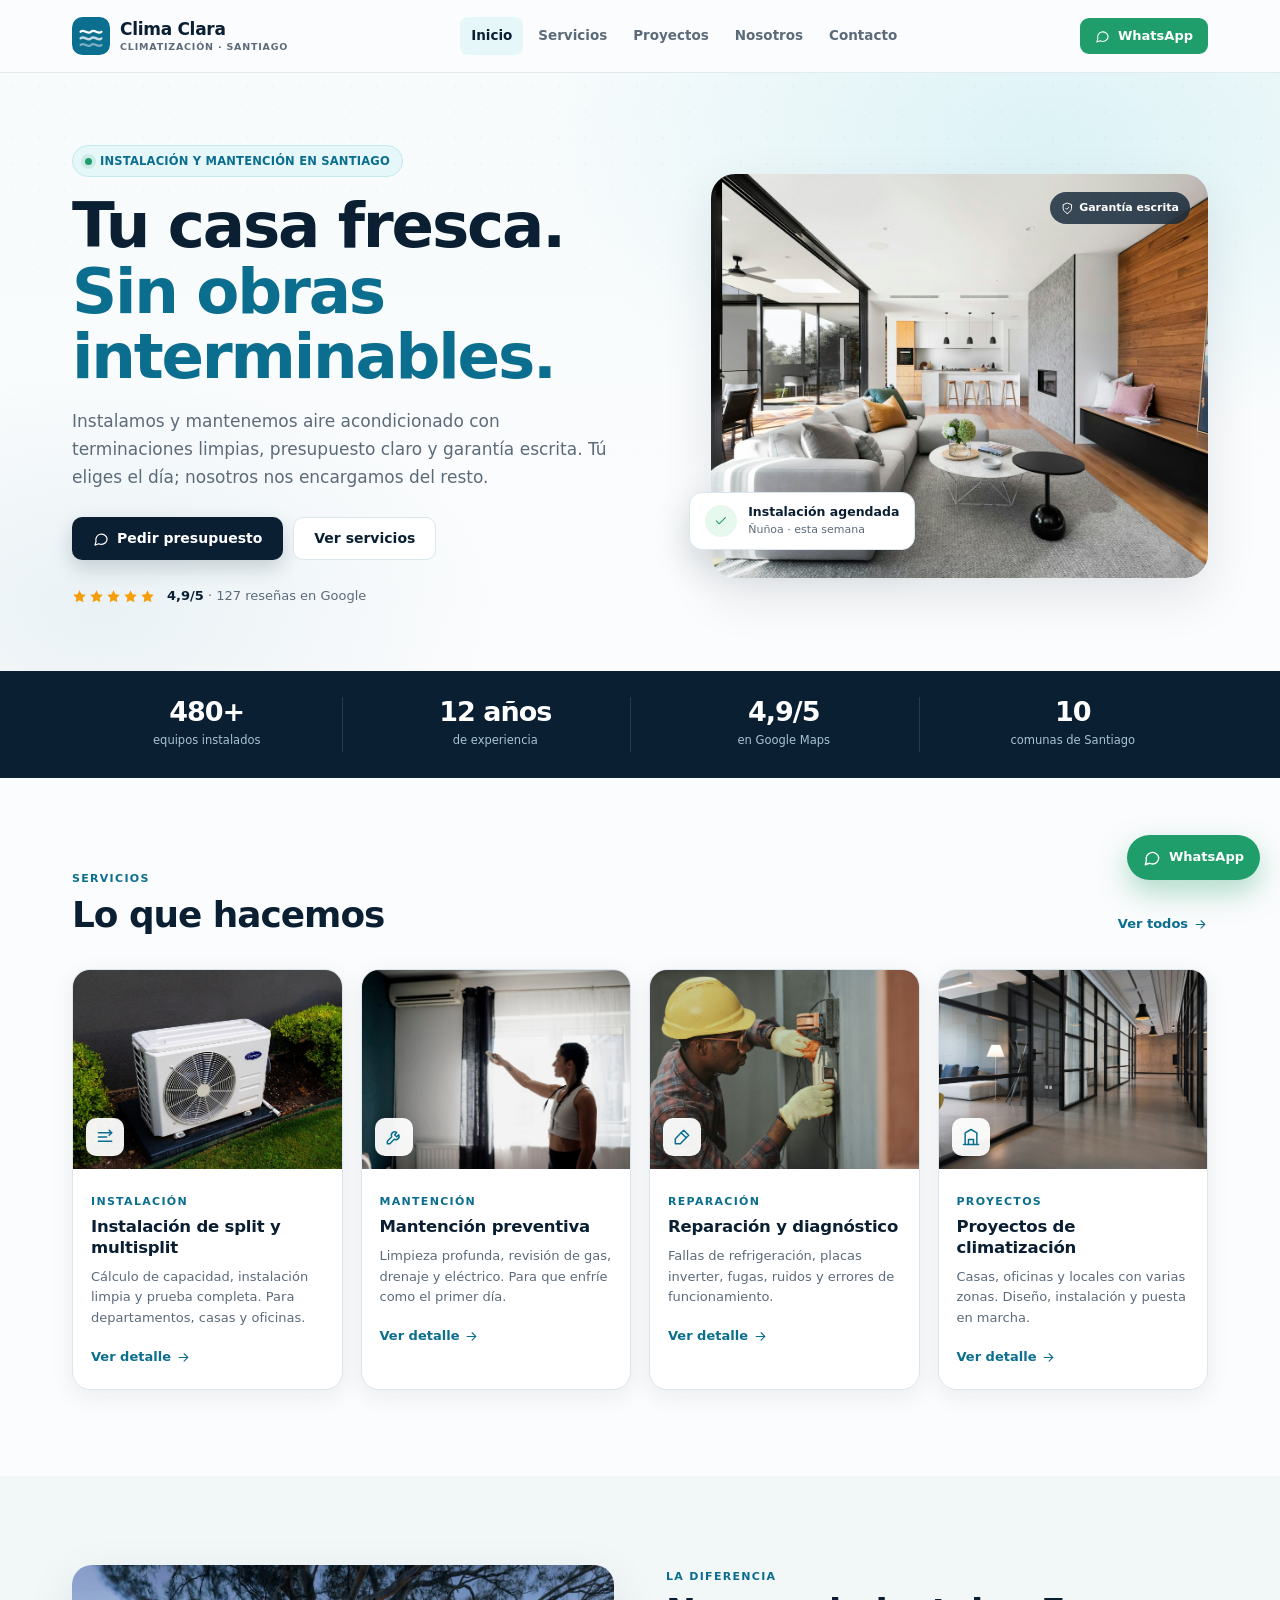
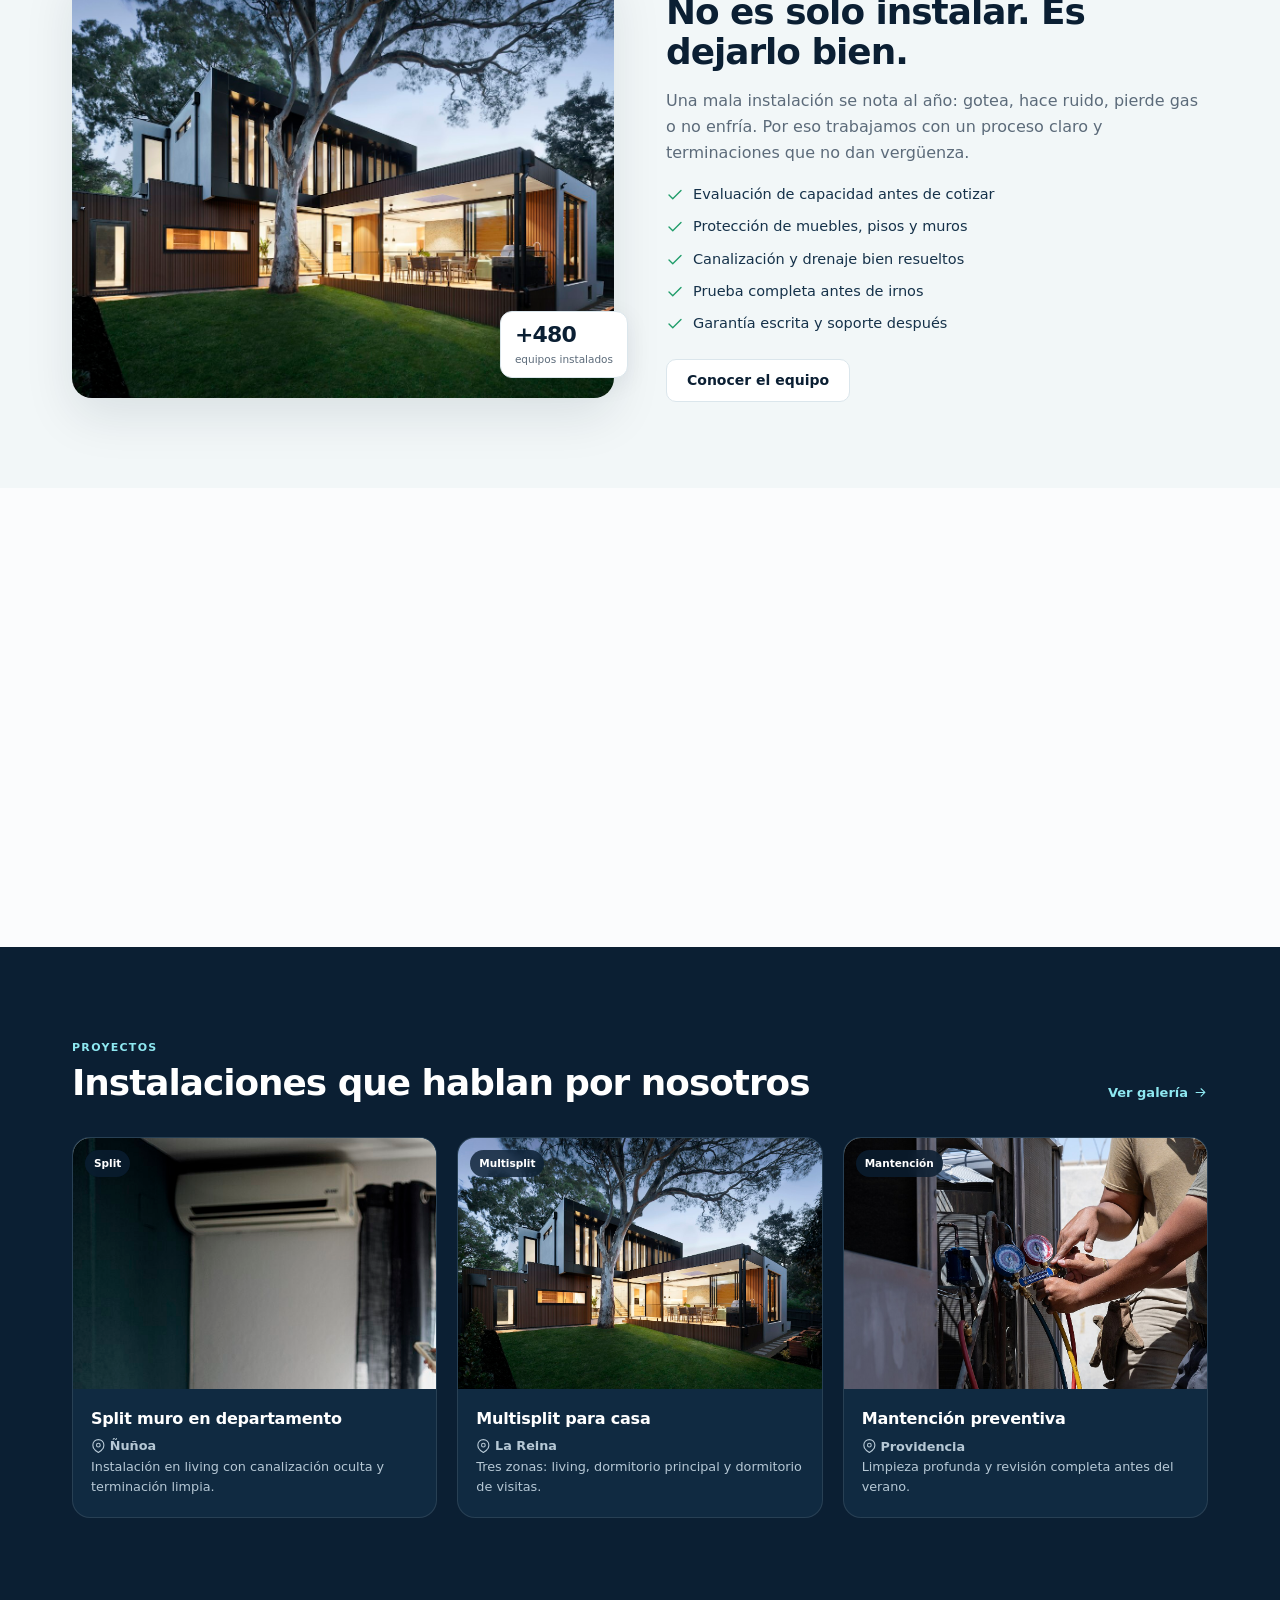
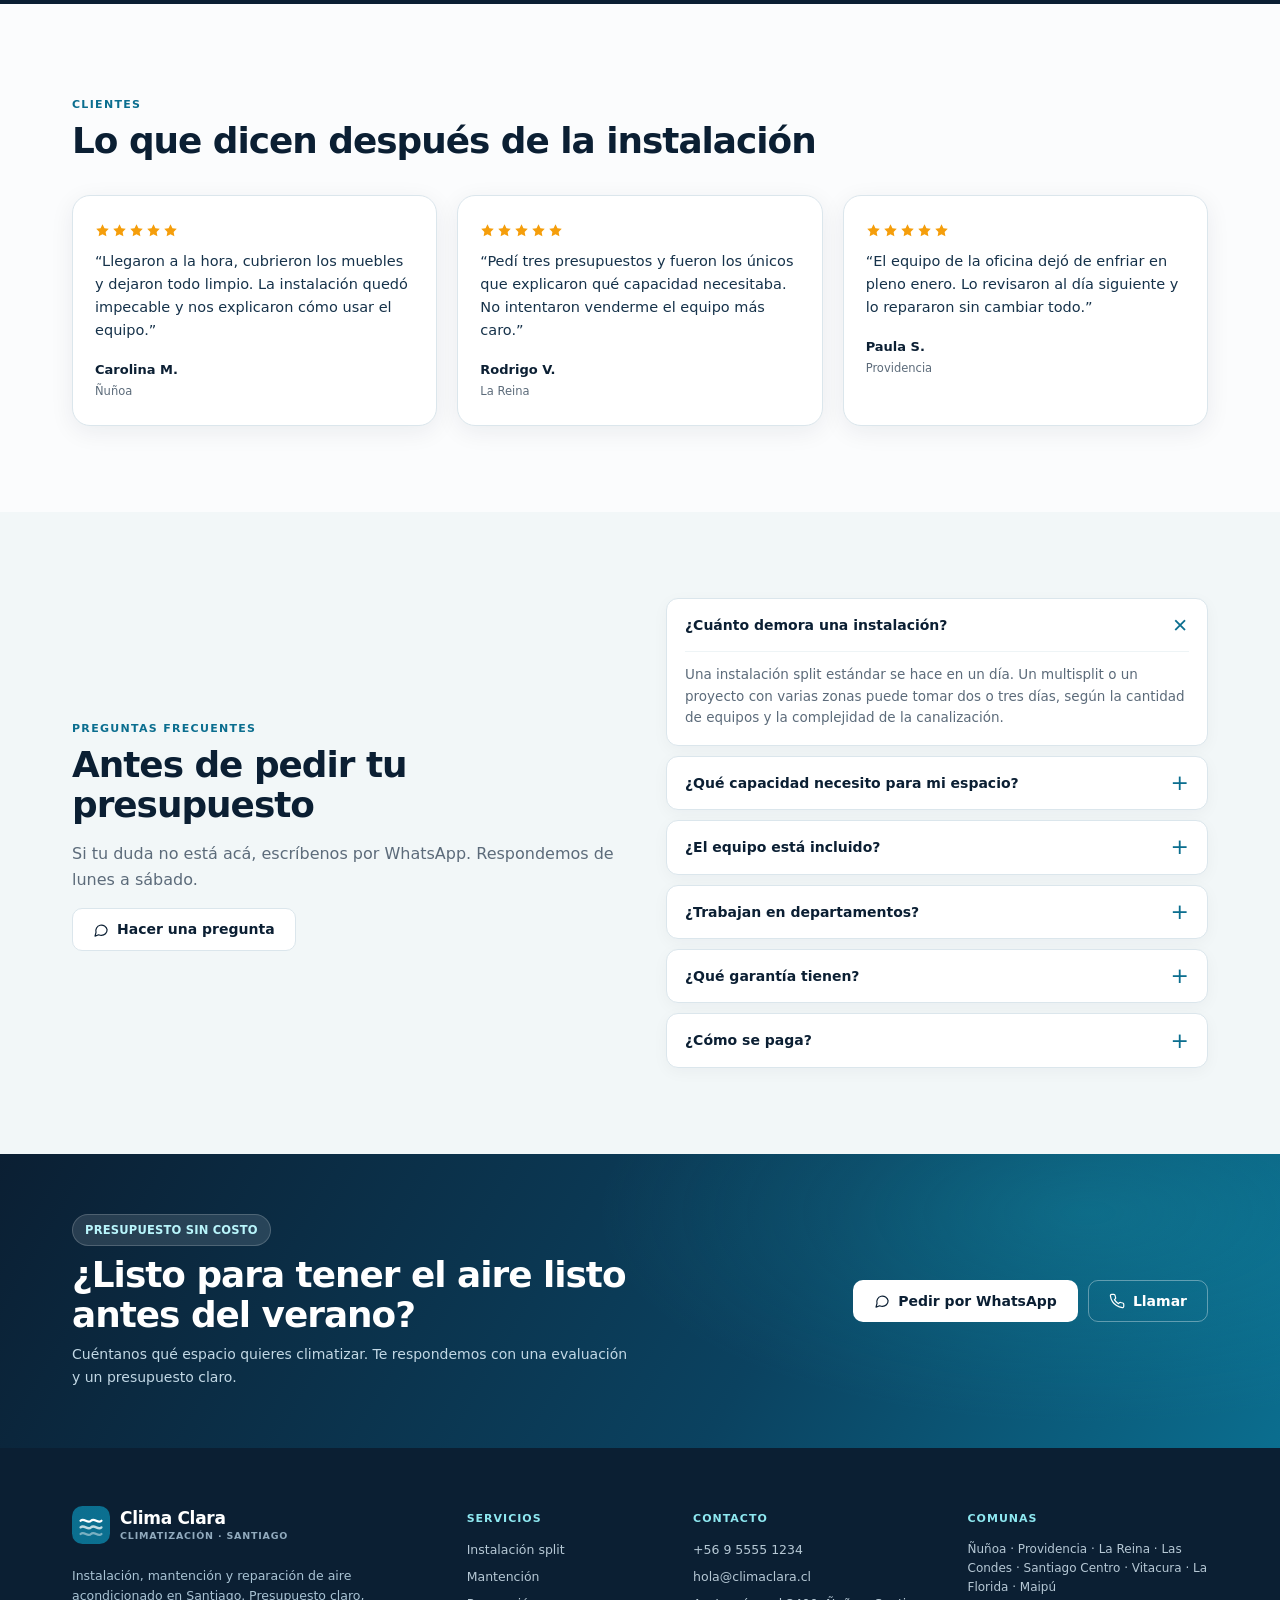
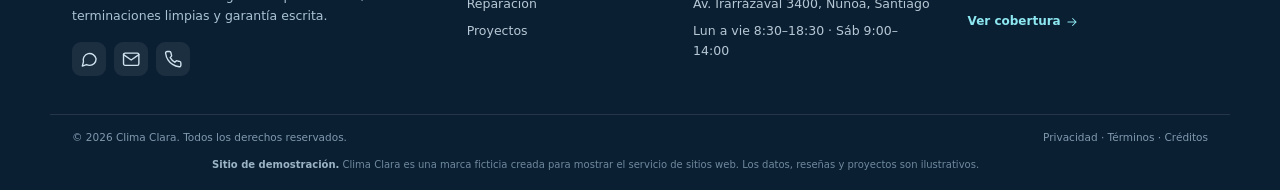
<file: index.html>
<!DOCTYPE html>
<html lang="es-CL">
<head>
<meta charset="utf-8">
<meta name="viewport" content="width=device-width, initial-scale=1">
<title>Clima Clara — Instalación y mantención de aire acondicionado en Santiago</title>
<meta name="description" content="Instalación, mantención y reparación de aire acondicionado en Ñuñoa, Providencia, La Reina y comunas de Santiago. Presupuesto claro y garantía escrita.">
<meta name="robots" content="noindex, nofollow">
<link rel="canonical" href="https://bandterritory-arch.github.io/clima-clara-demo/">
<meta name="theme-color" content="#0B1F33">
<meta property="og:type" content="website">
<meta property="og:locale" content="es_CL">
<meta property="og:site_name" content="Clima Clara">
<meta property="og:title" content="Clima Clara — Instalación y mantención de aire acondicionado en Santiago">
<meta property="og:description" content="Instalación, mantención y reparación de aire acondicionado en Ñuñoa, Providencia, La Reina y comunas de Santiago. Presupuesto claro y garantía escrita.">
<meta property="og:url" content="https://bandterritory-arch.github.io/clima-clara-demo/">
<meta property="og:image" content="https://bandterritory-arch.github.io/clima-clara-demo/img/sala.jpg">
<meta name="twitter:card" content="summary_large_image">
<link rel="icon" href="./favicon.svg" type="image/svg+xml">
<link rel="stylesheet" href="./css/estilos.css">
<script type="application/ld+json">{"@context":"https://schema.org","@type":"HVACBusiness","name":"Clima Clara","description":"Instalación, mantención y reparación de aire acondicionado en Santiago.","url":"https://bandterritory-arch.github.io/clima-clara-demo","telephone":"+56955551234","email":"hola@climaclara.cl","image":"https://bandterritory-arch.github.io/clima-clara-demo/img/sala.jpg","priceRange":"$$","address":{"@type":"PostalAddress","streetAddress":"Av. Irarrázaval 3400","addressLocality":"Ñuñoa","addressRegion":"Región Metropolitana","addressCountry":"CL"},"areaServed":[{"@type":"City","name":"Ñuñoa"},{"@type":"City","name":"Providencia"},{"@type":"City","name":"La Reina"},{"@type":"City","name":"Las Condes"},{"@type":"City","name":"Santiago Centro"},{"@type":"City","name":"Vitacura"},{"@type":"City","name":"La Florida"},{"@type":"City","name":"Maipú"},{"@type":"City","name":"San Miguel"},{"@type":"City","name":"Puente Alto"}],"openingHoursSpecification":[{"@type":"OpeningHoursSpecification","dayOfWeek":["Monday","Tuesday","Wednesday","Thursday","Friday"],"opens":"08:30","closes":"18:30"},{"@type":"OpeningHoursSpecification","dayOfWeek":"Saturday","opens":"09:00","closes":"14:00"}],"aggregateRating":{"@type":"AggregateRating","ratingValue":"4.9","reviewCount":"127"}}</script><script type="application/ld+json">{"@context":"https://schema.org","@type":"FAQPage","mainEntity":[{"@type":"Question","name":"¿Cuánto demora una instalación?","acceptedAnswer":{"@type":"Answer","text":"Una instalación split estándar se hace en un día. Un multisplit o un proyecto con varias zonas puede tomar dos o tres días, según la cantidad de equipos y la complejidad de la canalización."}},{"@type":"Question","name":"¿Qué capacidad necesito para mi espacio?","acceptedAnswer":{"@type":"Answer","text":"Depende de los metros cuadrados, la altura, la orientación, el aislamiento y la cantidad de personas. No se elige solo por metros: hacemos una evaluación rápida para recomendar la capacidad correcta."}},{"@type":"Question","name":"¿El equipo está incluido?","acceptedAnswer":{"@type":"Answer","text":"Podemos instalar el equipo que ya tienes o cotizarlo juntos. Si lo compras por tu cuenta, revisamos que la capacidad y el tipo sean adecuados antes de instalarlo."}},{"@type":"Question","name":"¿Trabajan en departamentos?","acceptedAnswer":{"@type":"Answer","text":"Sí. Coordinamos con la administración cuando se requiere permiso, horario especial o uso de espacios comunes. También cuidamos la fijación y el drenaje para no dañar muros ni generar molestias."}},{"@type":"Question","name":"¿Qué garantía tienen?","acceptedAnswer":{"@type":"Answer","text":"La instalación tiene garantía escrita de 12 meses en mano de obra. El equipo mantiene la garantía del fabricante. La mantención y reparación también quedan documentadas."}},{"@type":"Question","name":"¿Cómo se paga?","acceptedAnswer":{"@type":"Answer","text":"Aceptamos transferencia y tarjeta. Para proyectos, se paga un anticipo al agendar y el saldo al terminar la instalación y probar el equipo."}}]}</script>
</head>
<body class="">
<a class="saltar" href="#contenido">Saltar al contenido</a>
<header class="cabecera" id="cabecera">
  <div class="wrap cabecera-inner">
    <a class="logo" href="./index.html" aria-label="Clima Clara — inicio"><span class="logo-marca" aria-hidden="true">
    <svg viewBox="0 0 40 40" fill="none">
      <rect width="40" height="40" rx="11" fill="url(#g)"/>
      <path d="M9 15.5c3.7-3.7 7.3 3.7 11 0s7.3 3.7 11 0" stroke="#fff" stroke-width="2.4" stroke-linecap="round"/>
      <path d="M9 22.5c3.7-3.7 7.3 3.7 11 0s7.3 3.7 11 0" stroke="#fff" stroke-width="2.4" stroke-linecap="round" opacity=".75"/>
      <path d="M9 29.5c3.7-3.7 7.3 3.7 11 0s7.3 3.7 11 0" stroke="#fff" stroke-width="2.4" stroke-linecap="round" opacity=".45"/>
      <defs><linearGradient id="g" x1="0" y1="0" x2="40" y2="40"><stop stop-color="#0B6E8F"/><stop offset="1" stop-color="#18B6C9"/></linearGradient></defs>
    </svg>
  </span>
  <span class="logo-texto">Clima Clara<small>Climatización · Santiago</small></span></a>
    <nav class="nav" id="nav" aria-label="Navegación principal"><a href="./index.html" class="activo" aria-current="page">Inicio</a><a href="./servicios.html">Servicios</a><a href="./proyectos.html">Proyectos</a><a href="./nosotros.html">Nosotros</a><a href="./contacto.html">Contacto</a></nav>
    <div class="cabecera-acciones">
      <a class="btn btn-wa btn-chico" href="https://wa.me/56955551234?text=Hola%2C%20quiero%20pedir%20un%20presupuesto." target="_blank" rel="noopener"><svg class="icono " viewBox="0 0 24 24" fill="none" stroke="currentColor" stroke-width="1.8" stroke-linecap="round" stroke-linejoin="round" aria-hidden="true"><path d="M21 11.5a8.4 8.4 0 0 1-8.5 8.5 9 9 0 0 1-4-1L3 21l1.5-5.5a8.5 8.5 0 1 1 16.5-4z"/></svg> WhatsApp</a>
      <button class="menu-btn" id="menu-btn" aria-label="Abrir menú" aria-expanded="false" aria-controls="nav">
        <span></span><span></span><span></span>
      </button>
    </div>
  </div>
</header>
<main id="contenido">

<section class="hero">
  <div class="wrap hero-grid">
    <div class="hero-copy reveal">
      <span class="pill"><span class="punto"></span> Instalación y mantención en Santiago</span>
      <h1>Tu casa fresca. <span>Sin obras interminables.</span></h1>
      <p class="lead">Instalamos y mantenemos aire acondicionado con terminaciones limpias, presupuesto claro y garantía escrita. Tú eliges el día; nosotros nos encargamos del resto.</p>
      <div class="hero-acciones">
        <a class="btn btn-primario" href="https://wa.me/56955551234?text=Hola%2C%20quiero%20pedir%20un%20presupuesto%20de%20aire%20acondicionado." target="_blank" rel="noopener"><svg class="icono " viewBox="0 0 24 24" fill="none" stroke="currentColor" stroke-width="1.8" stroke-linecap="round" stroke-linejoin="round" aria-hidden="true"><path d="M21 11.5a8.4 8.4 0 0 1-8.5 8.5 9 9 0 0 1-4-1L3 21l1.5-5.5a8.5 8.5 0 1 1 16.5-4z"/></svg> Pedir presupuesto</a>
        <a class="btn btn-secundario" href="./servicios.html">Ver servicios</a>
      </div>
      <div class="hero-prueba">
        <div class="estrellas" aria-label="5 estrellas"><svg class="icono " viewBox="0 0 24 24" fill="none" stroke="currentColor" stroke-width="1.8" stroke-linecap="round" stroke-linejoin="round" aria-hidden="true"><path d="M12 2l3.1 6.3 6.9 1-5 4.9 1.2 6.8L12 17.8 5.8 21l1.2-6.8-5-4.9 6.9-1L12 2z"/></svg><svg class="icono " viewBox="0 0 24 24" fill="none" stroke="currentColor" stroke-width="1.8" stroke-linecap="round" stroke-linejoin="round" aria-hidden="true"><path d="M12 2l3.1 6.3 6.9 1-5 4.9 1.2 6.8L12 17.8 5.8 21l1.2-6.8-5-4.9 6.9-1L12 2z"/></svg><svg class="icono " viewBox="0 0 24 24" fill="none" stroke="currentColor" stroke-width="1.8" stroke-linecap="round" stroke-linejoin="round" aria-hidden="true"><path d="M12 2l3.1 6.3 6.9 1-5 4.9 1.2 6.8L12 17.8 5.8 21l1.2-6.8-5-4.9 6.9-1L12 2z"/></svg><svg class="icono " viewBox="0 0 24 24" fill="none" stroke="currentColor" stroke-width="1.8" stroke-linecap="round" stroke-linejoin="round" aria-hidden="true"><path d="M12 2l3.1 6.3 6.9 1-5 4.9 1.2 6.8L12 17.8 5.8 21l1.2-6.8-5-4.9 6.9-1L12 2z"/></svg><svg class="icono " viewBox="0 0 24 24" fill="none" stroke="currentColor" stroke-width="1.8" stroke-linecap="round" stroke-linejoin="round" aria-hidden="true"><path d="M12 2l3.1 6.3 6.9 1-5 4.9 1.2 6.8L12 17.8 5.8 21l1.2-6.8-5-4.9 6.9-1L12 2z"/></svg></div>
        <span><strong>4,9/5</strong> · 127 reseñas en Google</span>
      </div>
    </div>
    <div class="hero-media reveal">
      <img src="./img/sala.jpg" alt="Living climatizado con aire acondicionado" width="1400" height="950" fetchpriority="high">
      <div class="tarjeta-flotante">
        <span class="tarjeta-flotante-icono"><svg class="icono " viewBox="0 0 24 24" fill="none" stroke="currentColor" stroke-width="1.8" stroke-linecap="round" stroke-linejoin="round" aria-hidden="true"><path d="M20 6L9 17l-5-5"/></svg></span>
        <div><strong>Instalación agendada</strong><small>Ñuñoa · esta semana</small></div>
      </div>
      <div class="hero-sello"><svg class="icono " viewBox="0 0 24 24" fill="none" stroke="currentColor" stroke-width="1.8" stroke-linecap="round" stroke-linejoin="round" aria-hidden="true"><path d="M12 22s8-4 8-10V5l-8-3-8 3v7c0 6 8 10 8 10z"/><path d="M9 12l2 2 4-4"/></svg> Garantía escrita</div>
    </div>
  </div>
</section>

<section class="franja-datos">
  <div class="wrap franja-grid">
    <div><strong>480+</strong><span>equipos instalados</span></div>
    <div><strong>12 años</strong><span>de experiencia</span></div>
    <div><strong>4,9/5</strong><span>en Google Maps</span></div>
    <div><strong>10</strong><span>comunas de Santiago</span></div>
  </div>
</section>

<section class="seccion">
  <div class="wrap">
    <div class="seccion-cabecera reveal">
      <div><span class="etiqueta-mini">Servicios</span><h2>Lo que hacemos</h2></div>
      <a class="enlace-flecha" href="./servicios.html">Ver todos <svg class="icono " viewBox="0 0 24 24" fill="none" stroke="currentColor" stroke-width="1.8" stroke-linecap="round" stroke-linejoin="round" aria-hidden="true"><path d="M5 12h14M13 6l6 6-6 6"/></svg></a>
    </div>
    <div class="grid-servicios"><article class="servicio-card reveal">
  <div class="servicio-img"><img src="./img/unidad-exterior.jpg" alt="Instalación de split y multisplit" loading="lazy" width="800" height="520"><span class="servicio-icono"><svg class="icono " viewBox="0 0 24 24" fill="none" stroke="currentColor" stroke-width="1.8" stroke-linecap="round" stroke-linejoin="round" aria-hidden="true"><path d="M4 7h16M4 12h10M4 17h16"/><path d="M17 4l3 3-3 3"/></svg></span></div>
  <div class="servicio-cuerpo">
    <span class="etiqueta-mini">Instalación</span>
    <h3>Instalación de split y multisplit</h3>
    <p>Cálculo de capacidad, instalación limpia y prueba completa. Para departamentos, casas y oficinas.</p>
    <a class="enlace-flecha" href="./servicios.html#instalacion">Ver detalle <svg class="icono " viewBox="0 0 24 24" fill="none" stroke="currentColor" stroke-width="1.8" stroke-linecap="round" stroke-linejoin="round" aria-hidden="true"><path d="M5 12h14M13 6l6 6-6 6"/></svg></a>
  </div>
</article><article class="servicio-card reveal">
  <div class="servicio-img"><img src="./img/split-muro.jpg" alt="Mantención preventiva" loading="lazy" width="800" height="520"><span class="servicio-icono"><svg class="icono " viewBox="0 0 24 24" fill="none" stroke="currentColor" stroke-width="1.8" stroke-linecap="round" stroke-linejoin="round" aria-hidden="true"><path d="M14.7 6.3a4 4 0 0 0-5.4 5.4L4 17v3h3l5.3-5.3a4 4 0 0 0 5.4-5.4l-2.5 2.5-2.5-2.5 2.5-2.5z"/></svg></span></div>
  <div class="servicio-cuerpo">
    <span class="etiqueta-mini">Mantención</span>
    <h3>Mantención preventiva</h3>
    <p>Limpieza profunda, revisión de gas, drenaje y eléctrico. Para que enfríe como el primer día.</p>
    <a class="enlace-flecha" href="./servicios.html#mantencion">Ver detalle <svg class="icono " viewBox="0 0 24 24" fill="none" stroke="currentColor" stroke-width="1.8" stroke-linecap="round" stroke-linejoin="round" aria-hidden="true"><path d="M5 12h14M13 6l6 6-6 6"/></svg></a>
  </div>
</article><article class="servicio-card reveal">
  <div class="servicio-img"><img src="./img/hero.jpg" alt="Reparación y diagnóstico" loading="lazy" width="800" height="520"><span class="servicio-icono"><svg class="icono " viewBox="0 0 24 24" fill="none" stroke="currentColor" stroke-width="1.8" stroke-linecap="round" stroke-linejoin="round" aria-hidden="true"><path d="M14 4l6 6-3 3-6-6 3-3z"/><path d="M11 7L4 14v6h6l7-7"/></svg></span></div>
  <div class="servicio-cuerpo">
    <span class="etiqueta-mini">Reparación</span>
    <h3>Reparación y diagnóstico</h3>
    <p>Fallas de refrigeración, placas inverter, fugas, ruidos y errores de funcionamiento.</p>
    <a class="enlace-flecha" href="./servicios.html#reparacion">Ver detalle <svg class="icono " viewBox="0 0 24 24" fill="none" stroke="currentColor" stroke-width="1.8" stroke-linecap="round" stroke-linejoin="round" aria-hidden="true"><path d="M5 12h14M13 6l6 6-6 6"/></svg></a>
  </div>
</article><article class="servicio-card reveal">
  <div class="servicio-img"><img src="./img/oficina.jpg" alt="Proyectos de climatización" loading="lazy" width="800" height="520"><span class="servicio-icono"><svg class="icono " viewBox="0 0 24 24" fill="none" stroke="currentColor" stroke-width="1.8" stroke-linecap="round" stroke-linejoin="round" aria-hidden="true"><path d="M3 21h18M5 21V7l7-4 7 4v14"/><path d="M9 21v-6h6v6"/></svg></span></div>
  <div class="servicio-cuerpo">
    <span class="etiqueta-mini">Proyectos</span>
    <h3>Proyectos de climatización</h3>
    <p>Casas, oficinas y locales con varias zonas. Diseño, instalación y puesta en marcha.</p>
    <a class="enlace-flecha" href="./servicios.html#proyectos">Ver detalle <svg class="icono " viewBox="0 0 24 24" fill="none" stroke="currentColor" stroke-width="1.8" stroke-linecap="round" stroke-linejoin="round" aria-hidden="true"><path d="M5 12h14M13 6l6 6-6 6"/></svg></a>
  </div>
</article></div>
  </div>
</section>

<section class="seccion seccion-suave">
  <div class="wrap grid-2">
    <div class="imagen-marco reveal">
      <img src="./img/casa.jpg" alt="Casa climatizada en Santiago" loading="lazy" width="1200" height="800">
      <div class="marco-dato"><strong>+480</strong><span>equipos instalados</span></div>
    </div>
    <div class="reveal">
      <span class="etiqueta-mini">La diferencia</span>
      <h2>No es solo instalar. Es dejarlo bien.</h2>
      <p class="texto-gris">Una mala instalación se nota al año: gotea, hace ruido, pierde gas o no enfría. Por eso trabajamos con un proceso claro y terminaciones que no dan vergüenza.</p>
      <ul class="lista-check">
        <li><svg class="icono " viewBox="0 0 24 24" fill="none" stroke="currentColor" stroke-width="1.8" stroke-linecap="round" stroke-linejoin="round" aria-hidden="true"><path d="M20 6L9 17l-5-5"/></svg> Evaluación de capacidad antes de cotizar</li>
        <li><svg class="icono " viewBox="0 0 24 24" fill="none" stroke="currentColor" stroke-width="1.8" stroke-linecap="round" stroke-linejoin="round" aria-hidden="true"><path d="M20 6L9 17l-5-5"/></svg> Protección de muebles, pisos y muros</li>
        <li><svg class="icono " viewBox="0 0 24 24" fill="none" stroke="currentColor" stroke-width="1.8" stroke-linecap="round" stroke-linejoin="round" aria-hidden="true"><path d="M20 6L9 17l-5-5"/></svg> Canalización y drenaje bien resueltos</li>
        <li><svg class="icono " viewBox="0 0 24 24" fill="none" stroke="currentColor" stroke-width="1.8" stroke-linecap="round" stroke-linejoin="round" aria-hidden="true"><path d="M20 6L9 17l-5-5"/></svg> Prueba completa antes de irnos</li>
        <li><svg class="icono " viewBox="0 0 24 24" fill="none" stroke="currentColor" stroke-width="1.8" stroke-linecap="round" stroke-linejoin="round" aria-hidden="true"><path d="M20 6L9 17l-5-5"/></svg> Garantía escrita y soporte después</li>
      </ul>
      <a class="btn btn-secundario" href="./nosotros.html">Conocer el equipo</a>
    </div>
  </div>
</section>

<section class="seccion">
  <div class="wrap">
    <div class="seccion-cabecera reveal">
      <div><span class="etiqueta-mini">Cómo funciona</span><h2>De un mensaje a tu equipo funcionando</h2></div>
    </div>
    <div class="pasos-grid">
      <div class="paso-card reveal"><span class="paso-num">01</span><h3>Cuéntanos</h3><p>Escríbenos por WhatsApp con una foto del espacio y la comuna. Te damos una primera orientación.</p></div>
      <div class="paso-card reveal"><span class="paso-num">02</span><h3>Evaluamos</h3><p>Revisamos metros, orientación y necesidades para recomendar la capacidad correcta.</p></div>
      <div class="paso-card reveal"><span class="paso-num">03</span><h3>Presupuesto claro</h3><p>Equipo, instalación, materiales y plazo por escrito. Sin sorpresas al final.</p></div>
      <div class="paso-card reveal"><span class="paso-num">04</span><h3>Instalamos</h3><p>Llegamos a la hora, cuidamos la casa, probamos todo y te explicamos cómo usarlo.</p></div>
    </div>
  </div>
</section>

<section class="seccion seccion-oscura">
  <div class="wrap">
    <div class="seccion-cabecera seccion-cabecera-clara reveal">
      <div><span class="etiqueta-mini etiqueta-clara">Proyectos</span><h2>Instalaciones que hablan por nosotros</h2></div>
      <a class="enlace-flecha enlace-claro" href="./proyectos.html">Ver galería <svg class="icono " viewBox="0 0 24 24" fill="none" stroke="currentColor" stroke-width="1.8" stroke-linecap="round" stroke-linejoin="round" aria-hidden="true"><path d="M5 12h14M13 6l6 6-6 6"/></svg></a>
    </div>
    <div class="grid-proyectos"><article class="proyecto-card reveal" data-categoria="Split">
  <div class="proyecto-img"><img src="./img/split-muro-detalle.jpg" alt="Split muro en departamento en Ñuñoa" loading="lazy" width="900" height="600"><span class="proyecto-tag">Split</span></div>
  <div class="proyecto-cuerpo">
    <h3>Split muro en departamento</h3>
    <p class="proyecto-comuna"><svg class="icono " viewBox="0 0 24 24" fill="none" stroke="currentColor" stroke-width="1.8" stroke-linecap="round" stroke-linejoin="round" aria-hidden="true"><path d="M21 10c0 7-9 12-9 12s-9-5-9-12a9 9 0 0 1 18 0z"/><circle cx="12" cy="10" r="3"/></svg> Ñuñoa</p>
    <p>Instalación en living con canalización oculta y terminación limpia.</p>
  </div>
</article><article class="proyecto-card reveal" data-categoria="Multisplit">
  <div class="proyecto-img"><img src="./img/casa.jpg" alt="Multisplit para casa en La Reina" loading="lazy" width="900" height="600"><span class="proyecto-tag">Multisplit</span></div>
  <div class="proyecto-cuerpo">
    <h3>Multisplit para casa</h3>
    <p class="proyecto-comuna"><svg class="icono " viewBox="0 0 24 24" fill="none" stroke="currentColor" stroke-width="1.8" stroke-linecap="round" stroke-linejoin="round" aria-hidden="true"><path d="M21 10c0 7-9 12-9 12s-9-5-9-12a9 9 0 0 1 18 0z"/><circle cx="12" cy="10" r="3"/></svg> La Reina</p>
    <p>Tres zonas: living, dormitorio principal y dormitorio de visitas.</p>
  </div>
</article><article class="proyecto-card reveal" data-categoria="Mantención">
  <div class="proyecto-img"><img src="./img/manometros.jpg" alt="Mantención preventiva en Providencia" loading="lazy" width="900" height="600"><span class="proyecto-tag">Mantención</span></div>
  <div class="proyecto-cuerpo">
    <h3>Mantención preventiva</h3>
    <p class="proyecto-comuna"><svg class="icono " viewBox="0 0 24 24" fill="none" stroke="currentColor" stroke-width="1.8" stroke-linecap="round" stroke-linejoin="round" aria-hidden="true"><path d="M21 10c0 7-9 12-9 12s-9-5-9-12a9 9 0 0 1 18 0z"/><circle cx="12" cy="10" r="3"/></svg> Providencia</p>
    <p>Limpieza profunda y revisión completa antes del verano.</p>
  </div>
</article></div>
  </div>
</section>

<section class="seccion">
  <div class="wrap">
    <div class="seccion-cabecera reveal">
      <div><span class="etiqueta-mini">Clientes</span><h2>Lo que dicen después de la instalación</h2></div>
    </div>
    <div class="grid-testimonios">
      <blockquote class="testimonio reveal"><div class="estrellas"><svg class="icono " viewBox="0 0 24 24" fill="none" stroke="currentColor" stroke-width="1.8" stroke-linecap="round" stroke-linejoin="round" aria-hidden="true"><path d="M12 2l3.1 6.3 6.9 1-5 4.9 1.2 6.8L12 17.8 5.8 21l1.2-6.8-5-4.9 6.9-1L12 2z"/></svg><svg class="icono " viewBox="0 0 24 24" fill="none" stroke="currentColor" stroke-width="1.8" stroke-linecap="round" stroke-linejoin="round" aria-hidden="true"><path d="M12 2l3.1 6.3 6.9 1-5 4.9 1.2 6.8L12 17.8 5.8 21l1.2-6.8-5-4.9 6.9-1L12 2z"/></svg><svg class="icono " viewBox="0 0 24 24" fill="none" stroke="currentColor" stroke-width="1.8" stroke-linecap="round" stroke-linejoin="round" aria-hidden="true"><path d="M12 2l3.1 6.3 6.9 1-5 4.9 1.2 6.8L12 17.8 5.8 21l1.2-6.8-5-4.9 6.9-1L12 2z"/></svg><svg class="icono " viewBox="0 0 24 24" fill="none" stroke="currentColor" stroke-width="1.8" stroke-linecap="round" stroke-linejoin="round" aria-hidden="true"><path d="M12 2l3.1 6.3 6.9 1-5 4.9 1.2 6.8L12 17.8 5.8 21l1.2-6.8-5-4.9 6.9-1L12 2z"/></svg><svg class="icono " viewBox="0 0 24 24" fill="none" stroke="currentColor" stroke-width="1.8" stroke-linecap="round" stroke-linejoin="round" aria-hidden="true"><path d="M12 2l3.1 6.3 6.9 1-5 4.9 1.2 6.8L12 17.8 5.8 21l1.2-6.8-5-4.9 6.9-1L12 2z"/></svg></div><p>“Llegaron a la hora, cubrieron los muebles y dejaron todo limpio. La instalación quedó impecable y nos explicaron cómo usar el equipo.”</p><footer><strong>Carolina M.</strong><span>Ñuñoa</span></footer></blockquote><blockquote class="testimonio reveal"><div class="estrellas"><svg class="icono " viewBox="0 0 24 24" fill="none" stroke="currentColor" stroke-width="1.8" stroke-linecap="round" stroke-linejoin="round" aria-hidden="true"><path d="M12 2l3.1 6.3 6.9 1-5 4.9 1.2 6.8L12 17.8 5.8 21l1.2-6.8-5-4.9 6.9-1L12 2z"/></svg><svg class="icono " viewBox="0 0 24 24" fill="none" stroke="currentColor" stroke-width="1.8" stroke-linecap="round" stroke-linejoin="round" aria-hidden="true"><path d="M12 2l3.1 6.3 6.9 1-5 4.9 1.2 6.8L12 17.8 5.8 21l1.2-6.8-5-4.9 6.9-1L12 2z"/></svg><svg class="icono " viewBox="0 0 24 24" fill="none" stroke="currentColor" stroke-width="1.8" stroke-linecap="round" stroke-linejoin="round" aria-hidden="true"><path d="M12 2l3.1 6.3 6.9 1-5 4.9 1.2 6.8L12 17.8 5.8 21l1.2-6.8-5-4.9 6.9-1L12 2z"/></svg><svg class="icono " viewBox="0 0 24 24" fill="none" stroke="currentColor" stroke-width="1.8" stroke-linecap="round" stroke-linejoin="round" aria-hidden="true"><path d="M12 2l3.1 6.3 6.9 1-5 4.9 1.2 6.8L12 17.8 5.8 21l1.2-6.8-5-4.9 6.9-1L12 2z"/></svg><svg class="icono " viewBox="0 0 24 24" fill="none" stroke="currentColor" stroke-width="1.8" stroke-linecap="round" stroke-linejoin="round" aria-hidden="true"><path d="M12 2l3.1 6.3 6.9 1-5 4.9 1.2 6.8L12 17.8 5.8 21l1.2-6.8-5-4.9 6.9-1L12 2z"/></svg></div><p>“Pedí tres presupuestos y fueron los únicos que explicaron qué capacidad necesitaba. No intentaron venderme el equipo más caro.”</p><footer><strong>Rodrigo V.</strong><span>La Reina</span></footer></blockquote><blockquote class="testimonio reveal"><div class="estrellas"><svg class="icono " viewBox="0 0 24 24" fill="none" stroke="currentColor" stroke-width="1.8" stroke-linecap="round" stroke-linejoin="round" aria-hidden="true"><path d="M12 2l3.1 6.3 6.9 1-5 4.9 1.2 6.8L12 17.8 5.8 21l1.2-6.8-5-4.9 6.9-1L12 2z"/></svg><svg class="icono " viewBox="0 0 24 24" fill="none" stroke="currentColor" stroke-width="1.8" stroke-linecap="round" stroke-linejoin="round" aria-hidden="true"><path d="M12 2l3.1 6.3 6.9 1-5 4.9 1.2 6.8L12 17.8 5.8 21l1.2-6.8-5-4.9 6.9-1L12 2z"/></svg><svg class="icono " viewBox="0 0 24 24" fill="none" stroke="currentColor" stroke-width="1.8" stroke-linecap="round" stroke-linejoin="round" aria-hidden="true"><path d="M12 2l3.1 6.3 6.9 1-5 4.9 1.2 6.8L12 17.8 5.8 21l1.2-6.8-5-4.9 6.9-1L12 2z"/></svg><svg class="icono " viewBox="0 0 24 24" fill="none" stroke="currentColor" stroke-width="1.8" stroke-linecap="round" stroke-linejoin="round" aria-hidden="true"><path d="M12 2l3.1 6.3 6.9 1-5 4.9 1.2 6.8L12 17.8 5.8 21l1.2-6.8-5-4.9 6.9-1L12 2z"/></svg><svg class="icono " viewBox="0 0 24 24" fill="none" stroke="currentColor" stroke-width="1.8" stroke-linecap="round" stroke-linejoin="round" aria-hidden="true"><path d="M12 2l3.1 6.3 6.9 1-5 4.9 1.2 6.8L12 17.8 5.8 21l1.2-6.8-5-4.9 6.9-1L12 2z"/></svg></div><p>“El equipo de la oficina dejó de enfriar en pleno enero. Lo revisaron al día siguiente y lo repararon sin cambiar todo.”</p><footer><strong>Paula S.</strong><span>Providencia</span></footer></blockquote>
    </div>
  </div>
</section>

<section class="seccion seccion-suave">
  <div class="wrap grid-2">
    <div class="reveal">
      <span class="etiqueta-mini">Preguntas frecuentes</span>
      <h2>Antes de pedir tu presupuesto</h2>
      <p class="texto-gris">Si tu duda no está acá, escríbenos por WhatsApp. Respondemos de lunes a sábado.</p>
      <a class="btn btn-secundario" href="https://wa.me/56955551234?text=Hola%2C%20tengo%20una%20duda%20sobre%20la%20instalaci%C3%B3n%20de%20aire%20acondicionado." target="_blank" rel="noopener"><svg class="icono " viewBox="0 0 24 24" fill="none" stroke="currentColor" stroke-width="1.8" stroke-linecap="round" stroke-linejoin="round" aria-hidden="true"><path d="M21 11.5a8.4 8.4 0 0 1-8.5 8.5 9 9 0 0 1-4-1L3 21l1.5-5.5a8.5 8.5 0 1 1 16.5-4z"/></svg> Hacer una pregunta</a>
    </div>
    <div class="faq-lista reveal"><details class="faq" open>
    <summary>¿Cuánto demora una instalación?<span class="faq-mas">+</span></summary>
    <div class="faq-respuesta"><p>Una instalación split estándar se hace en un día. Un multisplit o un proyecto con varias zonas puede tomar dos o tres días, según la cantidad de equipos y la complejidad de la canalización.</p></div>
  </details><details class="faq">
    <summary>¿Qué capacidad necesito para mi espacio?<span class="faq-mas">+</span></summary>
    <div class="faq-respuesta"><p>Depende de los metros cuadrados, la altura, la orientación, el aislamiento y la cantidad de personas. No se elige solo por metros: hacemos una evaluación rápida para recomendar la capacidad correcta.</p></div>
  </details><details class="faq">
    <summary>¿El equipo está incluido?<span class="faq-mas">+</span></summary>
    <div class="faq-respuesta"><p>Podemos instalar el equipo que ya tienes o cotizarlo juntos. Si lo compras por tu cuenta, revisamos que la capacidad y el tipo sean adecuados antes de instalarlo.</p></div>
  </details><details class="faq">
    <summary>¿Trabajan en departamentos?<span class="faq-mas">+</span></summary>
    <div class="faq-respuesta"><p>Sí. Coordinamos con la administración cuando se requiere permiso, horario especial o uso de espacios comunes. También cuidamos la fijación y el drenaje para no dañar muros ni generar molestias.</p></div>
  </details><details class="faq">
    <summary>¿Qué garantía tienen?<span class="faq-mas">+</span></summary>
    <div class="faq-respuesta"><p>La instalación tiene garantía escrita de 12 meses en mano de obra. El equipo mantiene la garantía del fabricante. La mantención y reparación también quedan documentadas.</p></div>
  </details><details class="faq">
    <summary>¿Cómo se paga?<span class="faq-mas">+</span></summary>
    <div class="faq-respuesta"><p>Aceptamos transferencia y tarjeta. Para proyectos, se paga un anticipo al agendar y el saldo al terminar la instalación y probar el equipo.</p></div>
  </details></div>
  </div>
</section>

<section class="cta-banda">
  <div class="wrap cta-banda-inner">
    <div>
      <span class="pill pill-claro">Presupuesto sin costo</span>
      <h2>¿Listo para tener el aire listo antes del verano?</h2>
      <p>Cuéntanos qué espacio quieres climatizar. Te respondemos con una evaluación y un presupuesto claro.</p>
    </div>
    <div class="cta-banda-acciones">
      <a class="btn btn-blanco" href="https://wa.me/56955551234?text=Hola%2C%20quiero%20pedir%20un%20presupuesto%20de%20aire%20acondicionado." target="_blank" rel="noopener"><svg class="icono " viewBox="0 0 24 24" fill="none" stroke="currentColor" stroke-width="1.8" stroke-linecap="round" stroke-linejoin="round" aria-hidden="true"><path d="M21 11.5a8.4 8.4 0 0 1-8.5 8.5 9 9 0 0 1-4-1L3 21l1.5-5.5a8.5 8.5 0 1 1 16.5-4z"/></svg> Pedir por WhatsApp</a>
      <a class="btn btn-borde-blanco" href="tel:+56955551234"><svg class="icono " viewBox="0 0 24 24" fill="none" stroke="currentColor" stroke-width="1.8" stroke-linecap="round" stroke-linejoin="round" aria-hidden="true"><path d="M22 16.9v3a2 2 0 0 1-2.2 2 19.8 19.8 0 0 1-8.6-3.1 19.5 19.5 0 0 1-6-6A19.8 19.8 0 0 1 2.1 4.2 2 2 0 0 1 4.1 2h3a2 2 0 0 1 2 1.7c.1 1 .4 1.9.7 2.8a2 2 0 0 1-.4 2.1L8.1 9.9a16 16 0 0 0 6 6l1.3-1.3a2 2 0 0 1 2.1-.4c.9.3 1.8.6 2.8.7a2 2 0 0 1 1.7 2z"/></svg> Llamar</a>
    </div>
  </div>
</section>

</main>
<footer class="pie-sitio">
  <div class="wrap pie-grid">
    <div>
      <a class="logo logo-pie" href="./index.html"><span class="logo-marca" aria-hidden="true">
    <svg viewBox="0 0 40 40" fill="none">
      <rect width="40" height="40" rx="11" fill="url(#g)"/>
      <path d="M9 15.5c3.7-3.7 7.3 3.7 11 0s7.3 3.7 11 0" stroke="#fff" stroke-width="2.4" stroke-linecap="round"/>
      <path d="M9 22.5c3.7-3.7 7.3 3.7 11 0s7.3 3.7 11 0" stroke="#fff" stroke-width="2.4" stroke-linecap="round" opacity=".75"/>
      <path d="M9 29.5c3.7-3.7 7.3 3.7 11 0s7.3 3.7 11 0" stroke="#fff" stroke-width="2.4" stroke-linecap="round" opacity=".45"/>
      <defs><linearGradient id="g" x1="0" y1="0" x2="40" y2="40"><stop stop-color="#0B6E8F"/><stop offset="1" stop-color="#18B6C9"/></linearGradient></defs>
    </svg>
  </span>
  <span class="logo-texto">Clima Clara<small>Climatización · Santiago</small></span></a>
      <p class="pie-texto">Instalación, mantención y reparación de aire acondicionado en Santiago. Presupuesto claro, terminaciones limpias y garantía escrita.</p>
      <div class="pie-redes">
        <a href="https://wa.me/56955551234?text=Hola%2C%20quiero%20pedir%20un%20presupuesto." target="_blank" rel="noopener" aria-label="WhatsApp"><svg class="icono " viewBox="0 0 24 24" fill="none" stroke="currentColor" stroke-width="1.8" stroke-linecap="round" stroke-linejoin="round" aria-hidden="true"><path d="M21 11.5a8.4 8.4 0 0 1-8.5 8.5 9 9 0 0 1-4-1L3 21l1.5-5.5a8.5 8.5 0 1 1 16.5-4z"/></svg></a>
        <a href="mailto:hola@climaclara.cl" aria-label="Correo"><svg class="icono " viewBox="0 0 24 24" fill="none" stroke="currentColor" stroke-width="1.8" stroke-linecap="round" stroke-linejoin="round" aria-hidden="true"><rect x="2" y="4" width="20" height="16" rx="2"/><path d="M22 6l-10 7L2 6"/></svg></a>
        <a href="tel:+56955551234" aria-label="Teléfono"><svg class="icono " viewBox="0 0 24 24" fill="none" stroke="currentColor" stroke-width="1.8" stroke-linecap="round" stroke-linejoin="round" aria-hidden="true"><path d="M22 16.9v3a2 2 0 0 1-2.2 2 19.8 19.8 0 0 1-8.6-3.1 19.5 19.5 0 0 1-6-6A19.8 19.8 0 0 1 2.1 4.2 2 2 0 0 1 4.1 2h3a2 2 0 0 1 2 1.7c.1 1 .4 1.9.7 2.8a2 2 0 0 1-.4 2.1L8.1 9.9a16 16 0 0 0 6 6l1.3-1.3a2 2 0 0 1 2.1-.4c.9.3 1.8.6 2.8.7a2 2 0 0 1 1.7 2z"/></svg></a>
      </div>
    </div>
    <div>
      <h3>Servicios</h3>
      <ul>
        <li><a href="./servicios.html#instalacion">Instalación split</a></li>
        <li><a href="./servicios.html#mantencion">Mantención</a></li>
        <li><a href="./servicios.html#reparacion">Reparación</a></li>
        <li><a href="./servicios.html#proyectos">Proyectos</a></li>
      </ul>
    </div>
    <div>
      <h3>Contacto</h3>
      <ul>
        <li><a href="tel:+56955551234">+56 9 5555 1234</a></li>
        <li><a href="mailto:hola@climaclara.cl">hola@climaclara.cl</a></li>
        <li>Av. Irarrázaval 3400, Ñuñoa, Santiago</li>
        <li>Lun a vie 8:30–18:30 · Sáb 9:00–14:00</li>
      </ul>
    </div>
    <div>
      <h3>Comunas</h3>
      <p class="pie-comunas">Ñuñoa · Providencia · La Reina · Las Condes · Santiago Centro · Vitacura · La Florida · Maipú</p>
      <a class="pie-link" href="./contacto.html">Ver cobertura <svg class="icono " viewBox="0 0 24 24" fill="none" stroke="currentColor" stroke-width="1.8" stroke-linecap="round" stroke-linejoin="round" aria-hidden="true"><path d="M5 12h14M13 6l6 6-6 6"/></svg></a>
    </div>
  </div>
  <div class="wrap pie-base">
    <span>© 2026 Clima Clara. Todos los derechos reservados.</span>
    <span><a href="./privacidad.html">Privacidad</a> · <a href="./terminos.html">Términos</a> · <a href="./creditos.html">Créditos</a></span>
  </div>
  <div class="wrap demo-aviso">
    <strong>Sitio de demostración.</strong> Clima Clara es una marca ficticia creada para mostrar el servicio de sitios web.
    Los datos, reseñas y proyectos son ilustrativos.
  </div>
</footer>
<a class="wa-flotante" href="https://wa.me/56955551234?text=Hola%2C%20quiero%20pedir%20un%20presupuesto%20de%20aire%20acondicionado." target="_blank" rel="noopener" aria-label="Escribir por WhatsApp">
  <svg class="icono " viewBox="0 0 24 24" fill="none" stroke="currentColor" stroke-width="1.8" stroke-linecap="round" stroke-linejoin="round" aria-hidden="true"><path d="M21 11.5a8.4 8.4 0 0 1-8.5 8.5 9 9 0 0 1-4-1L3 21l1.5-5.5a8.5 8.5 0 1 1 16.5-4z"/></svg><span>WhatsApp</span>
</a>
<script src="./js/sitio.js"></script>
</body>
</html>
</file>
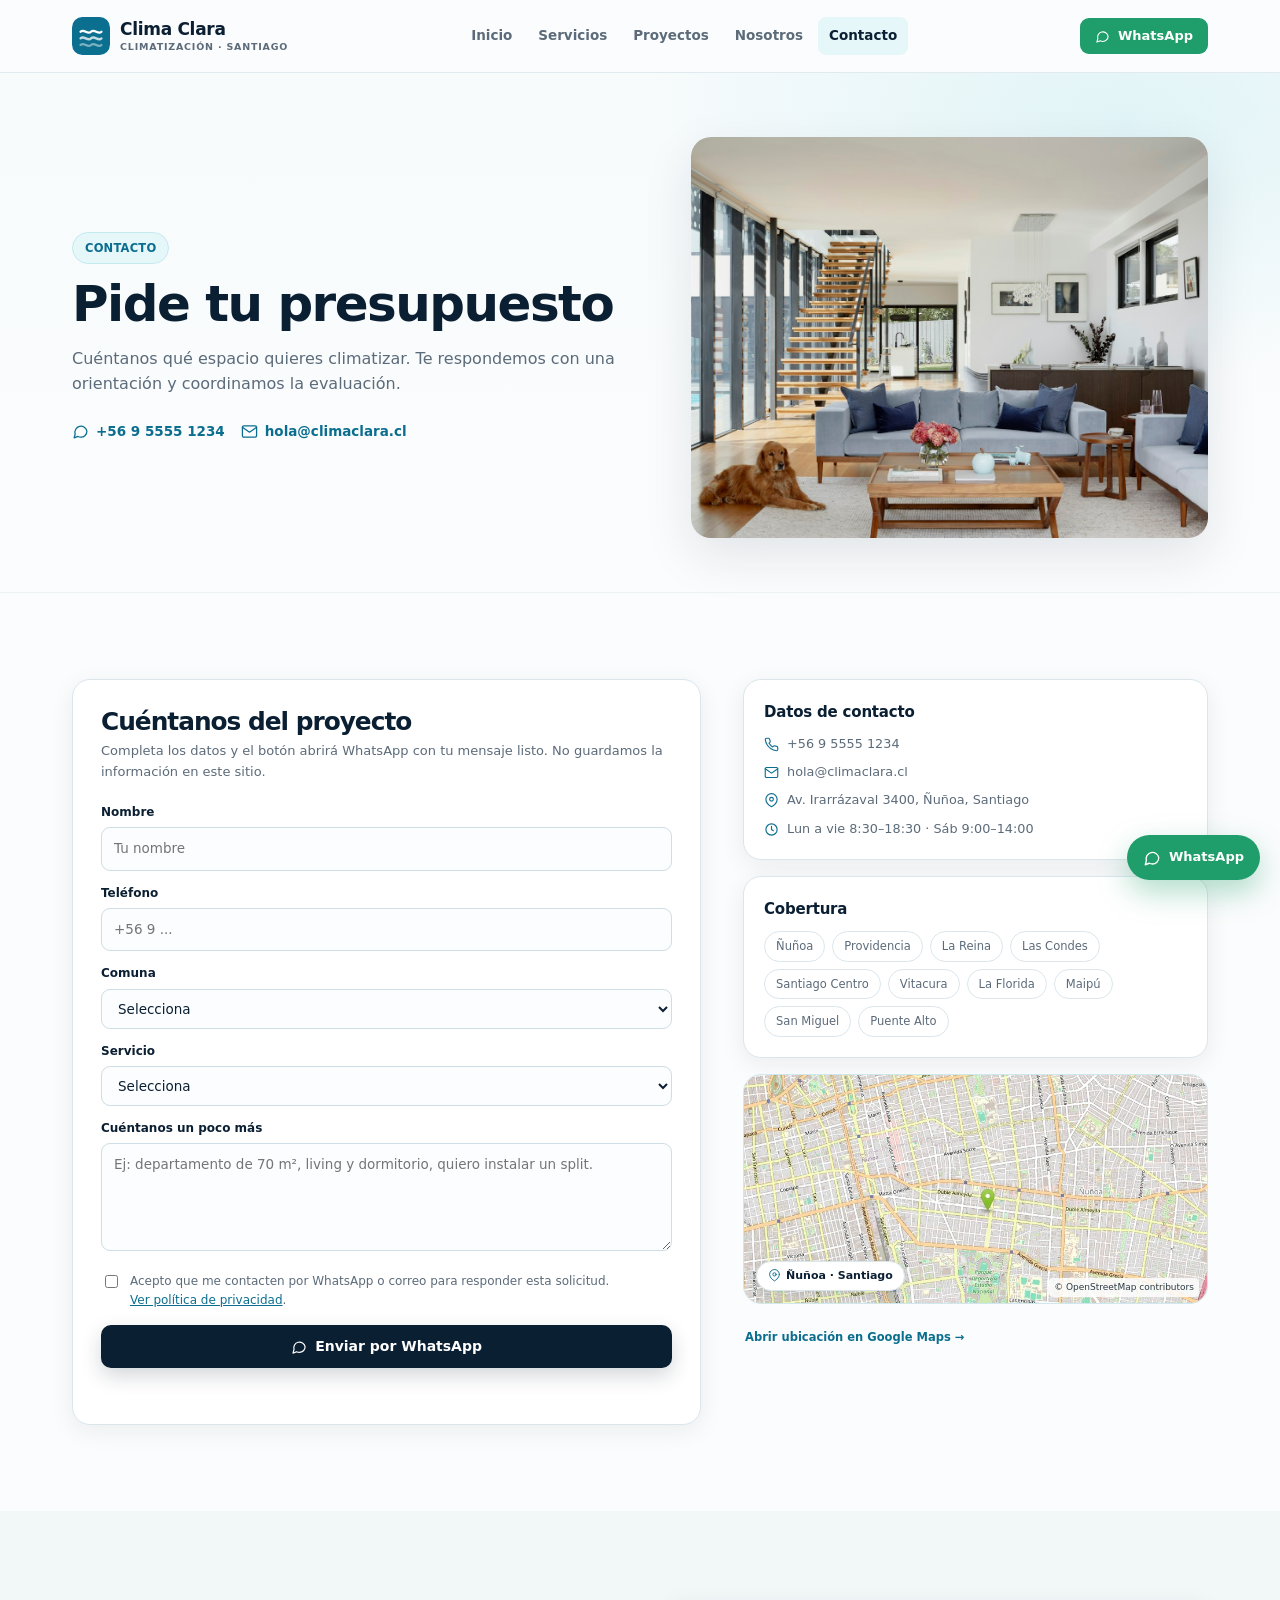
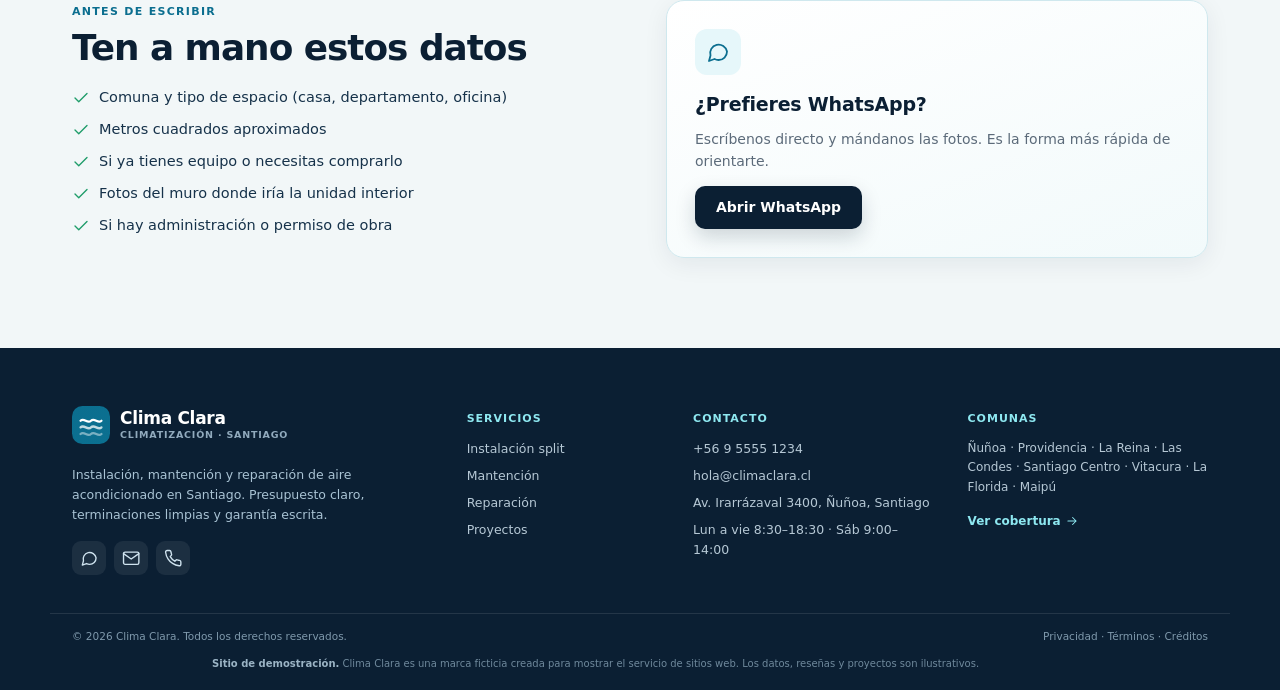
<file: contacto.html>
<!DOCTYPE html>
<html lang="es-CL">
<head>
<meta charset="utf-8">
<meta name="viewport" content="width=device-width, initial-scale=1">
<title>Contacto y presupuestos | Clima Clara</title>
<meta name="description" content="Pide presupuesto de instalación, mantención o reparación de aire acondicionado en Santiago. WhatsApp, correo y formulario.">
<meta name="robots" content="noindex, nofollow">
<link rel="canonical" href="https://bandterritory-arch.github.io/clima-clara-demo/contacto.html">
<meta name="theme-color" content="#0B1F33">
<meta property="og:type" content="website">
<meta property="og:locale" content="es_CL">
<meta property="og:site_name" content="Clima Clara">
<meta property="og:title" content="Contacto y presupuestos | Clima Clara">
<meta property="og:description" content="Pide presupuesto de instalación, mantención o reparación de aire acondicionado en Santiago. WhatsApp, correo y formulario.">
<meta property="og:url" content="https://bandterritory-arch.github.io/clima-clara-demo/contacto.html">
<meta property="og:image" content="https://bandterritory-arch.github.io/clima-clara-demo/img/sala.jpg">
<meta name="twitter:card" content="summary_large_image">
<link rel="icon" href="./favicon.svg" type="image/svg+xml">
<link rel="stylesheet" href="./css/estilos.css">
<script type="application/ld+json">{"@context":"https://schema.org","@type":"ContactPage","name":"Contacto Clima Clara","url":"https://bandterritory-arch.github.io/clima-clara-demo/contacto.html"}</script>
</head>
<body class="">
<a class="saltar" href="#contenido">Saltar al contenido</a>
<header class="cabecera" id="cabecera">
  <div class="wrap cabecera-inner">
    <a class="logo" href="./index.html" aria-label="Clima Clara — inicio"><span class="logo-marca" aria-hidden="true">
    <svg viewBox="0 0 40 40" fill="none">
      <rect width="40" height="40" rx="11" fill="url(#g)"/>
      <path d="M9 15.5c3.7-3.7 7.3 3.7 11 0s7.3 3.7 11 0" stroke="#fff" stroke-width="2.4" stroke-linecap="round"/>
      <path d="M9 22.5c3.7-3.7 7.3 3.7 11 0s7.3 3.7 11 0" stroke="#fff" stroke-width="2.4" stroke-linecap="round" opacity=".75"/>
      <path d="M9 29.5c3.7-3.7 7.3 3.7 11 0s7.3 3.7 11 0" stroke="#fff" stroke-width="2.4" stroke-linecap="round" opacity=".45"/>
      <defs><linearGradient id="g" x1="0" y1="0" x2="40" y2="40"><stop stop-color="#0B6E8F"/><stop offset="1" stop-color="#18B6C9"/></linearGradient></defs>
    </svg>
  </span>
  <span class="logo-texto">Clima Clara<small>Climatización · Santiago</small></span></a>
    <nav class="nav" id="nav" aria-label="Navegación principal"><a href="./index.html">Inicio</a><a href="./servicios.html">Servicios</a><a href="./proyectos.html">Proyectos</a><a href="./nosotros.html">Nosotros</a><a href="./contacto.html" class="activo" aria-current="page">Contacto</a></nav>
    <div class="cabecera-acciones">
      <a class="btn btn-wa btn-chico" href="https://wa.me/56955551234?text=Hola%2C%20quiero%20pedir%20un%20presupuesto." target="_blank" rel="noopener"><svg class="icono " viewBox="0 0 24 24" fill="none" stroke="currentColor" stroke-width="1.8" stroke-linecap="round" stroke-linejoin="round" aria-hidden="true"><path d="M21 11.5a8.4 8.4 0 0 1-8.5 8.5 9 9 0 0 1-4-1L3 21l1.5-5.5a8.5 8.5 0 1 1 16.5-4z"/></svg> WhatsApp</a>
      <button class="menu-btn" id="menu-btn" aria-label="Abrir menú" aria-expanded="false" aria-controls="nav">
        <span></span><span></span><span></span>
      </button>
    </div>
  </div>
</header>
<main id="contenido">

<section class="hero-interno hero-contacto">
  <div class="wrap hero-interno-grid">
    <div>
      <span class="pill">Contacto</span>
      <h1>Pide tu presupuesto</h1>
      <p>Cuéntanos qué espacio quieres climatizar. Te respondemos con una orientación y coordinamos la evaluación.</p>
      <div class="contacto-directo">
        <a href="https://wa.me/56955551234?text=Hola%2C%20quiero%20pedir%20un%20presupuesto." target="_blank" rel="noopener"><svg class="icono " viewBox="0 0 24 24" fill="none" stroke="currentColor" stroke-width="1.8" stroke-linecap="round" stroke-linejoin="round" aria-hidden="true"><path d="M21 11.5a8.4 8.4 0 0 1-8.5 8.5 9 9 0 0 1-4-1L3 21l1.5-5.5a8.5 8.5 0 1 1 16.5-4z"/></svg> +56 9 5555 1234</a>
        <a href="mailto:hola@climaclara.cl"><svg class="icono " viewBox="0 0 24 24" fill="none" stroke="currentColor" stroke-width="1.8" stroke-linecap="round" stroke-linejoin="round" aria-hidden="true"><rect x="2" y="4" width="20" height="16" rx="2"/><path d="M22 6l-10 7L2 6"/></svg> hola@climaclara.cl</a>
      </div>
    </div>
    <div class="hero-interno-media"><img src="./img/cocina.jpg" alt="Cocina y living climatizados" width="1200" height="800"></div>
  </div>
</section>
<section class="seccion">
  <div class="wrap grid-contacto">
    <form class="formulario" id="form-presupuesto" novalidate>
      <h2>Cuéntanos del proyecto</h2>
      <p class="texto-gris">Completa los datos y el botón abrirá WhatsApp con tu mensaje listo. No guardamos la información en este sitio.</p>
      <div class="campo"><label for="nombre">Nombre</label><input id="nombre" name="nombre" type="text" autocomplete="name" required placeholder="Tu nombre"></div>
      <div class="campo"><label for="telefono">Teléfono</label><input id="telefono" name="telefono" type="tel" autocomplete="tel" required placeholder="+56 9 ..."></div>
      <div class="campo"><label for="comuna">Comuna</label><select id="comuna" name="comuna" required><option value="">Selecciona</option><option>Ñuñoa</option><option>Providencia</option><option>La Reina</option><option>Las Condes</option><option>Santiago Centro</option><option>Vitacura</option><option>La Florida</option><option>Maipú</option><option>San Miguel</option><option>Puente Alto</option></select></div>
      <div class="campo"><label for="servicio">Servicio</label><select id="servicio" name="servicio" required><option value="">Selecciona</option><option>Instalación de split y multisplit</option><option>Mantención preventiva</option><option>Reparación y diagnóstico</option><option>Proyectos de climatización</option><option>No estoy seguro</option></select></div>
      <div class="campo"><label for="mensaje">Cuéntanos un poco más</label><textarea id="mensaje" name="mensaje" rows="4" placeholder="Ej: departamento de 70 m², living y dormitorio, quiero instalar un split."></textarea></div>
      <label class="consentimiento"><input type="checkbox" id="consentimiento" required> <span>Acepto que me contacten por WhatsApp o correo para responder esta solicitud. <a href="./privacidad.html">Ver política de privacidad</a>.</span></label>
      <button class="btn btn-primario btn-ancho" type="submit"><svg class="icono " viewBox="0 0 24 24" fill="none" stroke="currentColor" stroke-width="1.8" stroke-linecap="round" stroke-linejoin="round" aria-hidden="true"><path d="M21 11.5a8.4 8.4 0 0 1-8.5 8.5 9 9 0 0 1-4-1L3 21l1.5-5.5a8.5 8.5 0 1 1 16.5-4z"/></svg> Enviar por WhatsApp</button>
      <p class="form-estado" id="form-estado" role="status"></p>
    </form>
    <aside class="contacto-aside">
      <div class="contacto-bloque">
        <h3>Datos de contacto</h3>
        <p><svg class="icono " viewBox="0 0 24 24" fill="none" stroke="currentColor" stroke-width="1.8" stroke-linecap="round" stroke-linejoin="round" aria-hidden="true"><path d="M22 16.9v3a2 2 0 0 1-2.2 2 19.8 19.8 0 0 1-8.6-3.1 19.5 19.5 0 0 1-6-6A19.8 19.8 0 0 1 2.1 4.2 2 2 0 0 1 4.1 2h3a2 2 0 0 1 2 1.7c.1 1 .4 1.9.7 2.8a2 2 0 0 1-.4 2.1L8.1 9.9a16 16 0 0 0 6 6l1.3-1.3a2 2 0 0 1 2.1-.4c.9.3 1.8.6 2.8.7a2 2 0 0 1 1.7 2z"/></svg> <a href="tel:+56955551234">+56 9 5555 1234</a></p>
        <p><svg class="icono " viewBox="0 0 24 24" fill="none" stroke="currentColor" stroke-width="1.8" stroke-linecap="round" stroke-linejoin="round" aria-hidden="true"><rect x="2" y="4" width="20" height="16" rx="2"/><path d="M22 6l-10 7L2 6"/></svg> <a href="mailto:hola@climaclara.cl">hola@climaclara.cl</a></p>
        <p><svg class="icono " viewBox="0 0 24 24" fill="none" stroke="currentColor" stroke-width="1.8" stroke-linecap="round" stroke-linejoin="round" aria-hidden="true"><path d="M21 10c0 7-9 12-9 12s-9-5-9-12a9 9 0 0 1 18 0z"/><circle cx="12" cy="10" r="3"/></svg> Av. Irarrázaval 3400, Ñuñoa, Santiago</p>
        <p><svg class="icono " viewBox="0 0 24 24" fill="none" stroke="currentColor" stroke-width="1.8" stroke-linecap="round" stroke-linejoin="round" aria-hidden="true"><circle cx="12" cy="12" r="9"/><path d="M12 7v5l3 2"/></svg> Lun a vie 8:30–18:30 · Sáb 9:00–14:00</p>
      </div>
      <div class="contacto-bloque">
        <h3>Cobertura</h3>
        <div class="chips"><span class="chip">Ñuñoa</span><span class="chip">Providencia</span><span class="chip">La Reina</span><span class="chip">Las Condes</span><span class="chip">Santiago Centro</span><span class="chip">Vitacura</span><span class="chip">La Florida</span><span class="chip">Maipú</span><span class="chip">San Miguel</span><span class="chip">Puente Alto</span></div>
      </div>
      <div class="mapa-demo" aria-label="Mapa de Ñuñoa, Santiago">
        <img src="./img/mapa-nunoa.jpg" alt="Mapa de Ñuñoa, Santiago" loading="lazy" width="800" height="498">
        <span class="mapa-label"><svg class="icono " viewBox="0 0 24 24" fill="none" stroke="currentColor" stroke-width="1.8" stroke-linecap="round" stroke-linejoin="round" aria-hidden="true"><path d="M21 10c0 7-9 12-9 12s-9-5-9-12a9 9 0 0 1 18 0z"/><circle cx="12" cy="10" r="3"/></svg> Ñuñoa · Santiago</span>
        <span class="mapa-credito">© OpenStreetMap contributors</span>
      </div>
      <p class="mapa-nota"><a href="https://www.google.com/maps/search/?api=1&amp;query=Av.+Irarr%C3%A1zaval+3400%2C+%C3%91u%C3%B1oa%2C+Santiago" target="_blank" rel="noopener">Abrir ubicación en Google Maps →</a></p>
    </aside>
  </div>
</section>
<section class="seccion seccion-suave">
  <div class="wrap grid-2">
    <div class="reveal">
      <span class="etiqueta-mini">Antes de escribir</span>
      <h2>Ten a mano estos datos</h2>
      <ul class="lista-check">
        <li><svg class="icono " viewBox="0 0 24 24" fill="none" stroke="currentColor" stroke-width="1.8" stroke-linecap="round" stroke-linejoin="round" aria-hidden="true"><path d="M20 6L9 17l-5-5"/></svg> Comuna y tipo de espacio (casa, departamento, oficina)</li>
        <li><svg class="icono " viewBox="0 0 24 24" fill="none" stroke="currentColor" stroke-width="1.8" stroke-linecap="round" stroke-linejoin="round" aria-hidden="true"><path d="M20 6L9 17l-5-5"/></svg> Metros cuadrados aproximados</li>
        <li><svg class="icono " viewBox="0 0 24 24" fill="none" stroke="currentColor" stroke-width="1.8" stroke-linecap="round" stroke-linejoin="round" aria-hidden="true"><path d="M20 6L9 17l-5-5"/></svg> Si ya tienes equipo o necesitas comprarlo</li>
        <li><svg class="icono " viewBox="0 0 24 24" fill="none" stroke="currentColor" stroke-width="1.8" stroke-linecap="round" stroke-linejoin="round" aria-hidden="true"><path d="M20 6L9 17l-5-5"/></svg> Fotos del muro donde iría la unidad interior</li>
        <li><svg class="icono " viewBox="0 0 24 24" fill="none" stroke="currentColor" stroke-width="1.8" stroke-linecap="round" stroke-linejoin="round" aria-hidden="true"><path d="M20 6L9 17l-5-5"/></svg> Si hay administración o permiso de obra</li>
      </ul>
    </div>
    <div class="caja-aviso reveal">
      <span class="caja-aviso-icono"><svg class="icono " viewBox="0 0 24 24" fill="none" stroke="currentColor" stroke-width="1.8" stroke-linecap="round" stroke-linejoin="round" aria-hidden="true"><path d="M21 11.5a8.4 8.4 0 0 1-8.5 8.5 9 9 0 0 1-4-1L3 21l1.5-5.5a8.5 8.5 0 1 1 16.5-4z"/></svg></span>
      <h3>¿Prefieres WhatsApp?</h3>
      <p>Escríbenos directo y mándanos las fotos. Es la forma más rápida de orientarte.</p>
      <a class="btn btn-primario" href="https://wa.me/56955551234?text=Hola%2C%20quiero%20pedir%20un%20presupuesto.%20Te%20mando%20fotos%20del%20espacio." target="_blank" rel="noopener">Abrir WhatsApp</a>
    </div>
  </div>
</section>

</main>
<footer class="pie-sitio">
  <div class="wrap pie-grid">
    <div>
      <a class="logo logo-pie" href="./index.html"><span class="logo-marca" aria-hidden="true">
    <svg viewBox="0 0 40 40" fill="none">
      <rect width="40" height="40" rx="11" fill="url(#g)"/>
      <path d="M9 15.5c3.7-3.7 7.3 3.7 11 0s7.3 3.7 11 0" stroke="#fff" stroke-width="2.4" stroke-linecap="round"/>
      <path d="M9 22.5c3.7-3.7 7.3 3.7 11 0s7.3 3.7 11 0" stroke="#fff" stroke-width="2.4" stroke-linecap="round" opacity=".75"/>
      <path d="M9 29.5c3.7-3.7 7.3 3.7 11 0s7.3 3.7 11 0" stroke="#fff" stroke-width="2.4" stroke-linecap="round" opacity=".45"/>
      <defs><linearGradient id="g" x1="0" y1="0" x2="40" y2="40"><stop stop-color="#0B6E8F"/><stop offset="1" stop-color="#18B6C9"/></linearGradient></defs>
    </svg>
  </span>
  <span class="logo-texto">Clima Clara<small>Climatización · Santiago</small></span></a>
      <p class="pie-texto">Instalación, mantención y reparación de aire acondicionado en Santiago. Presupuesto claro, terminaciones limpias y garantía escrita.</p>
      <div class="pie-redes">
        <a href="https://wa.me/56955551234?text=Hola%2C%20quiero%20pedir%20un%20presupuesto." target="_blank" rel="noopener" aria-label="WhatsApp"><svg class="icono " viewBox="0 0 24 24" fill="none" stroke="currentColor" stroke-width="1.8" stroke-linecap="round" stroke-linejoin="round" aria-hidden="true"><path d="M21 11.5a8.4 8.4 0 0 1-8.5 8.5 9 9 0 0 1-4-1L3 21l1.5-5.5a8.5 8.5 0 1 1 16.5-4z"/></svg></a>
        <a href="mailto:hola@climaclara.cl" aria-label="Correo"><svg class="icono " viewBox="0 0 24 24" fill="none" stroke="currentColor" stroke-width="1.8" stroke-linecap="round" stroke-linejoin="round" aria-hidden="true"><rect x="2" y="4" width="20" height="16" rx="2"/><path d="M22 6l-10 7L2 6"/></svg></a>
        <a href="tel:+56955551234" aria-label="Teléfono"><svg class="icono " viewBox="0 0 24 24" fill="none" stroke="currentColor" stroke-width="1.8" stroke-linecap="round" stroke-linejoin="round" aria-hidden="true"><path d="M22 16.9v3a2 2 0 0 1-2.2 2 19.8 19.8 0 0 1-8.6-3.1 19.5 19.5 0 0 1-6-6A19.8 19.8 0 0 1 2.1 4.2 2 2 0 0 1 4.1 2h3a2 2 0 0 1 2 1.7c.1 1 .4 1.9.7 2.8a2 2 0 0 1-.4 2.1L8.1 9.9a16 16 0 0 0 6 6l1.3-1.3a2 2 0 0 1 2.1-.4c.9.3 1.8.6 2.8.7a2 2 0 0 1 1.7 2z"/></svg></a>
      </div>
    </div>
    <div>
      <h3>Servicios</h3>
      <ul>
        <li><a href="./servicios.html#instalacion">Instalación split</a></li>
        <li><a href="./servicios.html#mantencion">Mantención</a></li>
        <li><a href="./servicios.html#reparacion">Reparación</a></li>
        <li><a href="./servicios.html#proyectos">Proyectos</a></li>
      </ul>
    </div>
    <div>
      <h3>Contacto</h3>
      <ul>
        <li><a href="tel:+56955551234">+56 9 5555 1234</a></li>
        <li><a href="mailto:hola@climaclara.cl">hola@climaclara.cl</a></li>
        <li>Av. Irarrázaval 3400, Ñuñoa, Santiago</li>
        <li>Lun a vie 8:30–18:30 · Sáb 9:00–14:00</li>
      </ul>
    </div>
    <div>
      <h3>Comunas</h3>
      <p class="pie-comunas">Ñuñoa · Providencia · La Reina · Las Condes · Santiago Centro · Vitacura · La Florida · Maipú</p>
      <a class="pie-link" href="./contacto.html">Ver cobertura <svg class="icono " viewBox="0 0 24 24" fill="none" stroke="currentColor" stroke-width="1.8" stroke-linecap="round" stroke-linejoin="round" aria-hidden="true"><path d="M5 12h14M13 6l6 6-6 6"/></svg></a>
    </div>
  </div>
  <div class="wrap pie-base">
    <span>© 2026 Clima Clara. Todos los derechos reservados.</span>
    <span><a href="./privacidad.html">Privacidad</a> · <a href="./terminos.html">Términos</a> · <a href="./creditos.html">Créditos</a></span>
  </div>
  <div class="wrap demo-aviso">
    <strong>Sitio de demostración.</strong> Clima Clara es una marca ficticia creada para mostrar el servicio de sitios web.
    Los datos, reseñas y proyectos son ilustrativos.
  </div>
</footer>
<a class="wa-flotante" href="https://wa.me/56955551234?text=Hola%2C%20quiero%20pedir%20un%20presupuesto%20de%20aire%20acondicionado." target="_blank" rel="noopener" aria-label="Escribir por WhatsApp">
  <svg class="icono " viewBox="0 0 24 24" fill="none" stroke="currentColor" stroke-width="1.8" stroke-linecap="round" stroke-linejoin="round" aria-hidden="true"><path d="M21 11.5a8.4 8.4 0 0 1-8.5 8.5 9 9 0 0 1-4-1L3 21l1.5-5.5a8.5 8.5 0 1 1 16.5-4z"/></svg><span>WhatsApp</span>
</a>
<script src="./js/sitio.js"></script>
</body>
</html>
</file>
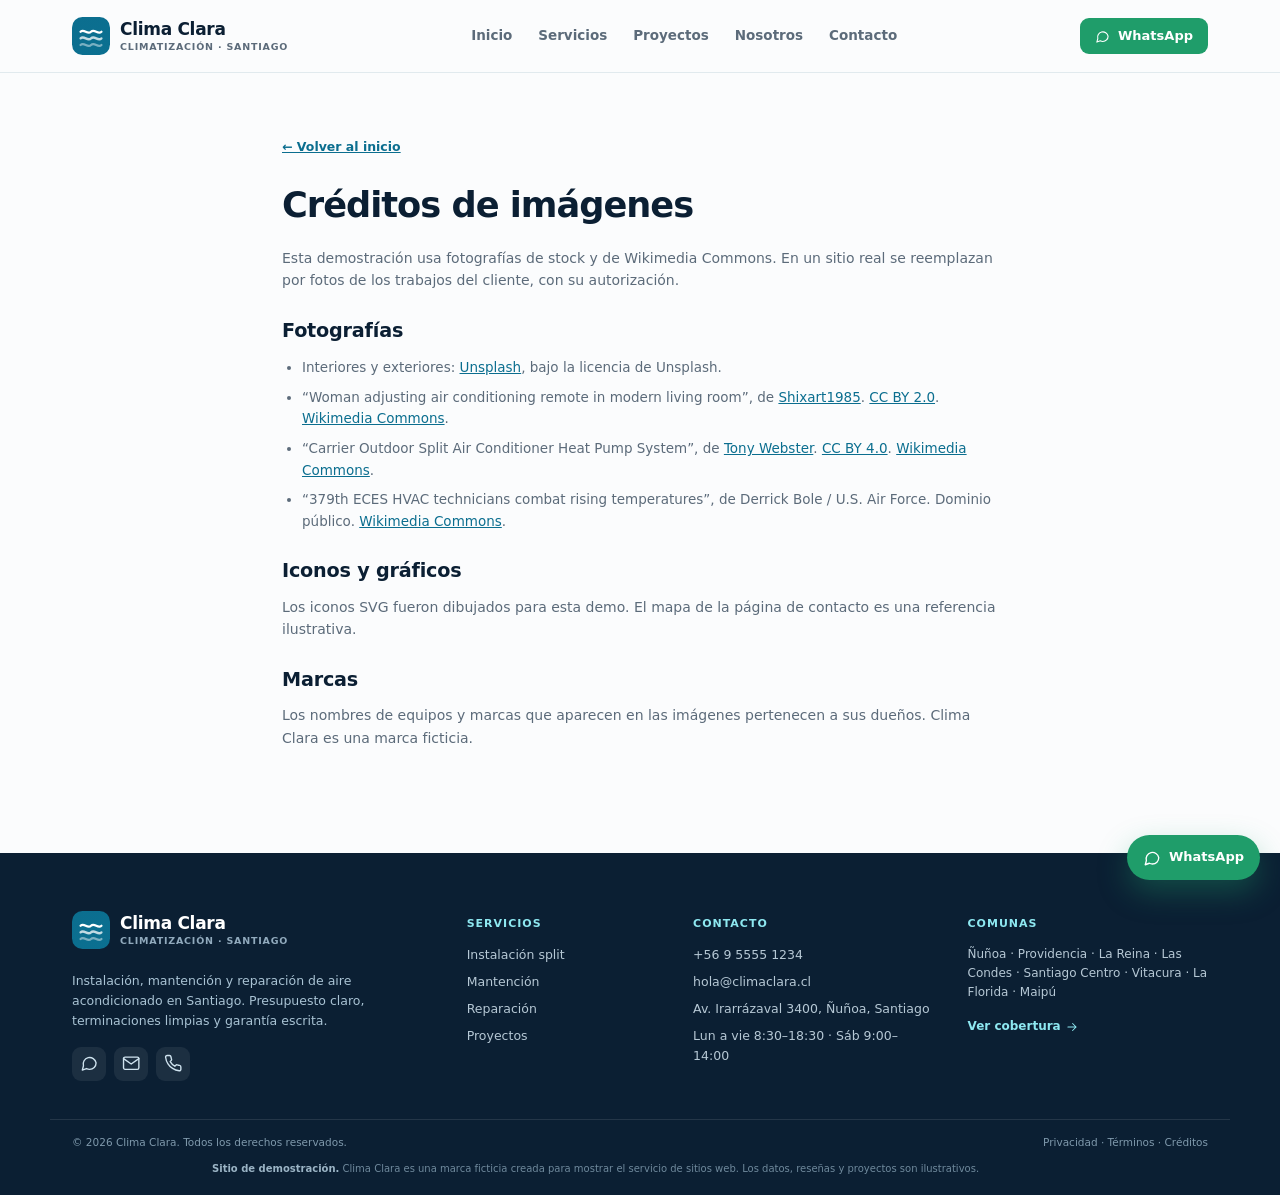
<file: creditos.html>
<!DOCTYPE html>
<html lang="es-CL">
<head>
<meta charset="utf-8">
<meta name="viewport" content="width=device-width, initial-scale=1">
<title>Créditos de imágenes | Clima Clara</title>
<meta name="description" content="Créditos y licencias de las imágenes usadas en el sitio de demostración.">
<meta name="robots" content="noindex, nofollow">
<link rel="canonical" href="https://bandterritory-arch.github.io/clima-clara-demo/creditos.html">
<meta name="theme-color" content="#0B1F33">
<meta property="og:type" content="website">
<meta property="og:locale" content="es_CL">
<meta property="og:site_name" content="Clima Clara">
<meta property="og:title" content="Créditos de imágenes | Clima Clara">
<meta property="og:description" content="Créditos y licencias de las imágenes usadas en el sitio de demostración.">
<meta property="og:url" content="https://bandterritory-arch.github.io/clima-clara-demo/creditos.html">
<meta property="og:image" content="https://bandterritory-arch.github.io/clima-clara-demo/img/sala.jpg">
<meta name="twitter:card" content="summary_large_image">
<link rel="icon" href="./favicon.svg" type="image/svg+xml">
<link rel="stylesheet" href="./css/estilos.css">

</head>
<body class="">
<a class="saltar" href="#contenido">Saltar al contenido</a>
<header class="cabecera" id="cabecera">
  <div class="wrap cabecera-inner">
    <a class="logo" href="./index.html" aria-label="Clima Clara — inicio"><span class="logo-marca" aria-hidden="true">
    <svg viewBox="0 0 40 40" fill="none">
      <rect width="40" height="40" rx="11" fill="url(#g)"/>
      <path d="M9 15.5c3.7-3.7 7.3 3.7 11 0s7.3 3.7 11 0" stroke="#fff" stroke-width="2.4" stroke-linecap="round"/>
      <path d="M9 22.5c3.7-3.7 7.3 3.7 11 0s7.3 3.7 11 0" stroke="#fff" stroke-width="2.4" stroke-linecap="round" opacity=".75"/>
      <path d="M9 29.5c3.7-3.7 7.3 3.7 11 0s7.3 3.7 11 0" stroke="#fff" stroke-width="2.4" stroke-linecap="round" opacity=".45"/>
      <defs><linearGradient id="g" x1="0" y1="0" x2="40" y2="40"><stop stop-color="#0B6E8F"/><stop offset="1" stop-color="#18B6C9"/></linearGradient></defs>
    </svg>
  </span>
  <span class="logo-texto">Clima Clara<small>Climatización · Santiago</small></span></a>
    <nav class="nav" id="nav" aria-label="Navegación principal"><a href="./index.html">Inicio</a><a href="./servicios.html">Servicios</a><a href="./proyectos.html">Proyectos</a><a href="./nosotros.html">Nosotros</a><a href="./contacto.html">Contacto</a></nav>
    <div class="cabecera-acciones">
      <a class="btn btn-wa btn-chico" href="https://wa.me/56955551234?text=Hola%2C%20quiero%20pedir%20un%20presupuesto." target="_blank" rel="noopener"><svg class="icono " viewBox="0 0 24 24" fill="none" stroke="currentColor" stroke-width="1.8" stroke-linecap="round" stroke-linejoin="round" aria-hidden="true"><path d="M21 11.5a8.4 8.4 0 0 1-8.5 8.5 9 9 0 0 1-4-1L3 21l1.5-5.5a8.5 8.5 0 1 1 16.5-4z"/></svg> WhatsApp</a>
      <button class="menu-btn" id="menu-btn" aria-label="Abrir menú" aria-expanded="false" aria-controls="nav">
        <span></span><span></span><span></span>
      </button>
    </div>
  </div>
</header>
<main id="contenido">
<section class="seccion legal">
  <div class="wrap legal-caja">
    <a class="volver" href="./index.html">← Volver al inicio</a>
    <h1>Créditos de imágenes</h1>
    <p class="texto-gris">Esta demostración usa fotografías de stock y de Wikimedia Commons. En un sitio real se reemplazan por fotos de los trabajos del cliente, con su autorización.</p>
    <h2>Fotografías</h2>
    <ul>
      <li>Interiores y exteriores: <a href="https://unsplash.com/license" target="_blank" rel="noopener">Unsplash</a>, bajo la licencia de Unsplash.</li>
      <li>“Woman adjusting air conditioning remote in modern living room”, de <a href="https://commons.wikimedia.org/wiki/User:Shixart1985" target="_blank" rel="noopener">Shixart1985</a>. <a href="https://creativecommons.org/licenses/by/2.0/" target="_blank" rel="noopener">CC BY 2.0</a>. <a href="https://commons.wikimedia.org/wiki/File:Woman_adjusting_air_conditioning_remote_in_modern_living_room_undefined.jpg" target="_blank" rel="noopener">Wikimedia Commons</a>.</li>
      <li>“Carrier Outdoor Split Air Conditioner Heat Pump System”, de <a href="https://www.flickr.com/people/87296837@N00" target="_blank" rel="noopener">Tony Webster</a>. <a href="https://creativecommons.org/licenses/by/4.0/" target="_blank" rel="noopener">CC BY 4.0</a>. <a href="https://commons.wikimedia.org/wiki/File:Carrier_Outdoor_Split_Air_Conditioner_Heat_Pump_System_(55005181522).jpg" target="_blank" rel="noopener">Wikimedia Commons</a>.</li>
      <li>“379th ECES HVAC technicians combat rising temperatures”, de Derrick Bole / U.S. Air Force. Dominio público. <a href="https://commons.wikimedia.org/wiki/File:379th_ECES_HVAC_technicians_combat_rising_temperatures_(8502255).jpg" target="_blank" rel="noopener">Wikimedia Commons</a>.</li>
    </ul>
    <h2>Iconos y gráficos</h2>
    <p>Los iconos SVG fueron dibujados para esta demo. El mapa de la página de contacto es una referencia ilustrativa.</p>
    <h2>Marcas</h2>
    <p>Los nombres de equipos y marcas que aparecen en las imágenes pertenecen a sus dueños. Clima Clara es una marca ficticia.</p>
  </div>
</section>
</main>
<footer class="pie-sitio">
  <div class="wrap pie-grid">
    <div>
      <a class="logo logo-pie" href="./index.html"><span class="logo-marca" aria-hidden="true">
    <svg viewBox="0 0 40 40" fill="none">
      <rect width="40" height="40" rx="11" fill="url(#g)"/>
      <path d="M9 15.5c3.7-3.7 7.3 3.7 11 0s7.3 3.7 11 0" stroke="#fff" stroke-width="2.4" stroke-linecap="round"/>
      <path d="M9 22.5c3.7-3.7 7.3 3.7 11 0s7.3 3.7 11 0" stroke="#fff" stroke-width="2.4" stroke-linecap="round" opacity=".75"/>
      <path d="M9 29.5c3.7-3.7 7.3 3.7 11 0s7.3 3.7 11 0" stroke="#fff" stroke-width="2.4" stroke-linecap="round" opacity=".45"/>
      <defs><linearGradient id="g" x1="0" y1="0" x2="40" y2="40"><stop stop-color="#0B6E8F"/><stop offset="1" stop-color="#18B6C9"/></linearGradient></defs>
    </svg>
  </span>
  <span class="logo-texto">Clima Clara<small>Climatización · Santiago</small></span></a>
      <p class="pie-texto">Instalación, mantención y reparación de aire acondicionado en Santiago. Presupuesto claro, terminaciones limpias y garantía escrita.</p>
      <div class="pie-redes">
        <a href="https://wa.me/56955551234?text=Hola%2C%20quiero%20pedir%20un%20presupuesto." target="_blank" rel="noopener" aria-label="WhatsApp"><svg class="icono " viewBox="0 0 24 24" fill="none" stroke="currentColor" stroke-width="1.8" stroke-linecap="round" stroke-linejoin="round" aria-hidden="true"><path d="M21 11.5a8.4 8.4 0 0 1-8.5 8.5 9 9 0 0 1-4-1L3 21l1.5-5.5a8.5 8.5 0 1 1 16.5-4z"/></svg></a>
        <a href="mailto:hola@climaclara.cl" aria-label="Correo"><svg class="icono " viewBox="0 0 24 24" fill="none" stroke="currentColor" stroke-width="1.8" stroke-linecap="round" stroke-linejoin="round" aria-hidden="true"><rect x="2" y="4" width="20" height="16" rx="2"/><path d="M22 6l-10 7L2 6"/></svg></a>
        <a href="tel:+56955551234" aria-label="Teléfono"><svg class="icono " viewBox="0 0 24 24" fill="none" stroke="currentColor" stroke-width="1.8" stroke-linecap="round" stroke-linejoin="round" aria-hidden="true"><path d="M22 16.9v3a2 2 0 0 1-2.2 2 19.8 19.8 0 0 1-8.6-3.1 19.5 19.5 0 0 1-6-6A19.8 19.8 0 0 1 2.1 4.2 2 2 0 0 1 4.1 2h3a2 2 0 0 1 2 1.7c.1 1 .4 1.9.7 2.8a2 2 0 0 1-.4 2.1L8.1 9.9a16 16 0 0 0 6 6l1.3-1.3a2 2 0 0 1 2.1-.4c.9.3 1.8.6 2.8.7a2 2 0 0 1 1.7 2z"/></svg></a>
      </div>
    </div>
    <div>
      <h3>Servicios</h3>
      <ul>
        <li><a href="./servicios.html#instalacion">Instalación split</a></li>
        <li><a href="./servicios.html#mantencion">Mantención</a></li>
        <li><a href="./servicios.html#reparacion">Reparación</a></li>
        <li><a href="./servicios.html#proyectos">Proyectos</a></li>
      </ul>
    </div>
    <div>
      <h3>Contacto</h3>
      <ul>
        <li><a href="tel:+56955551234">+56 9 5555 1234</a></li>
        <li><a href="mailto:hola@climaclara.cl">hola@climaclara.cl</a></li>
        <li>Av. Irarrázaval 3400, Ñuñoa, Santiago</li>
        <li>Lun a vie 8:30–18:30 · Sáb 9:00–14:00</li>
      </ul>
    </div>
    <div>
      <h3>Comunas</h3>
      <p class="pie-comunas">Ñuñoa · Providencia · La Reina · Las Condes · Santiago Centro · Vitacura · La Florida · Maipú</p>
      <a class="pie-link" href="./contacto.html">Ver cobertura <svg class="icono " viewBox="0 0 24 24" fill="none" stroke="currentColor" stroke-width="1.8" stroke-linecap="round" stroke-linejoin="round" aria-hidden="true"><path d="M5 12h14M13 6l6 6-6 6"/></svg></a>
    </div>
  </div>
  <div class="wrap pie-base">
    <span>© 2026 Clima Clara. Todos los derechos reservados.</span>
    <span><a href="./privacidad.html">Privacidad</a> · <a href="./terminos.html">Términos</a> · <a href="./creditos.html">Créditos</a></span>
  </div>
  <div class="wrap demo-aviso">
    <strong>Sitio de demostración.</strong> Clima Clara es una marca ficticia creada para mostrar el servicio de sitios web.
    Los datos, reseñas y proyectos son ilustrativos.
  </div>
</footer>
<a class="wa-flotante" href="https://wa.me/56955551234?text=Hola%2C%20quiero%20pedir%20un%20presupuesto%20de%20aire%20acondicionado." target="_blank" rel="noopener" aria-label="Escribir por WhatsApp">
  <svg class="icono " viewBox="0 0 24 24" fill="none" stroke="currentColor" stroke-width="1.8" stroke-linecap="round" stroke-linejoin="round" aria-hidden="true"><path d="M21 11.5a8.4 8.4 0 0 1-8.5 8.5 9 9 0 0 1-4-1L3 21l1.5-5.5a8.5 8.5 0 1 1 16.5-4z"/></svg><span>WhatsApp</span>
</a>
<script src="./js/sitio.js"></script>
</body>
</html>
</file>
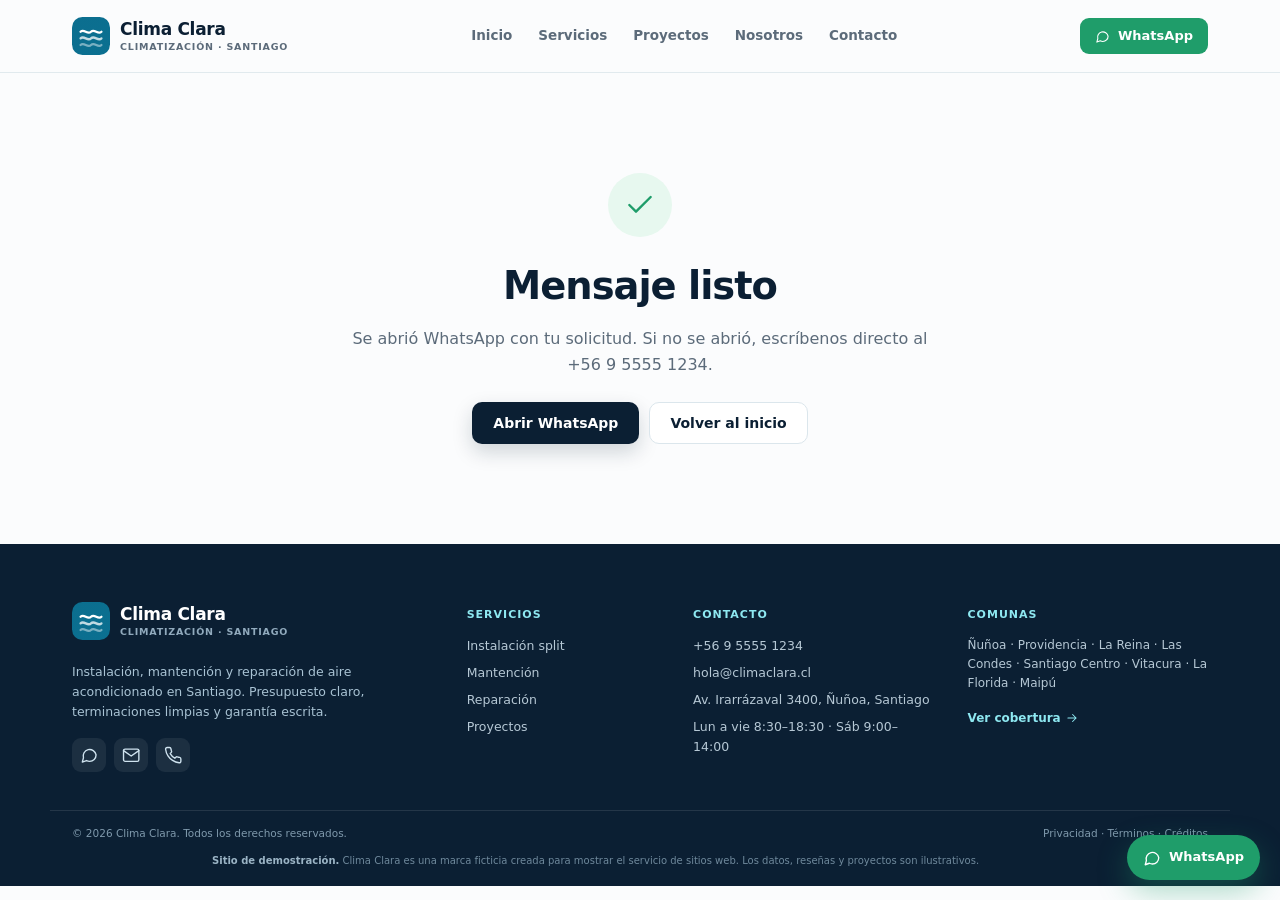
<file: gracias.html>
<!DOCTYPE html>
<html lang="es-CL">
<head>
<meta charset="utf-8">
<meta name="viewport" content="width=device-width, initial-scale=1">
<title>Gracias | Clima Clara</title>
<meta name="description" content="Solicitud de presupuesto enviada.">
<meta name="robots" content="noindex, nofollow">
<link rel="canonical" href="https://bandterritory-arch.github.io/clima-clara-demo/gracias.html">
<meta name="theme-color" content="#0B1F33">
<meta property="og:type" content="website">
<meta property="og:locale" content="es_CL">
<meta property="og:site_name" content="Clima Clara">
<meta property="og:title" content="Gracias | Clima Clara">
<meta property="og:description" content="Solicitud de presupuesto enviada.">
<meta property="og:url" content="https://bandterritory-arch.github.io/clima-clara-demo/gracias.html">
<meta property="og:image" content="https://bandterritory-arch.github.io/clima-clara-demo/img/sala.jpg">
<meta name="twitter:card" content="summary_large_image">
<link rel="icon" href="./favicon.svg" type="image/svg+xml">
<link rel="stylesheet" href="./css/estilos.css">

</head>
<body class="">
<a class="saltar" href="#contenido">Saltar al contenido</a>
<header class="cabecera" id="cabecera">
  <div class="wrap cabecera-inner">
    <a class="logo" href="./index.html" aria-label="Clima Clara — inicio"><span class="logo-marca" aria-hidden="true">
    <svg viewBox="0 0 40 40" fill="none">
      <rect width="40" height="40" rx="11" fill="url(#g)"/>
      <path d="M9 15.5c3.7-3.7 7.3 3.7 11 0s7.3 3.7 11 0" stroke="#fff" stroke-width="2.4" stroke-linecap="round"/>
      <path d="M9 22.5c3.7-3.7 7.3 3.7 11 0s7.3 3.7 11 0" stroke="#fff" stroke-width="2.4" stroke-linecap="round" opacity=".75"/>
      <path d="M9 29.5c3.7-3.7 7.3 3.7 11 0s7.3 3.7 11 0" stroke="#fff" stroke-width="2.4" stroke-linecap="round" opacity=".45"/>
      <defs><linearGradient id="g" x1="0" y1="0" x2="40" y2="40"><stop stop-color="#0B6E8F"/><stop offset="1" stop-color="#18B6C9"/></linearGradient></defs>
    </svg>
  </span>
  <span class="logo-texto">Clima Clara<small>Climatización · Santiago</small></span></a>
    <nav class="nav" id="nav" aria-label="Navegación principal"><a href="./index.html">Inicio</a><a href="./servicios.html">Servicios</a><a href="./proyectos.html">Proyectos</a><a href="./nosotros.html">Nosotros</a><a href="./contacto.html">Contacto</a></nav>
    <div class="cabecera-acciones">
      <a class="btn btn-wa btn-chico" href="https://wa.me/56955551234?text=Hola%2C%20quiero%20pedir%20un%20presupuesto." target="_blank" rel="noopener"><svg class="icono " viewBox="0 0 24 24" fill="none" stroke="currentColor" stroke-width="1.8" stroke-linecap="round" stroke-linejoin="round" aria-hidden="true"><path d="M21 11.5a8.4 8.4 0 0 1-8.5 8.5 9 9 0 0 1-4-1L3 21l1.5-5.5a8.5 8.5 0 1 1 16.5-4z"/></svg> WhatsApp</a>
      <button class="menu-btn" id="menu-btn" aria-label="Abrir menú" aria-expanded="false" aria-controls="nav">
        <span></span><span></span><span></span>
      </button>
    </div>
  </div>
</header>
<main id="contenido">
<section class="seccion gracias">
  <div class="wrap gracias-caja">
    <span class="gracias-icono"><svg class="icono " viewBox="0 0 24 24" fill="none" stroke="currentColor" stroke-width="1.8" stroke-linecap="round" stroke-linejoin="round" aria-hidden="true"><path d="M20 6L9 17l-5-5"/></svg></span>
    <h1>Mensaje listo</h1>
    <p>Se abrió WhatsApp con tu solicitud. Si no se abrió, escríbenos directo al +56 9 5555 1234.</p>
    <div class="hero-acciones" style="justify-content:center">
      <a class="btn btn-primario" href="https://wa.me/56955551234?text=Hola%2C%20quiero%20pedir%20un%20presupuesto." target="_blank" rel="noopener">Abrir WhatsApp</a>
      <a class="btn btn-secundario" href="./index.html">Volver al inicio</a>
    </div>
  </div>
</section>
</main>
<footer class="pie-sitio">
  <div class="wrap pie-grid">
    <div>
      <a class="logo logo-pie" href="./index.html"><span class="logo-marca" aria-hidden="true">
    <svg viewBox="0 0 40 40" fill="none">
      <rect width="40" height="40" rx="11" fill="url(#g)"/>
      <path d="M9 15.5c3.7-3.7 7.3 3.7 11 0s7.3 3.7 11 0" stroke="#fff" stroke-width="2.4" stroke-linecap="round"/>
      <path d="M9 22.5c3.7-3.7 7.3 3.7 11 0s7.3 3.7 11 0" stroke="#fff" stroke-width="2.4" stroke-linecap="round" opacity=".75"/>
      <path d="M9 29.5c3.7-3.7 7.3 3.7 11 0s7.3 3.7 11 0" stroke="#fff" stroke-width="2.4" stroke-linecap="round" opacity=".45"/>
      <defs><linearGradient id="g" x1="0" y1="0" x2="40" y2="40"><stop stop-color="#0B6E8F"/><stop offset="1" stop-color="#18B6C9"/></linearGradient></defs>
    </svg>
  </span>
  <span class="logo-texto">Clima Clara<small>Climatización · Santiago</small></span></a>
      <p class="pie-texto">Instalación, mantención y reparación de aire acondicionado en Santiago. Presupuesto claro, terminaciones limpias y garantía escrita.</p>
      <div class="pie-redes">
        <a href="https://wa.me/56955551234?text=Hola%2C%20quiero%20pedir%20un%20presupuesto." target="_blank" rel="noopener" aria-label="WhatsApp"><svg class="icono " viewBox="0 0 24 24" fill="none" stroke="currentColor" stroke-width="1.8" stroke-linecap="round" stroke-linejoin="round" aria-hidden="true"><path d="M21 11.5a8.4 8.4 0 0 1-8.5 8.5 9 9 0 0 1-4-1L3 21l1.5-5.5a8.5 8.5 0 1 1 16.5-4z"/></svg></a>
        <a href="mailto:hola@climaclara.cl" aria-label="Correo"><svg class="icono " viewBox="0 0 24 24" fill="none" stroke="currentColor" stroke-width="1.8" stroke-linecap="round" stroke-linejoin="round" aria-hidden="true"><rect x="2" y="4" width="20" height="16" rx="2"/><path d="M22 6l-10 7L2 6"/></svg></a>
        <a href="tel:+56955551234" aria-label="Teléfono"><svg class="icono " viewBox="0 0 24 24" fill="none" stroke="currentColor" stroke-width="1.8" stroke-linecap="round" stroke-linejoin="round" aria-hidden="true"><path d="M22 16.9v3a2 2 0 0 1-2.2 2 19.8 19.8 0 0 1-8.6-3.1 19.5 19.5 0 0 1-6-6A19.8 19.8 0 0 1 2.1 4.2 2 2 0 0 1 4.1 2h3a2 2 0 0 1 2 1.7c.1 1 .4 1.9.7 2.8a2 2 0 0 1-.4 2.1L8.1 9.9a16 16 0 0 0 6 6l1.3-1.3a2 2 0 0 1 2.1-.4c.9.3 1.8.6 2.8.7a2 2 0 0 1 1.7 2z"/></svg></a>
      </div>
    </div>
    <div>
      <h3>Servicios</h3>
      <ul>
        <li><a href="./servicios.html#instalacion">Instalación split</a></li>
        <li><a href="./servicios.html#mantencion">Mantención</a></li>
        <li><a href="./servicios.html#reparacion">Reparación</a></li>
        <li><a href="./servicios.html#proyectos">Proyectos</a></li>
      </ul>
    </div>
    <div>
      <h3>Contacto</h3>
      <ul>
        <li><a href="tel:+56955551234">+56 9 5555 1234</a></li>
        <li><a href="mailto:hola@climaclara.cl">hola@climaclara.cl</a></li>
        <li>Av. Irarrázaval 3400, Ñuñoa, Santiago</li>
        <li>Lun a vie 8:30–18:30 · Sáb 9:00–14:00</li>
      </ul>
    </div>
    <div>
      <h3>Comunas</h3>
      <p class="pie-comunas">Ñuñoa · Providencia · La Reina · Las Condes · Santiago Centro · Vitacura · La Florida · Maipú</p>
      <a class="pie-link" href="./contacto.html">Ver cobertura <svg class="icono " viewBox="0 0 24 24" fill="none" stroke="currentColor" stroke-width="1.8" stroke-linecap="round" stroke-linejoin="round" aria-hidden="true"><path d="M5 12h14M13 6l6 6-6 6"/></svg></a>
    </div>
  </div>
  <div class="wrap pie-base">
    <span>© 2026 Clima Clara. Todos los derechos reservados.</span>
    <span><a href="./privacidad.html">Privacidad</a> · <a href="./terminos.html">Términos</a> · <a href="./creditos.html">Créditos</a></span>
  </div>
  <div class="wrap demo-aviso">
    <strong>Sitio de demostración.</strong> Clima Clara es una marca ficticia creada para mostrar el servicio de sitios web.
    Los datos, reseñas y proyectos son ilustrativos.
  </div>
</footer>
<a class="wa-flotante" href="https://wa.me/56955551234?text=Hola%2C%20quiero%20pedir%20un%20presupuesto%20de%20aire%20acondicionado." target="_blank" rel="noopener" aria-label="Escribir por WhatsApp">
  <svg class="icono " viewBox="0 0 24 24" fill="none" stroke="currentColor" stroke-width="1.8" stroke-linecap="round" stroke-linejoin="round" aria-hidden="true"><path d="M21 11.5a8.4 8.4 0 0 1-8.5 8.5 9 9 0 0 1-4-1L3 21l1.5-5.5a8.5 8.5 0 1 1 16.5-4z"/></svg><span>WhatsApp</span>
</a>
<script src="./js/sitio.js"></script>
</body>
</html>
</file>
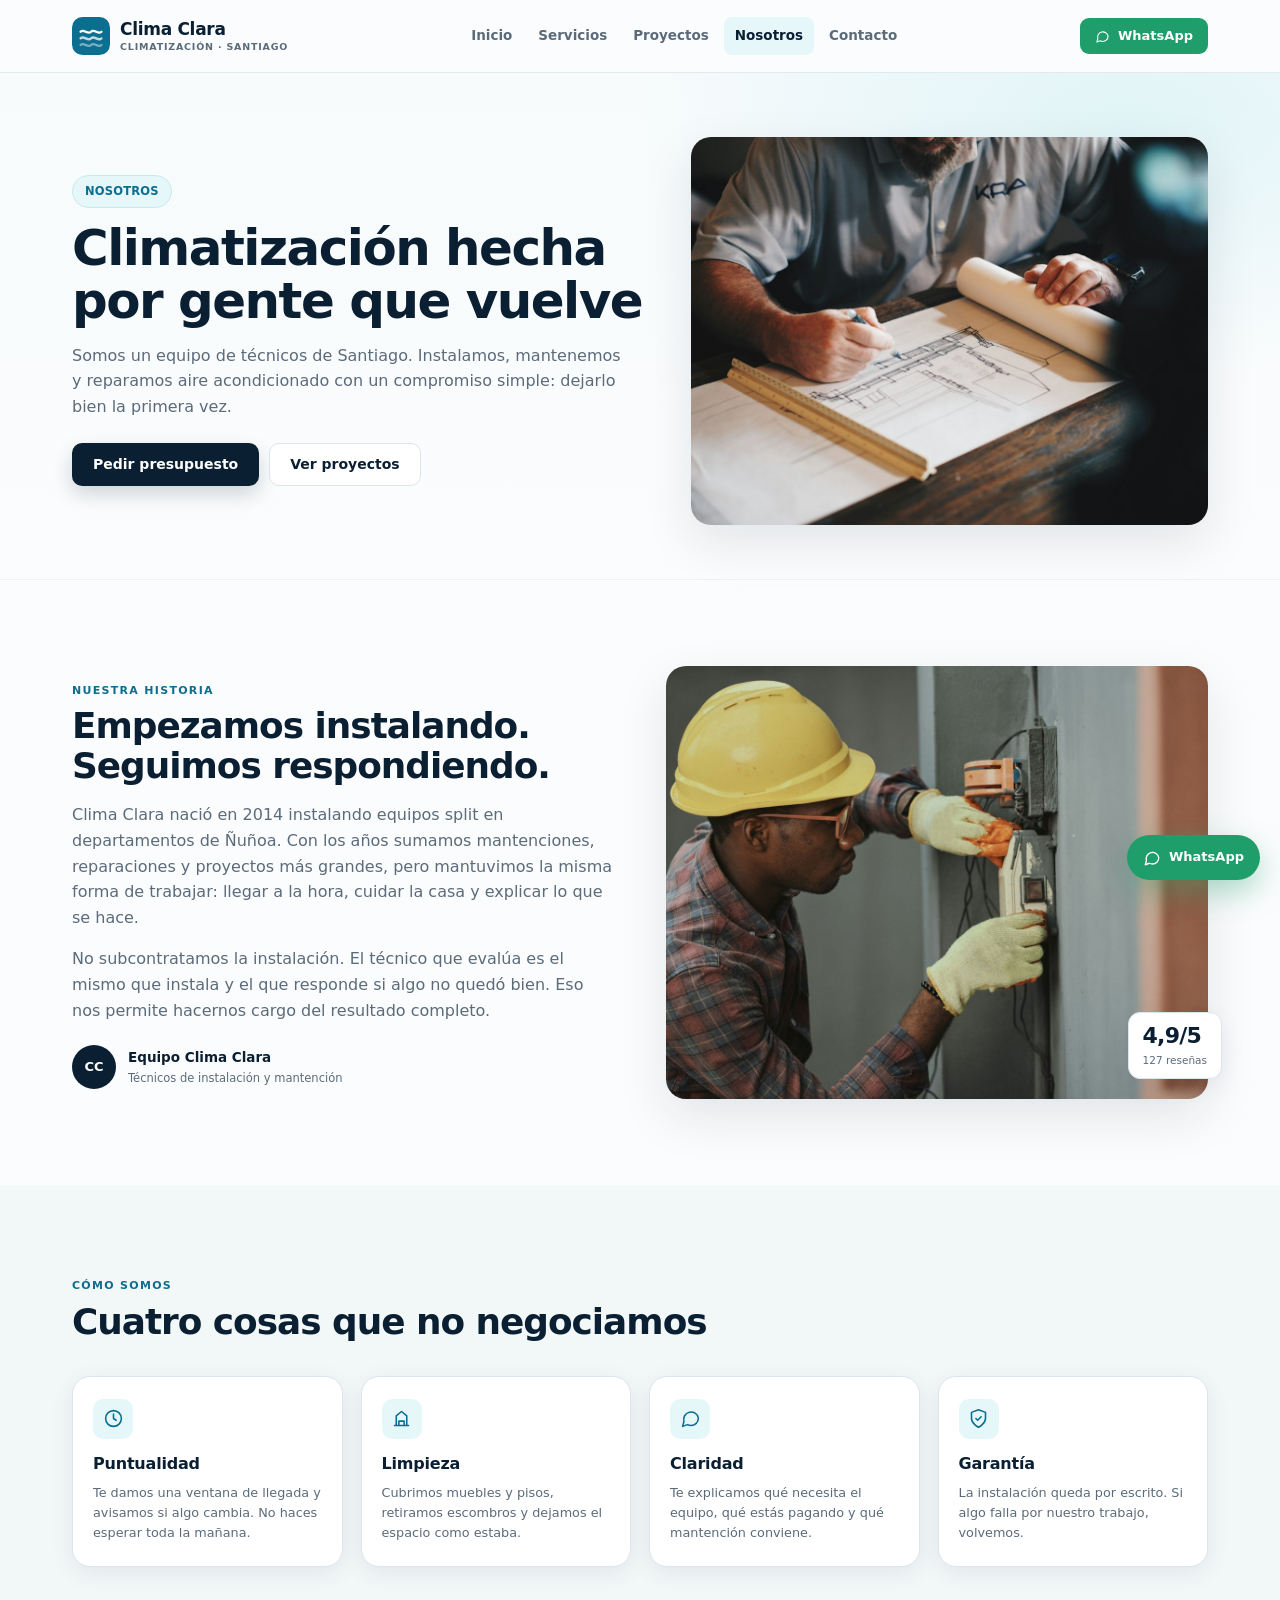
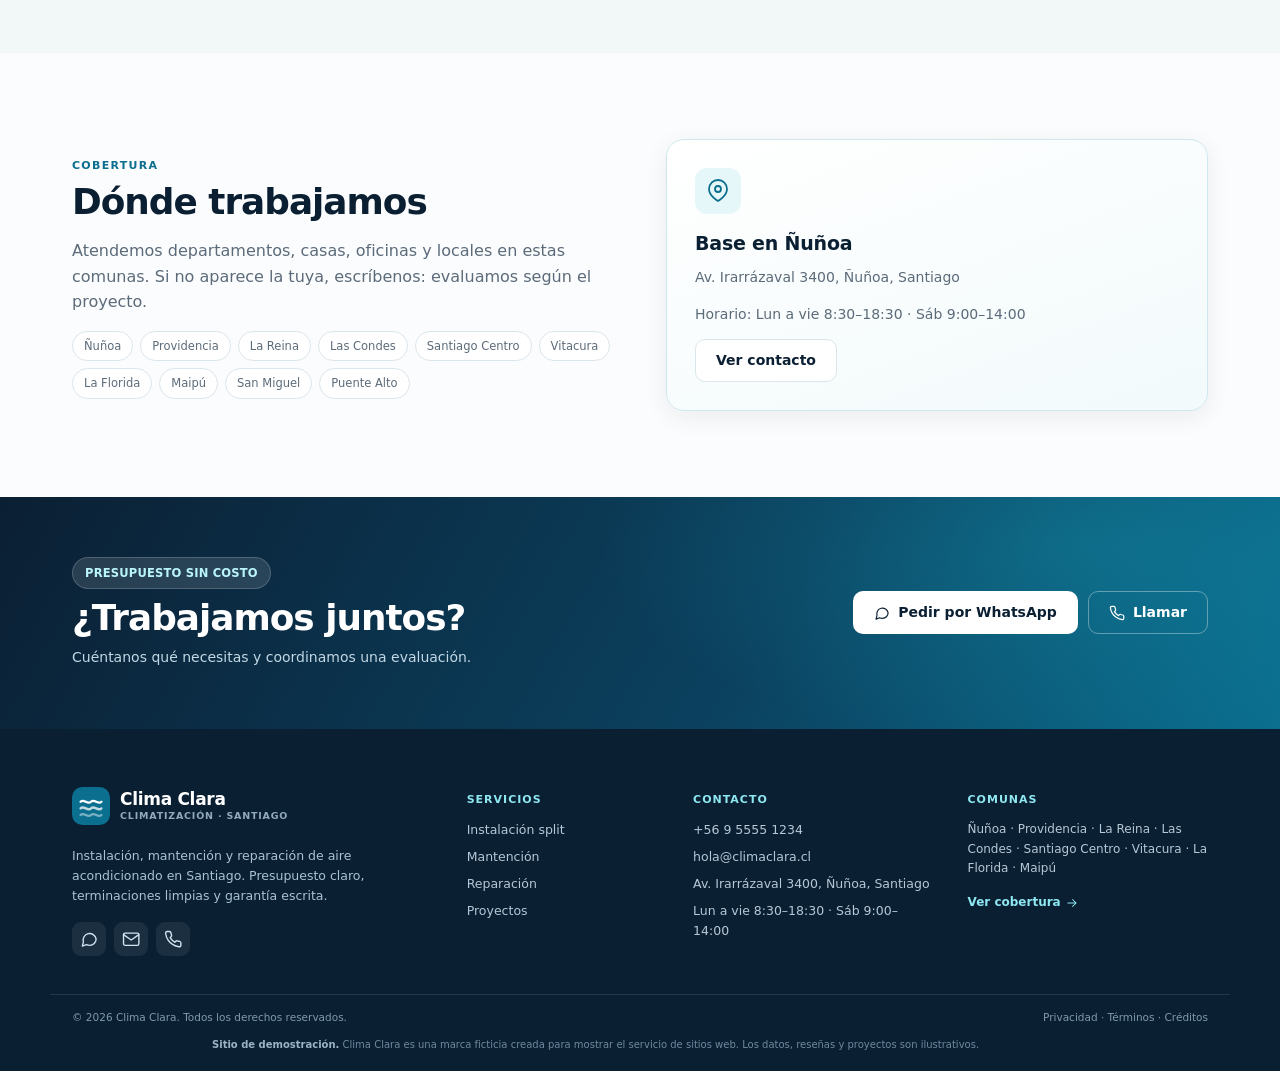
<file: nosotros.html>
<!DOCTYPE html>
<html lang="es-CL">
<head>
<meta charset="utf-8">
<meta name="viewport" content="width=device-width, initial-scale=1">
<title>Nosotros | Clima Clara</title>
<meta name="description" content="Equipo de climatización en Santiago con experiencia en instalación, mantención y reparación de aire acondicionado.">
<meta name="robots" content="noindex, nofollow">
<link rel="canonical" href="https://bandterritory-arch.github.io/clima-clara-demo/nosotros.html">
<meta name="theme-color" content="#0B1F33">
<meta property="og:type" content="website">
<meta property="og:locale" content="es_CL">
<meta property="og:site_name" content="Clima Clara">
<meta property="og:title" content="Nosotros | Clima Clara">
<meta property="og:description" content="Equipo de climatización en Santiago con experiencia en instalación, mantención y reparación de aire acondicionado.">
<meta property="og:url" content="https://bandterritory-arch.github.io/clima-clara-demo/nosotros.html">
<meta property="og:image" content="https://bandterritory-arch.github.io/clima-clara-demo/img/sala.jpg">
<meta name="twitter:card" content="summary_large_image">
<link rel="icon" href="./favicon.svg" type="image/svg+xml">
<link rel="stylesheet" href="./css/estilos.css">

</head>
<body class="">
<a class="saltar" href="#contenido">Saltar al contenido</a>
<header class="cabecera" id="cabecera">
  <div class="wrap cabecera-inner">
    <a class="logo" href="./index.html" aria-label="Clima Clara — inicio"><span class="logo-marca" aria-hidden="true">
    <svg viewBox="0 0 40 40" fill="none">
      <rect width="40" height="40" rx="11" fill="url(#g)"/>
      <path d="M9 15.5c3.7-3.7 7.3 3.7 11 0s7.3 3.7 11 0" stroke="#fff" stroke-width="2.4" stroke-linecap="round"/>
      <path d="M9 22.5c3.7-3.7 7.3 3.7 11 0s7.3 3.7 11 0" stroke="#fff" stroke-width="2.4" stroke-linecap="round" opacity=".75"/>
      <path d="M9 29.5c3.7-3.7 7.3 3.7 11 0s7.3 3.7 11 0" stroke="#fff" stroke-width="2.4" stroke-linecap="round" opacity=".45"/>
      <defs><linearGradient id="g" x1="0" y1="0" x2="40" y2="40"><stop stop-color="#0B6E8F"/><stop offset="1" stop-color="#18B6C9"/></linearGradient></defs>
    </svg>
  </span>
  <span class="logo-texto">Clima Clara<small>Climatización · Santiago</small></span></a>
    <nav class="nav" id="nav" aria-label="Navegación principal"><a href="./index.html">Inicio</a><a href="./servicios.html">Servicios</a><a href="./proyectos.html">Proyectos</a><a href="./nosotros.html" class="activo" aria-current="page">Nosotros</a><a href="./contacto.html">Contacto</a></nav>
    <div class="cabecera-acciones">
      <a class="btn btn-wa btn-chico" href="https://wa.me/56955551234?text=Hola%2C%20quiero%20pedir%20un%20presupuesto." target="_blank" rel="noopener"><svg class="icono " viewBox="0 0 24 24" fill="none" stroke="currentColor" stroke-width="1.8" stroke-linecap="round" stroke-linejoin="round" aria-hidden="true"><path d="M21 11.5a8.4 8.4 0 0 1-8.5 8.5 9 9 0 0 1-4-1L3 21l1.5-5.5a8.5 8.5 0 1 1 16.5-4z"/></svg> WhatsApp</a>
      <button class="menu-btn" id="menu-btn" aria-label="Abrir menú" aria-expanded="false" aria-controls="nav">
        <span></span><span></span><span></span>
      </button>
    </div>
  </div>
</header>
<main id="contenido">

<section class="hero-interno">
  <div class="wrap hero-interno-grid">
    <div>
      <span class="pill">Nosotros</span>
      <h1>Climatización hecha por gente que vuelve</h1>
      <p>Somos un equipo de técnicos de Santiago. Instalamos, mantenemos y reparamos aire acondicionado con un compromiso simple: dejarlo bien la primera vez.</p>
      <div class="hero-acciones">
        <a class="btn btn-primario" href="https://wa.me/56955551234?text=Hola%2C%20quiero%20pedir%20un%20presupuesto." target="_blank" rel="noopener">Pedir presupuesto</a>
        <a class="btn btn-secundario" href="./proyectos.html">Ver proyectos</a>
      </div>
    </div>
    <div class="hero-interno-media"><img src="./img/tecnico.jpg" alt="Clima Clara — climatización en Santiago" width="1200" height="800"></div>
  </div>
</section>
<section class="seccion">
  <div class="wrap grid-2">
    <div class="reveal">
      <span class="etiqueta-mini">Nuestra historia</span>
      <h2>Empezamos instalando. Seguimos respondiendo.</h2>
      <p class="texto-gris">Clima Clara nació en 2014 instalando equipos split en departamentos de Ñuñoa. Con los años sumamos mantenciones, reparaciones y proyectos más grandes, pero mantuvimos la misma forma de trabajar: llegar a la hora, cuidar la casa y explicar lo que se hace.</p>
      <p class="texto-gris">No subcontratamos la instalación. El técnico que evalúa es el mismo que instala y el que responde si algo no quedó bien. Eso nos permite hacernos cargo del resultado completo.</p>
      <div class="firma-equipo">
        <div class="avatar">CC</div>
        <div><strong>Equipo Clima Clara</strong><span>Técnicos de instalación y mantención</span></div>
      </div>
    </div>
    <div class="imagen-marco reveal">
      <img src="./img/hero.jpg" alt="Técnico trabajando en una instalación" loading="lazy" width="1200" height="800">
      <div class="marco-dato"><strong>4,9/5</strong><span>127 reseñas</span></div>
    </div>
  </div>
</section>
<section class="seccion seccion-suave">
  <div class="wrap">
    <div class="seccion-cabecera reveal"><div><span class="etiqueta-mini">Cómo somos</span><h2>Cuatro cosas que no negociamos</h2></div></div>
    <div class="grid-valores">
      <div class="valor-card reveal"><span class="valor-icono"><svg class="icono " viewBox="0 0 24 24" fill="none" stroke="currentColor" stroke-width="1.8" stroke-linecap="round" stroke-linejoin="round" aria-hidden="true"><circle cx="12" cy="12" r="9"/><path d="M12 7v5l3 2"/></svg></span><h3>Puntualidad</h3><p>Te damos una ventana de llegada y avisamos si algo cambia. No haces esperar toda la mañana.</p></div>
      <div class="valor-card reveal"><span class="valor-icono"><svg class="icono " viewBox="0 0 24 24" fill="none" stroke="currentColor" stroke-width="1.8" stroke-linecap="round" stroke-linejoin="round" aria-hidden="true"><path d="M4 20h16M6 20V9l6-5 6 5v11"/><path d="M9 20v-5h6v5"/></svg></span><h3>Limpieza</h3><p>Cubrimos muebles y pisos, retiramos escombros y dejamos el espacio como estaba.</p></div>
      <div class="valor-card reveal"><span class="valor-icono"><svg class="icono " viewBox="0 0 24 24" fill="none" stroke="currentColor" stroke-width="1.8" stroke-linecap="round" stroke-linejoin="round" aria-hidden="true"><path d="M21 11.5a8.4 8.4 0 0 1-8.5 8.5 9 9 0 0 1-4-1L3 21l1.5-5.5a8.5 8.5 0 1 1 16.5-4z"/></svg></span><h3>Claridad</h3><p>Te explicamos qué necesita el equipo, qué estás pagando y qué mantención conviene.</p></div>
      <div class="valor-card reveal"><span class="valor-icono"><svg class="icono " viewBox="0 0 24 24" fill="none" stroke="currentColor" stroke-width="1.8" stroke-linecap="round" stroke-linejoin="round" aria-hidden="true"><path d="M12 22s8-4 8-10V5l-8-3-8 3v7c0 6 8 10 8 10z"/><path d="M9 12l2 2 4-4"/></svg></span><h3>Garantía</h3><p>La instalación queda por escrito. Si algo falla por nuestro trabajo, volvemos.</p></div>
    </div>
  </div>
</section>
<section class="seccion">
  <div class="wrap grid-2">
    <div class="reveal">
      <span class="etiqueta-mini">Cobertura</span>
      <h2>Dónde trabajamos</h2>
      <p class="texto-gris">Atendemos departamentos, casas, oficinas y locales en estas comunas. Si no aparece la tuya, escríbenos: evaluamos según el proyecto.</p>
      <div class="chips"><span class="chip">Ñuñoa</span><span class="chip">Providencia</span><span class="chip">La Reina</span><span class="chip">Las Condes</span><span class="chip">Santiago Centro</span><span class="chip">Vitacura</span><span class="chip">La Florida</span><span class="chip">Maipú</span><span class="chip">San Miguel</span><span class="chip">Puente Alto</span></div>
    </div>
    <div class="caja-aviso reveal">
      <span class="caja-aviso-icono"><svg class="icono " viewBox="0 0 24 24" fill="none" stroke="currentColor" stroke-width="1.8" stroke-linecap="round" stroke-linejoin="round" aria-hidden="true"><path d="M21 10c0 7-9 12-9 12s-9-5-9-12a9 9 0 0 1 18 0z"/><circle cx="12" cy="10" r="3"/></svg></span>
      <h3>Base en Ñuñoa</h3>
      <p>Av. Irarrázaval 3400, Ñuñoa, Santiago</p>
      <p class="texto-gris">Horario: Lun a vie 8:30–18:30 · Sáb 9:00–14:00</p>
      <a class="btn btn-secundario" href="./contacto.html">Ver contacto</a>
    </div>
  </div>
</section>
<section class="cta-banda">
  <div class="wrap cta-banda-inner">
    <div>
      <span class="pill pill-claro">Presupuesto sin costo</span>
      <h2>¿Trabajamos juntos?</h2>
      <p>Cuéntanos qué necesitas y coordinamos una evaluación.</p>
    </div>
    <div class="cta-banda-acciones">
      <a class="btn btn-blanco" href="https://wa.me/56955551234?text=Hola%2C%20quiero%20pedir%20un%20presupuesto%20de%20aire%20acondicionado." target="_blank" rel="noopener"><svg class="icono " viewBox="0 0 24 24" fill="none" stroke="currentColor" stroke-width="1.8" stroke-linecap="round" stroke-linejoin="round" aria-hidden="true"><path d="M21 11.5a8.4 8.4 0 0 1-8.5 8.5 9 9 0 0 1-4-1L3 21l1.5-5.5a8.5 8.5 0 1 1 16.5-4z"/></svg> Pedir por WhatsApp</a>
      <a class="btn btn-borde-blanco" href="tel:+56955551234"><svg class="icono " viewBox="0 0 24 24" fill="none" stroke="currentColor" stroke-width="1.8" stroke-linecap="round" stroke-linejoin="round" aria-hidden="true"><path d="M22 16.9v3a2 2 0 0 1-2.2 2 19.8 19.8 0 0 1-8.6-3.1 19.5 19.5 0 0 1-6-6A19.8 19.8 0 0 1 2.1 4.2 2 2 0 0 1 4.1 2h3a2 2 0 0 1 2 1.7c.1 1 .4 1.9.7 2.8a2 2 0 0 1-.4 2.1L8.1 9.9a16 16 0 0 0 6 6l1.3-1.3a2 2 0 0 1 2.1-.4c.9.3 1.8.6 2.8.7a2 2 0 0 1 1.7 2z"/></svg> Llamar</a>
    </div>
  </div>
</section>

</main>
<footer class="pie-sitio">
  <div class="wrap pie-grid">
    <div>
      <a class="logo logo-pie" href="./index.html"><span class="logo-marca" aria-hidden="true">
    <svg viewBox="0 0 40 40" fill="none">
      <rect width="40" height="40" rx="11" fill="url(#g)"/>
      <path d="M9 15.5c3.7-3.7 7.3 3.7 11 0s7.3 3.7 11 0" stroke="#fff" stroke-width="2.4" stroke-linecap="round"/>
      <path d="M9 22.5c3.7-3.7 7.3 3.7 11 0s7.3 3.7 11 0" stroke="#fff" stroke-width="2.4" stroke-linecap="round" opacity=".75"/>
      <path d="M9 29.5c3.7-3.7 7.3 3.7 11 0s7.3 3.7 11 0" stroke="#fff" stroke-width="2.4" stroke-linecap="round" opacity=".45"/>
      <defs><linearGradient id="g" x1="0" y1="0" x2="40" y2="40"><stop stop-color="#0B6E8F"/><stop offset="1" stop-color="#18B6C9"/></linearGradient></defs>
    </svg>
  </span>
  <span class="logo-texto">Clima Clara<small>Climatización · Santiago</small></span></a>
      <p class="pie-texto">Instalación, mantención y reparación de aire acondicionado en Santiago. Presupuesto claro, terminaciones limpias y garantía escrita.</p>
      <div class="pie-redes">
        <a href="https://wa.me/56955551234?text=Hola%2C%20quiero%20pedir%20un%20presupuesto." target="_blank" rel="noopener" aria-label="WhatsApp"><svg class="icono " viewBox="0 0 24 24" fill="none" stroke="currentColor" stroke-width="1.8" stroke-linecap="round" stroke-linejoin="round" aria-hidden="true"><path d="M21 11.5a8.4 8.4 0 0 1-8.5 8.5 9 9 0 0 1-4-1L3 21l1.5-5.5a8.5 8.5 0 1 1 16.5-4z"/></svg></a>
        <a href="mailto:hola@climaclara.cl" aria-label="Correo"><svg class="icono " viewBox="0 0 24 24" fill="none" stroke="currentColor" stroke-width="1.8" stroke-linecap="round" stroke-linejoin="round" aria-hidden="true"><rect x="2" y="4" width="20" height="16" rx="2"/><path d="M22 6l-10 7L2 6"/></svg></a>
        <a href="tel:+56955551234" aria-label="Teléfono"><svg class="icono " viewBox="0 0 24 24" fill="none" stroke="currentColor" stroke-width="1.8" stroke-linecap="round" stroke-linejoin="round" aria-hidden="true"><path d="M22 16.9v3a2 2 0 0 1-2.2 2 19.8 19.8 0 0 1-8.6-3.1 19.5 19.5 0 0 1-6-6A19.8 19.8 0 0 1 2.1 4.2 2 2 0 0 1 4.1 2h3a2 2 0 0 1 2 1.7c.1 1 .4 1.9.7 2.8a2 2 0 0 1-.4 2.1L8.1 9.9a16 16 0 0 0 6 6l1.3-1.3a2 2 0 0 1 2.1-.4c.9.3 1.8.6 2.8.7a2 2 0 0 1 1.7 2z"/></svg></a>
      </div>
    </div>
    <div>
      <h3>Servicios</h3>
      <ul>
        <li><a href="./servicios.html#instalacion">Instalación split</a></li>
        <li><a href="./servicios.html#mantencion">Mantención</a></li>
        <li><a href="./servicios.html#reparacion">Reparación</a></li>
        <li><a href="./servicios.html#proyectos">Proyectos</a></li>
      </ul>
    </div>
    <div>
      <h3>Contacto</h3>
      <ul>
        <li><a href="tel:+56955551234">+56 9 5555 1234</a></li>
        <li><a href="mailto:hola@climaclara.cl">hola@climaclara.cl</a></li>
        <li>Av. Irarrázaval 3400, Ñuñoa, Santiago</li>
        <li>Lun a vie 8:30–18:30 · Sáb 9:00–14:00</li>
      </ul>
    </div>
    <div>
      <h3>Comunas</h3>
      <p class="pie-comunas">Ñuñoa · Providencia · La Reina · Las Condes · Santiago Centro · Vitacura · La Florida · Maipú</p>
      <a class="pie-link" href="./contacto.html">Ver cobertura <svg class="icono " viewBox="0 0 24 24" fill="none" stroke="currentColor" stroke-width="1.8" stroke-linecap="round" stroke-linejoin="round" aria-hidden="true"><path d="M5 12h14M13 6l6 6-6 6"/></svg></a>
    </div>
  </div>
  <div class="wrap pie-base">
    <span>© 2026 Clima Clara. Todos los derechos reservados.</span>
    <span><a href="./privacidad.html">Privacidad</a> · <a href="./terminos.html">Términos</a> · <a href="./creditos.html">Créditos</a></span>
  </div>
  <div class="wrap demo-aviso">
    <strong>Sitio de demostración.</strong> Clima Clara es una marca ficticia creada para mostrar el servicio de sitios web.
    Los datos, reseñas y proyectos son ilustrativos.
  </div>
</footer>
<a class="wa-flotante" href="https://wa.me/56955551234?text=Hola%2C%20quiero%20pedir%20un%20presupuesto%20de%20aire%20acondicionado." target="_blank" rel="noopener" aria-label="Escribir por WhatsApp">
  <svg class="icono " viewBox="0 0 24 24" fill="none" stroke="currentColor" stroke-width="1.8" stroke-linecap="round" stroke-linejoin="round" aria-hidden="true"><path d="M21 11.5a8.4 8.4 0 0 1-8.5 8.5 9 9 0 0 1-4-1L3 21l1.5-5.5a8.5 8.5 0 1 1 16.5-4z"/></svg><span>WhatsApp</span>
</a>
<script src="./js/sitio.js"></script>
</body>
</html>
</file>
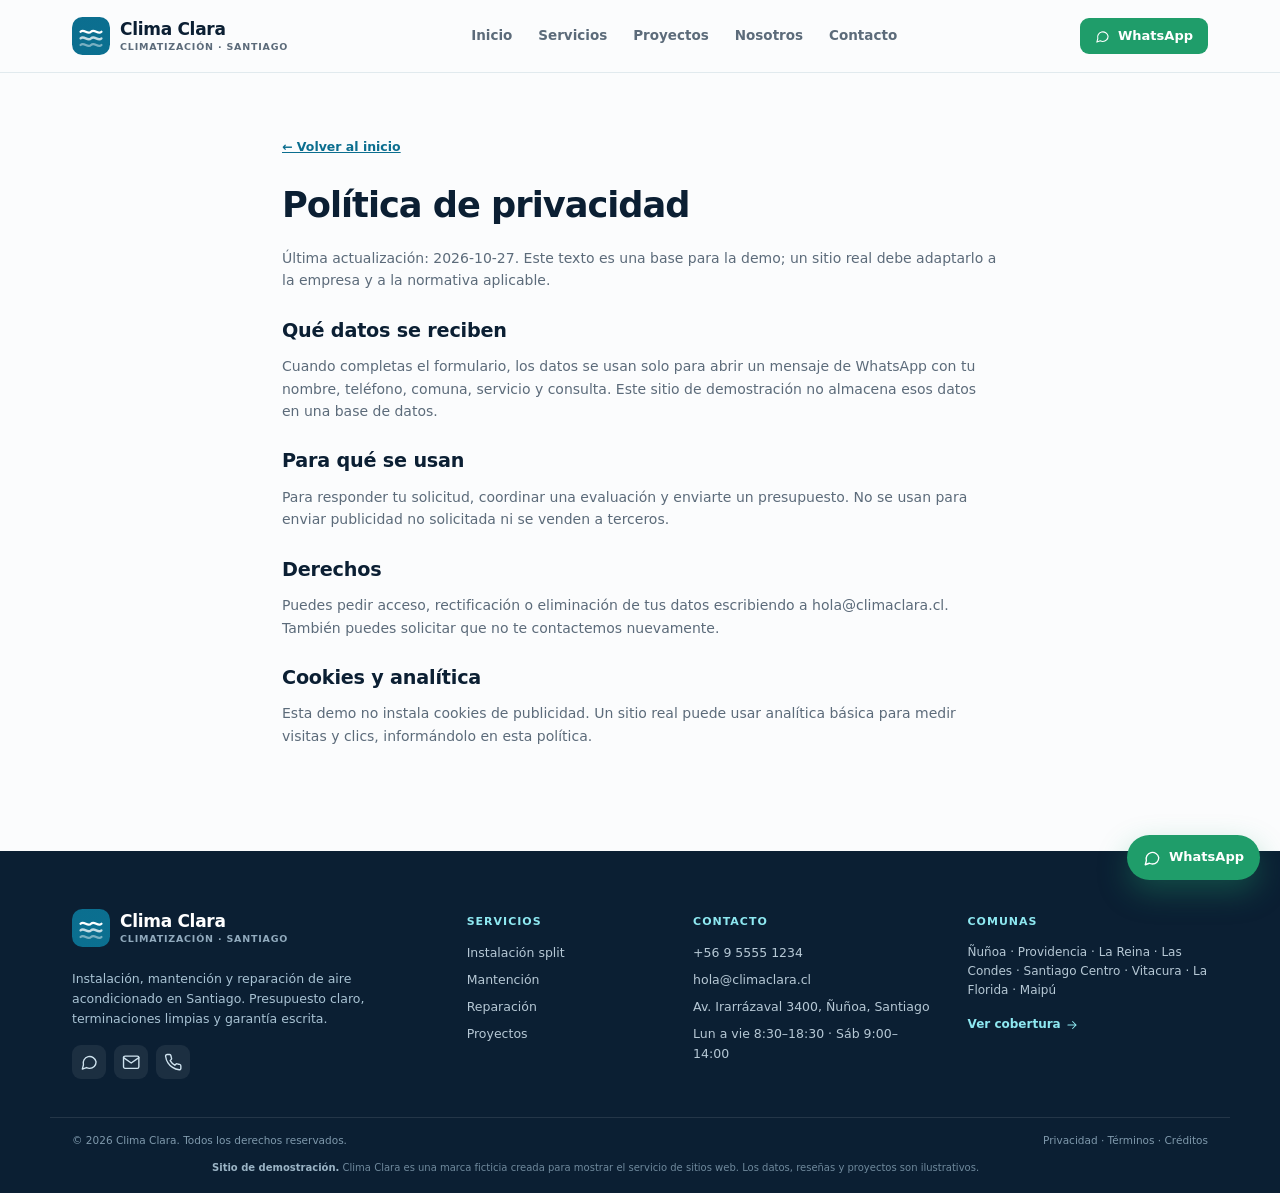
<file: privacidad.html>
<!DOCTYPE html>
<html lang="es-CL">
<head>
<meta charset="utf-8">
<meta name="viewport" content="width=device-width, initial-scale=1">
<title>Política de privacidad | Clima Clara</title>
<meta name="description" content="Política de privacidad de Clima Clara.">
<meta name="robots" content="noindex, nofollow">
<link rel="canonical" href="https://bandterritory-arch.github.io/clima-clara-demo/privacidad.html">
<meta name="theme-color" content="#0B1F33">
<meta property="og:type" content="website">
<meta property="og:locale" content="es_CL">
<meta property="og:site_name" content="Clima Clara">
<meta property="og:title" content="Política de privacidad | Clima Clara">
<meta property="og:description" content="Política de privacidad de Clima Clara.">
<meta property="og:url" content="https://bandterritory-arch.github.io/clima-clara-demo/privacidad.html">
<meta property="og:image" content="https://bandterritory-arch.github.io/clima-clara-demo/img/sala.jpg">
<meta name="twitter:card" content="summary_large_image">
<link rel="icon" href="./favicon.svg" type="image/svg+xml">
<link rel="stylesheet" href="./css/estilos.css">

</head>
<body class="">
<a class="saltar" href="#contenido">Saltar al contenido</a>
<header class="cabecera" id="cabecera">
  <div class="wrap cabecera-inner">
    <a class="logo" href="./index.html" aria-label="Clima Clara — inicio"><span class="logo-marca" aria-hidden="true">
    <svg viewBox="0 0 40 40" fill="none">
      <rect width="40" height="40" rx="11" fill="url(#g)"/>
      <path d="M9 15.5c3.7-3.7 7.3 3.7 11 0s7.3 3.7 11 0" stroke="#fff" stroke-width="2.4" stroke-linecap="round"/>
      <path d="M9 22.5c3.7-3.7 7.3 3.7 11 0s7.3 3.7 11 0" stroke="#fff" stroke-width="2.4" stroke-linecap="round" opacity=".75"/>
      <path d="M9 29.5c3.7-3.7 7.3 3.7 11 0s7.3 3.7 11 0" stroke="#fff" stroke-width="2.4" stroke-linecap="round" opacity=".45"/>
      <defs><linearGradient id="g" x1="0" y1="0" x2="40" y2="40"><stop stop-color="#0B6E8F"/><stop offset="1" stop-color="#18B6C9"/></linearGradient></defs>
    </svg>
  </span>
  <span class="logo-texto">Clima Clara<small>Climatización · Santiago</small></span></a>
    <nav class="nav" id="nav" aria-label="Navegación principal"><a href="./index.html">Inicio</a><a href="./servicios.html">Servicios</a><a href="./proyectos.html">Proyectos</a><a href="./nosotros.html">Nosotros</a><a href="./contacto.html">Contacto</a></nav>
    <div class="cabecera-acciones">
      <a class="btn btn-wa btn-chico" href="https://wa.me/56955551234?text=Hola%2C%20quiero%20pedir%20un%20presupuesto." target="_blank" rel="noopener"><svg class="icono " viewBox="0 0 24 24" fill="none" stroke="currentColor" stroke-width="1.8" stroke-linecap="round" stroke-linejoin="round" aria-hidden="true"><path d="M21 11.5a8.4 8.4 0 0 1-8.5 8.5 9 9 0 0 1-4-1L3 21l1.5-5.5a8.5 8.5 0 1 1 16.5-4z"/></svg> WhatsApp</a>
      <button class="menu-btn" id="menu-btn" aria-label="Abrir menú" aria-expanded="false" aria-controls="nav">
        <span></span><span></span><span></span>
      </button>
    </div>
  </div>
</header>
<main id="contenido">
<section class="seccion legal">
  <div class="wrap legal-caja">
    <a class="volver" href="./index.html">← Volver al inicio</a>
    <h1>Política de privacidad</h1>
    <p class="texto-gris">Última actualización: 2026-10-27. Este texto es una base para la demo; un sitio real debe adaptarlo a la empresa y a la normativa aplicable.</p>
    
      <h2>Qué datos se reciben</h2>
      <p>Cuando completas el formulario, los datos se usan solo para abrir un mensaje de WhatsApp con tu nombre, teléfono, comuna, servicio y consulta. Este sitio de demostración no almacena esos datos en una base de datos.</p>
      <h2>Para qué se usan</h2>
      <p>Para responder tu solicitud, coordinar una evaluación y enviarte un presupuesto. No se usan para enviar publicidad no solicitada ni se venden a terceros.</p>
      <h2>Derechos</h2>
      <p>Puedes pedir acceso, rectificación o eliminación de tus datos escribiendo a hola@climaclara.cl. También puedes solicitar que no te contactemos nuevamente.</p>
      <h2>Cookies y analítica</h2>
      <p>Esta demo no instala cookies de publicidad. Un sitio real puede usar analítica básica para medir visitas y clics, informándolo en esta política.</p>
    
  </div>
</section>
</main>
<footer class="pie-sitio">
  <div class="wrap pie-grid">
    <div>
      <a class="logo logo-pie" href="./index.html"><span class="logo-marca" aria-hidden="true">
    <svg viewBox="0 0 40 40" fill="none">
      <rect width="40" height="40" rx="11" fill="url(#g)"/>
      <path d="M9 15.5c3.7-3.7 7.3 3.7 11 0s7.3 3.7 11 0" stroke="#fff" stroke-width="2.4" stroke-linecap="round"/>
      <path d="M9 22.5c3.7-3.7 7.3 3.7 11 0s7.3 3.7 11 0" stroke="#fff" stroke-width="2.4" stroke-linecap="round" opacity=".75"/>
      <path d="M9 29.5c3.7-3.7 7.3 3.7 11 0s7.3 3.7 11 0" stroke="#fff" stroke-width="2.4" stroke-linecap="round" opacity=".45"/>
      <defs><linearGradient id="g" x1="0" y1="0" x2="40" y2="40"><stop stop-color="#0B6E8F"/><stop offset="1" stop-color="#18B6C9"/></linearGradient></defs>
    </svg>
  </span>
  <span class="logo-texto">Clima Clara<small>Climatización · Santiago</small></span></a>
      <p class="pie-texto">Instalación, mantención y reparación de aire acondicionado en Santiago. Presupuesto claro, terminaciones limpias y garantía escrita.</p>
      <div class="pie-redes">
        <a href="https://wa.me/56955551234?text=Hola%2C%20quiero%20pedir%20un%20presupuesto." target="_blank" rel="noopener" aria-label="WhatsApp"><svg class="icono " viewBox="0 0 24 24" fill="none" stroke="currentColor" stroke-width="1.8" stroke-linecap="round" stroke-linejoin="round" aria-hidden="true"><path d="M21 11.5a8.4 8.4 0 0 1-8.5 8.5 9 9 0 0 1-4-1L3 21l1.5-5.5a8.5 8.5 0 1 1 16.5-4z"/></svg></a>
        <a href="mailto:hola@climaclara.cl" aria-label="Correo"><svg class="icono " viewBox="0 0 24 24" fill="none" stroke="currentColor" stroke-width="1.8" stroke-linecap="round" stroke-linejoin="round" aria-hidden="true"><rect x="2" y="4" width="20" height="16" rx="2"/><path d="M22 6l-10 7L2 6"/></svg></a>
        <a href="tel:+56955551234" aria-label="Teléfono"><svg class="icono " viewBox="0 0 24 24" fill="none" stroke="currentColor" stroke-width="1.8" stroke-linecap="round" stroke-linejoin="round" aria-hidden="true"><path d="M22 16.9v3a2 2 0 0 1-2.2 2 19.8 19.8 0 0 1-8.6-3.1 19.5 19.5 0 0 1-6-6A19.8 19.8 0 0 1 2.1 4.2 2 2 0 0 1 4.1 2h3a2 2 0 0 1 2 1.7c.1 1 .4 1.9.7 2.8a2 2 0 0 1-.4 2.1L8.1 9.9a16 16 0 0 0 6 6l1.3-1.3a2 2 0 0 1 2.1-.4c.9.3 1.8.6 2.8.7a2 2 0 0 1 1.7 2z"/></svg></a>
      </div>
    </div>
    <div>
      <h3>Servicios</h3>
      <ul>
        <li><a href="./servicios.html#instalacion">Instalación split</a></li>
        <li><a href="./servicios.html#mantencion">Mantención</a></li>
        <li><a href="./servicios.html#reparacion">Reparación</a></li>
        <li><a href="./servicios.html#proyectos">Proyectos</a></li>
      </ul>
    </div>
    <div>
      <h3>Contacto</h3>
      <ul>
        <li><a href="tel:+56955551234">+56 9 5555 1234</a></li>
        <li><a href="mailto:hola@climaclara.cl">hola@climaclara.cl</a></li>
        <li>Av. Irarrázaval 3400, Ñuñoa, Santiago</li>
        <li>Lun a vie 8:30–18:30 · Sáb 9:00–14:00</li>
      </ul>
    </div>
    <div>
      <h3>Comunas</h3>
      <p class="pie-comunas">Ñuñoa · Providencia · La Reina · Las Condes · Santiago Centro · Vitacura · La Florida · Maipú</p>
      <a class="pie-link" href="./contacto.html">Ver cobertura <svg class="icono " viewBox="0 0 24 24" fill="none" stroke="currentColor" stroke-width="1.8" stroke-linecap="round" stroke-linejoin="round" aria-hidden="true"><path d="M5 12h14M13 6l6 6-6 6"/></svg></a>
    </div>
  </div>
  <div class="wrap pie-base">
    <span>© 2026 Clima Clara. Todos los derechos reservados.</span>
    <span><a href="./privacidad.html">Privacidad</a> · <a href="./terminos.html">Términos</a> · <a href="./creditos.html">Créditos</a></span>
  </div>
  <div class="wrap demo-aviso">
    <strong>Sitio de demostración.</strong> Clima Clara es una marca ficticia creada para mostrar el servicio de sitios web.
    Los datos, reseñas y proyectos son ilustrativos.
  </div>
</footer>
<a class="wa-flotante" href="https://wa.me/56955551234?text=Hola%2C%20quiero%20pedir%20un%20presupuesto%20de%20aire%20acondicionado." target="_blank" rel="noopener" aria-label="Escribir por WhatsApp">
  <svg class="icono " viewBox="0 0 24 24" fill="none" stroke="currentColor" stroke-width="1.8" stroke-linecap="round" stroke-linejoin="round" aria-hidden="true"><path d="M21 11.5a8.4 8.4 0 0 1-8.5 8.5 9 9 0 0 1-4-1L3 21l1.5-5.5a8.5 8.5 0 1 1 16.5-4z"/></svg><span>WhatsApp</span>
</a>
<script src="./js/sitio.js"></script>
</body>
</html>
</file>
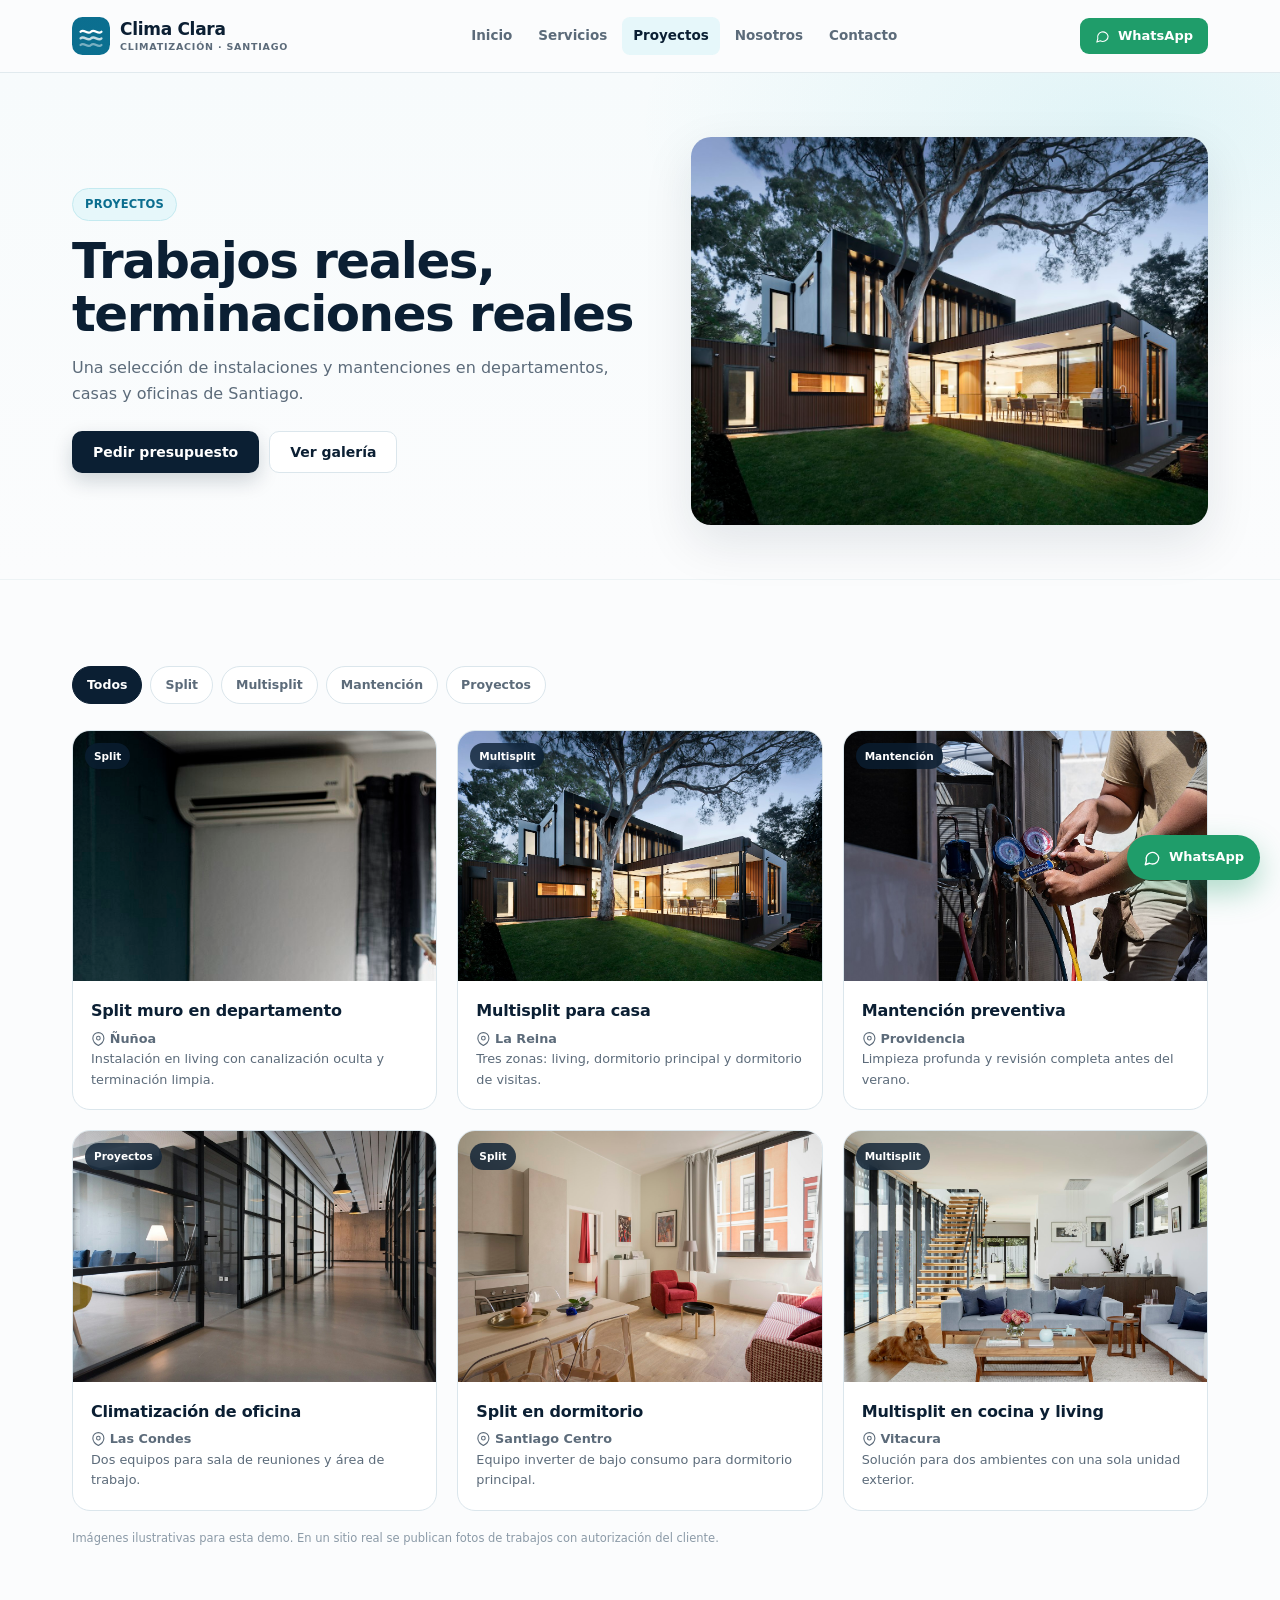
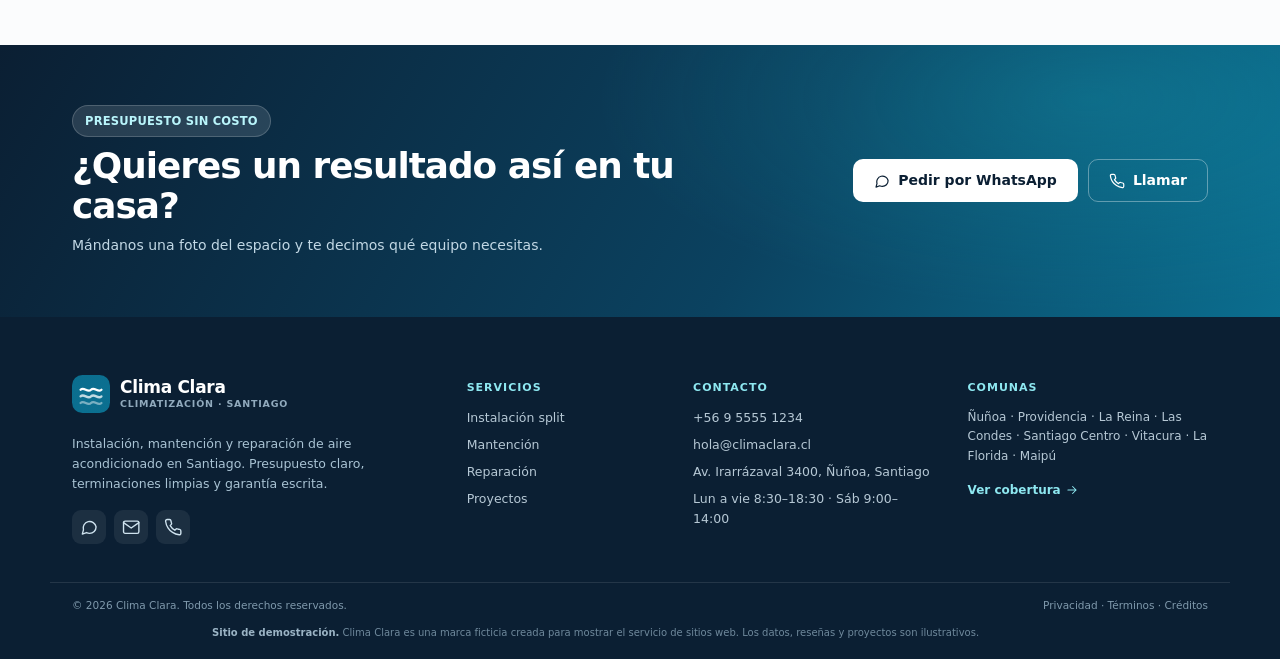
<file: proyectos.html>
<!DOCTYPE html>
<html lang="es-CL">
<head>
<meta charset="utf-8">
<meta name="viewport" content="width=device-width, initial-scale=1">
<title>Proyectos de climatización en Santiago | Clima Clara</title>
<meta name="description" content="Galería de instalaciones de aire acondicionado, multisplit, mantenciones y proyectos en departamentos, casas y oficinas de Santiago.">
<meta name="robots" content="noindex, nofollow">
<link rel="canonical" href="https://bandterritory-arch.github.io/clima-clara-demo/proyectos.html">
<meta name="theme-color" content="#0B1F33">
<meta property="og:type" content="website">
<meta property="og:locale" content="es_CL">
<meta property="og:site_name" content="Clima Clara">
<meta property="og:title" content="Proyectos de climatización en Santiago | Clima Clara">
<meta property="og:description" content="Galería de instalaciones de aire acondicionado, multisplit, mantenciones y proyectos en departamentos, casas y oficinas de Santiago.">
<meta property="og:url" content="https://bandterritory-arch.github.io/clima-clara-demo/proyectos.html">
<meta property="og:image" content="https://bandterritory-arch.github.io/clima-clara-demo/img/sala.jpg">
<meta name="twitter:card" content="summary_large_image">
<link rel="icon" href="./favicon.svg" type="image/svg+xml">
<link rel="stylesheet" href="./css/estilos.css">

</head>
<body class="">
<a class="saltar" href="#contenido">Saltar al contenido</a>
<header class="cabecera" id="cabecera">
  <div class="wrap cabecera-inner">
    <a class="logo" href="./index.html" aria-label="Clima Clara — inicio"><span class="logo-marca" aria-hidden="true">
    <svg viewBox="0 0 40 40" fill="none">
      <rect width="40" height="40" rx="11" fill="url(#g)"/>
      <path d="M9 15.5c3.7-3.7 7.3 3.7 11 0s7.3 3.7 11 0" stroke="#fff" stroke-width="2.4" stroke-linecap="round"/>
      <path d="M9 22.5c3.7-3.7 7.3 3.7 11 0s7.3 3.7 11 0" stroke="#fff" stroke-width="2.4" stroke-linecap="round" opacity=".75"/>
      <path d="M9 29.5c3.7-3.7 7.3 3.7 11 0s7.3 3.7 11 0" stroke="#fff" stroke-width="2.4" stroke-linecap="round" opacity=".45"/>
      <defs><linearGradient id="g" x1="0" y1="0" x2="40" y2="40"><stop stop-color="#0B6E8F"/><stop offset="1" stop-color="#18B6C9"/></linearGradient></defs>
    </svg>
  </span>
  <span class="logo-texto">Clima Clara<small>Climatización · Santiago</small></span></a>
    <nav class="nav" id="nav" aria-label="Navegación principal"><a href="./index.html">Inicio</a><a href="./servicios.html">Servicios</a><a href="./proyectos.html" class="activo" aria-current="page">Proyectos</a><a href="./nosotros.html">Nosotros</a><a href="./contacto.html">Contacto</a></nav>
    <div class="cabecera-acciones">
      <a class="btn btn-wa btn-chico" href="https://wa.me/56955551234?text=Hola%2C%20quiero%20pedir%20un%20presupuesto." target="_blank" rel="noopener"><svg class="icono " viewBox="0 0 24 24" fill="none" stroke="currentColor" stroke-width="1.8" stroke-linecap="round" stroke-linejoin="round" aria-hidden="true"><path d="M21 11.5a8.4 8.4 0 0 1-8.5 8.5 9 9 0 0 1-4-1L3 21l1.5-5.5a8.5 8.5 0 1 1 16.5-4z"/></svg> WhatsApp</a>
      <button class="menu-btn" id="menu-btn" aria-label="Abrir menú" aria-expanded="false" aria-controls="nav">
        <span></span><span></span><span></span>
      </button>
    </div>
  </div>
</header>
<main id="contenido">

<section class="hero-interno">
  <div class="wrap hero-interno-grid">
    <div>
      <span class="pill">Proyectos</span>
      <h1>Trabajos reales, terminaciones reales</h1>
      <p>Una selección de instalaciones y mantenciones en departamentos, casas y oficinas de Santiago.</p>
      <div class="hero-acciones">
        <a class="btn btn-primario" href="https://wa.me/56955551234?text=Hola%2C%20quiero%20pedir%20un%20presupuesto." target="_blank" rel="noopener">Pedir presupuesto</a>
        <a class="btn btn-secundario" href="#galeria">Ver galería</a>
      </div>
    </div>
    <div class="hero-interno-media"><img src="./img/casa.jpg" alt="Clima Clara — climatización en Santiago" width="1200" height="800"></div>
  </div>
</section>
<section class="seccion">
  <div class="wrap">
    <div class="filtros" role="group" aria-label="Filtrar proyectos">
      <button class="filtro activo" data-filtro="Todos">Todos</button><button class="filtro" data-filtro="Split">Split</button><button class="filtro" data-filtro="Multisplit">Multisplit</button><button class="filtro" data-filtro="Mantención">Mantención</button><button class="filtro" data-filtro="Proyectos">Proyectos</button>
    </div>
    <div class="grid-proyectos grid-proyectos-pagina" id="galeria">
      <article class="proyecto-card reveal" data-categoria="Split">
  <div class="proyecto-img"><img src="./img/split-muro-detalle.jpg" alt="Split muro en departamento en Ñuñoa" loading="lazy" width="900" height="600"><span class="proyecto-tag">Split</span></div>
  <div class="proyecto-cuerpo">
    <h3>Split muro en departamento</h3>
    <p class="proyecto-comuna"><svg class="icono " viewBox="0 0 24 24" fill="none" stroke="currentColor" stroke-width="1.8" stroke-linecap="round" stroke-linejoin="round" aria-hidden="true"><path d="M21 10c0 7-9 12-9 12s-9-5-9-12a9 9 0 0 1 18 0z"/><circle cx="12" cy="10" r="3"/></svg> Ñuñoa</p>
    <p>Instalación en living con canalización oculta y terminación limpia.</p>
  </div>
</article><article class="proyecto-card reveal" data-categoria="Multisplit">
  <div class="proyecto-img"><img src="./img/casa.jpg" alt="Multisplit para casa en La Reina" loading="lazy" width="900" height="600"><span class="proyecto-tag">Multisplit</span></div>
  <div class="proyecto-cuerpo">
    <h3>Multisplit para casa</h3>
    <p class="proyecto-comuna"><svg class="icono " viewBox="0 0 24 24" fill="none" stroke="currentColor" stroke-width="1.8" stroke-linecap="round" stroke-linejoin="round" aria-hidden="true"><path d="M21 10c0 7-9 12-9 12s-9-5-9-12a9 9 0 0 1 18 0z"/><circle cx="12" cy="10" r="3"/></svg> La Reina</p>
    <p>Tres zonas: living, dormitorio principal y dormitorio de visitas.</p>
  </div>
</article><article class="proyecto-card reveal" data-categoria="Mantención">
  <div class="proyecto-img"><img src="./img/manometros.jpg" alt="Mantención preventiva en Providencia" loading="lazy" width="900" height="600"><span class="proyecto-tag">Mantención</span></div>
  <div class="proyecto-cuerpo">
    <h3>Mantención preventiva</h3>
    <p class="proyecto-comuna"><svg class="icono " viewBox="0 0 24 24" fill="none" stroke="currentColor" stroke-width="1.8" stroke-linecap="round" stroke-linejoin="round" aria-hidden="true"><path d="M21 10c0 7-9 12-9 12s-9-5-9-12a9 9 0 0 1 18 0z"/><circle cx="12" cy="10" r="3"/></svg> Providencia</p>
    <p>Limpieza profunda y revisión completa antes del verano.</p>
  </div>
</article><article class="proyecto-card reveal" data-categoria="Proyectos">
  <div class="proyecto-img"><img src="./img/oficina.jpg" alt="Climatización de oficina en Las Condes" loading="lazy" width="900" height="600"><span class="proyecto-tag">Proyectos</span></div>
  <div class="proyecto-cuerpo">
    <h3>Climatización de oficina</h3>
    <p class="proyecto-comuna"><svg class="icono " viewBox="0 0 24 24" fill="none" stroke="currentColor" stroke-width="1.8" stroke-linecap="round" stroke-linejoin="round" aria-hidden="true"><path d="M21 10c0 7-9 12-9 12s-9-5-9-12a9 9 0 0 1 18 0z"/><circle cx="12" cy="10" r="3"/></svg> Las Condes</p>
    <p>Dos equipos para sala de reuniones y área de trabajo.</p>
  </div>
</article><article class="proyecto-card reveal" data-categoria="Split">
  <div class="proyecto-img"><img src="./img/departamento.jpg" alt="Split en dormitorio en Santiago Centro" loading="lazy" width="900" height="600"><span class="proyecto-tag">Split</span></div>
  <div class="proyecto-cuerpo">
    <h3>Split en dormitorio</h3>
    <p class="proyecto-comuna"><svg class="icono " viewBox="0 0 24 24" fill="none" stroke="currentColor" stroke-width="1.8" stroke-linecap="round" stroke-linejoin="round" aria-hidden="true"><path d="M21 10c0 7-9 12-9 12s-9-5-9-12a9 9 0 0 1 18 0z"/><circle cx="12" cy="10" r="3"/></svg> Santiago Centro</p>
    <p>Equipo inverter de bajo consumo para dormitorio principal.</p>
  </div>
</article><article class="proyecto-card reveal" data-categoria="Multisplit">
  <div class="proyecto-img"><img src="./img/cocina.jpg" alt="Multisplit en cocina y living en Vitacura" loading="lazy" width="900" height="600"><span class="proyecto-tag">Multisplit</span></div>
  <div class="proyecto-cuerpo">
    <h3>Multisplit en cocina y living</h3>
    <p class="proyecto-comuna"><svg class="icono " viewBox="0 0 24 24" fill="none" stroke="currentColor" stroke-width="1.8" stroke-linecap="round" stroke-linejoin="round" aria-hidden="true"><path d="M21 10c0 7-9 12-9 12s-9-5-9-12a9 9 0 0 1 18 0z"/><circle cx="12" cy="10" r="3"/></svg> Vitacura</p>
    <p>Solución para dos ambientes con una sola unidad exterior.</p>
  </div>
</article>
    </div>
    <p class="nota-galeria">Imágenes ilustrativas para esta demo. En un sitio real se publican fotos de trabajos con autorización del cliente.</p>
  </div>
</section>
<section class="cta-banda">
  <div class="wrap cta-banda-inner">
    <div>
      <span class="pill pill-claro">Presupuesto sin costo</span>
      <h2>¿Quieres un resultado así en tu casa?</h2>
      <p>Mándanos una foto del espacio y te decimos qué equipo necesitas.</p>
    </div>
    <div class="cta-banda-acciones">
      <a class="btn btn-blanco" href="https://wa.me/56955551234?text=Hola%2C%20quiero%20pedir%20un%20presupuesto%20de%20aire%20acondicionado." target="_blank" rel="noopener"><svg class="icono " viewBox="0 0 24 24" fill="none" stroke="currentColor" stroke-width="1.8" stroke-linecap="round" stroke-linejoin="round" aria-hidden="true"><path d="M21 11.5a8.4 8.4 0 0 1-8.5 8.5 9 9 0 0 1-4-1L3 21l1.5-5.5a8.5 8.5 0 1 1 16.5-4z"/></svg> Pedir por WhatsApp</a>
      <a class="btn btn-borde-blanco" href="tel:+56955551234"><svg class="icono " viewBox="0 0 24 24" fill="none" stroke="currentColor" stroke-width="1.8" stroke-linecap="round" stroke-linejoin="round" aria-hidden="true"><path d="M22 16.9v3a2 2 0 0 1-2.2 2 19.8 19.8 0 0 1-8.6-3.1 19.5 19.5 0 0 1-6-6A19.8 19.8 0 0 1 2.1 4.2 2 2 0 0 1 4.1 2h3a2 2 0 0 1 2 1.7c.1 1 .4 1.9.7 2.8a2 2 0 0 1-.4 2.1L8.1 9.9a16 16 0 0 0 6 6l1.3-1.3a2 2 0 0 1 2.1-.4c.9.3 1.8.6 2.8.7a2 2 0 0 1 1.7 2z"/></svg> Llamar</a>
    </div>
  </div>
</section>

</main>
<footer class="pie-sitio">
  <div class="wrap pie-grid">
    <div>
      <a class="logo logo-pie" href="./index.html"><span class="logo-marca" aria-hidden="true">
    <svg viewBox="0 0 40 40" fill="none">
      <rect width="40" height="40" rx="11" fill="url(#g)"/>
      <path d="M9 15.5c3.7-3.7 7.3 3.7 11 0s7.3 3.7 11 0" stroke="#fff" stroke-width="2.4" stroke-linecap="round"/>
      <path d="M9 22.5c3.7-3.7 7.3 3.7 11 0s7.3 3.7 11 0" stroke="#fff" stroke-width="2.4" stroke-linecap="round" opacity=".75"/>
      <path d="M9 29.5c3.7-3.7 7.3 3.7 11 0s7.3 3.7 11 0" stroke="#fff" stroke-width="2.4" stroke-linecap="round" opacity=".45"/>
      <defs><linearGradient id="g" x1="0" y1="0" x2="40" y2="40"><stop stop-color="#0B6E8F"/><stop offset="1" stop-color="#18B6C9"/></linearGradient></defs>
    </svg>
  </span>
  <span class="logo-texto">Clima Clara<small>Climatización · Santiago</small></span></a>
      <p class="pie-texto">Instalación, mantención y reparación de aire acondicionado en Santiago. Presupuesto claro, terminaciones limpias y garantía escrita.</p>
      <div class="pie-redes">
        <a href="https://wa.me/56955551234?text=Hola%2C%20quiero%20pedir%20un%20presupuesto." target="_blank" rel="noopener" aria-label="WhatsApp"><svg class="icono " viewBox="0 0 24 24" fill="none" stroke="currentColor" stroke-width="1.8" stroke-linecap="round" stroke-linejoin="round" aria-hidden="true"><path d="M21 11.5a8.4 8.4 0 0 1-8.5 8.5 9 9 0 0 1-4-1L3 21l1.5-5.5a8.5 8.5 0 1 1 16.5-4z"/></svg></a>
        <a href="mailto:hola@climaclara.cl" aria-label="Correo"><svg class="icono " viewBox="0 0 24 24" fill="none" stroke="currentColor" stroke-width="1.8" stroke-linecap="round" stroke-linejoin="round" aria-hidden="true"><rect x="2" y="4" width="20" height="16" rx="2"/><path d="M22 6l-10 7L2 6"/></svg></a>
        <a href="tel:+56955551234" aria-label="Teléfono"><svg class="icono " viewBox="0 0 24 24" fill="none" stroke="currentColor" stroke-width="1.8" stroke-linecap="round" stroke-linejoin="round" aria-hidden="true"><path d="M22 16.9v3a2 2 0 0 1-2.2 2 19.8 19.8 0 0 1-8.6-3.1 19.5 19.5 0 0 1-6-6A19.8 19.8 0 0 1 2.1 4.2 2 2 0 0 1 4.1 2h3a2 2 0 0 1 2 1.7c.1 1 .4 1.9.7 2.8a2 2 0 0 1-.4 2.1L8.1 9.9a16 16 0 0 0 6 6l1.3-1.3a2 2 0 0 1 2.1-.4c.9.3 1.8.6 2.8.7a2 2 0 0 1 1.7 2z"/></svg></a>
      </div>
    </div>
    <div>
      <h3>Servicios</h3>
      <ul>
        <li><a href="./servicios.html#instalacion">Instalación split</a></li>
        <li><a href="./servicios.html#mantencion">Mantención</a></li>
        <li><a href="./servicios.html#reparacion">Reparación</a></li>
        <li><a href="./servicios.html#proyectos">Proyectos</a></li>
      </ul>
    </div>
    <div>
      <h3>Contacto</h3>
      <ul>
        <li><a href="tel:+56955551234">+56 9 5555 1234</a></li>
        <li><a href="mailto:hola@climaclara.cl">hola@climaclara.cl</a></li>
        <li>Av. Irarrázaval 3400, Ñuñoa, Santiago</li>
        <li>Lun a vie 8:30–18:30 · Sáb 9:00–14:00</li>
      </ul>
    </div>
    <div>
      <h3>Comunas</h3>
      <p class="pie-comunas">Ñuñoa · Providencia · La Reina · Las Condes · Santiago Centro · Vitacura · La Florida · Maipú</p>
      <a class="pie-link" href="./contacto.html">Ver cobertura <svg class="icono " viewBox="0 0 24 24" fill="none" stroke="currentColor" stroke-width="1.8" stroke-linecap="round" stroke-linejoin="round" aria-hidden="true"><path d="M5 12h14M13 6l6 6-6 6"/></svg></a>
    </div>
  </div>
  <div class="wrap pie-base">
    <span>© 2026 Clima Clara. Todos los derechos reservados.</span>
    <span><a href="./privacidad.html">Privacidad</a> · <a href="./terminos.html">Términos</a> · <a href="./creditos.html">Créditos</a></span>
  </div>
  <div class="wrap demo-aviso">
    <strong>Sitio de demostración.</strong> Clima Clara es una marca ficticia creada para mostrar el servicio de sitios web.
    Los datos, reseñas y proyectos son ilustrativos.
  </div>
</footer>
<a class="wa-flotante" href="https://wa.me/56955551234?text=Hola%2C%20quiero%20pedir%20un%20presupuesto%20de%20aire%20acondicionado." target="_blank" rel="noopener" aria-label="Escribir por WhatsApp">
  <svg class="icono " viewBox="0 0 24 24" fill="none" stroke="currentColor" stroke-width="1.8" stroke-linecap="round" stroke-linejoin="round" aria-hidden="true"><path d="M21 11.5a8.4 8.4 0 0 1-8.5 8.5 9 9 0 0 1-4-1L3 21l1.5-5.5a8.5 8.5 0 1 1 16.5-4z"/></svg><span>WhatsApp</span>
</a>
<script src="./js/sitio.js"></script>
</body>
</html>
</file>
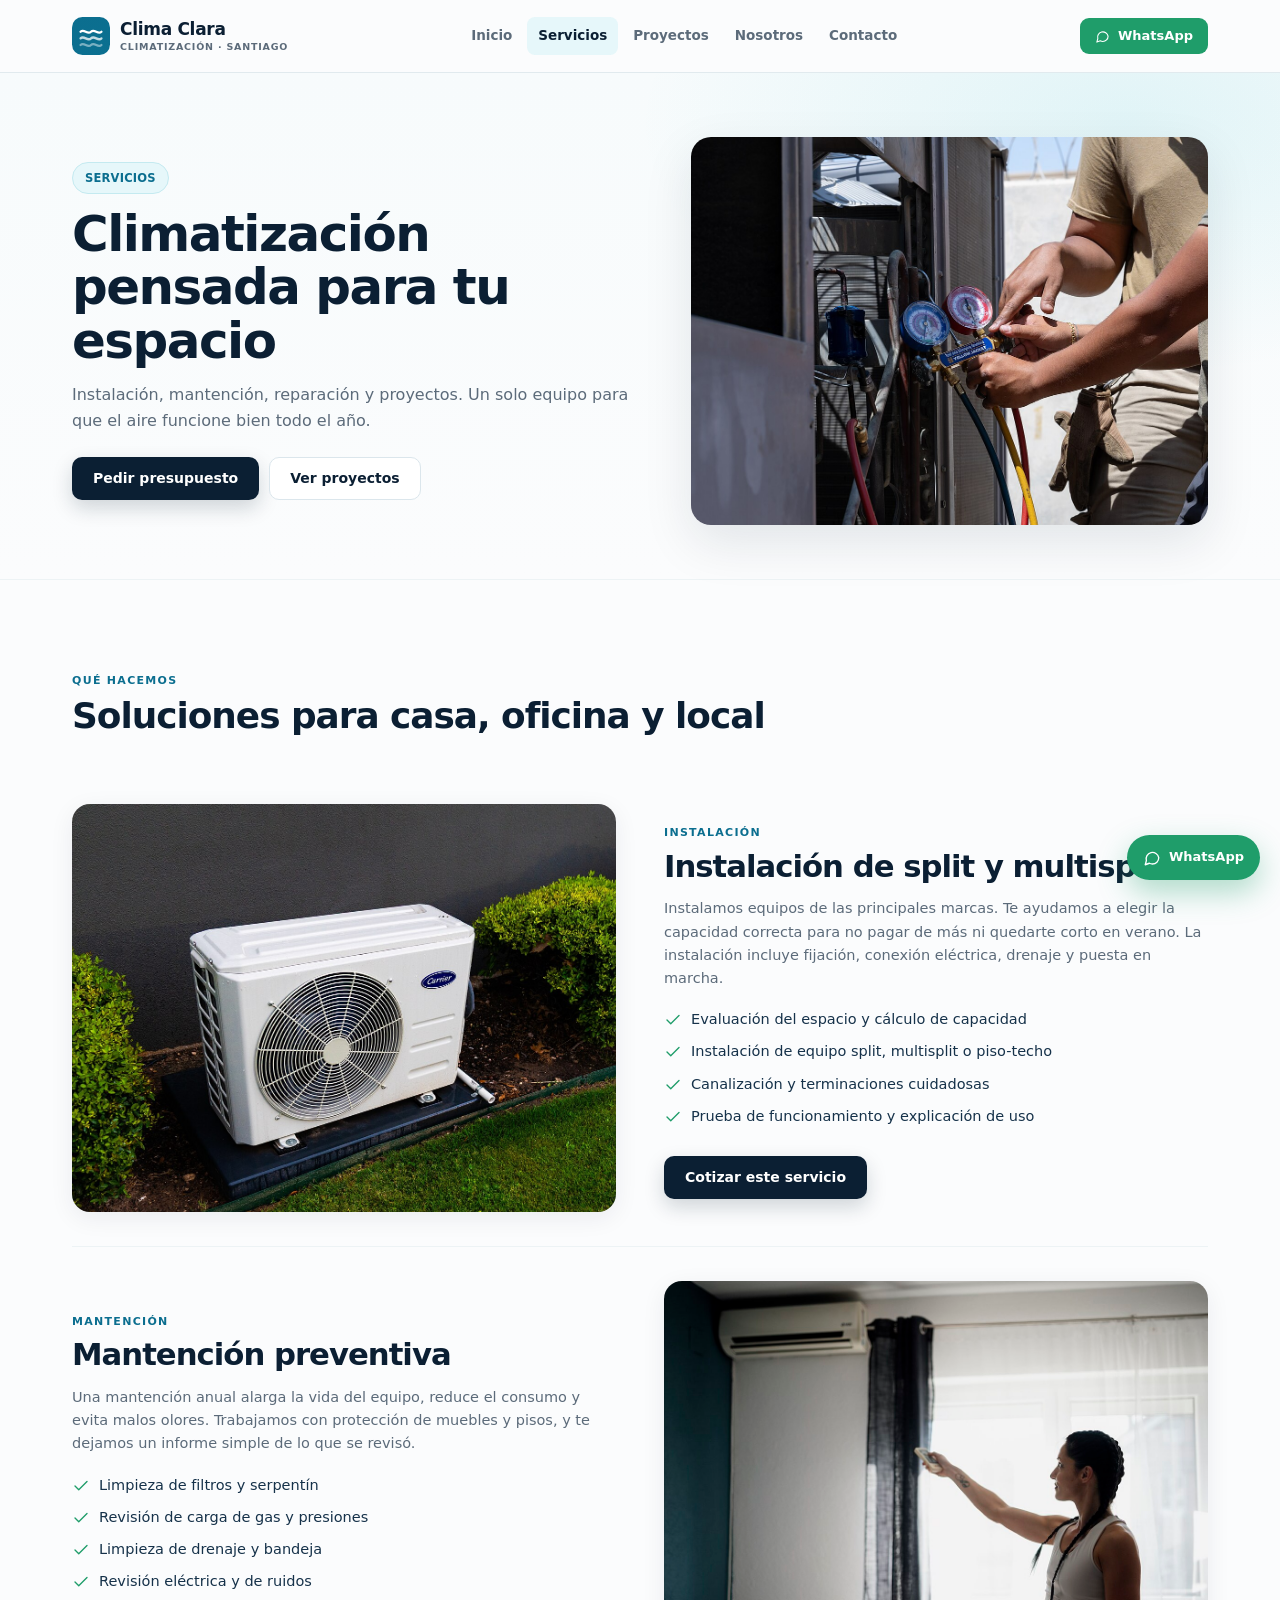
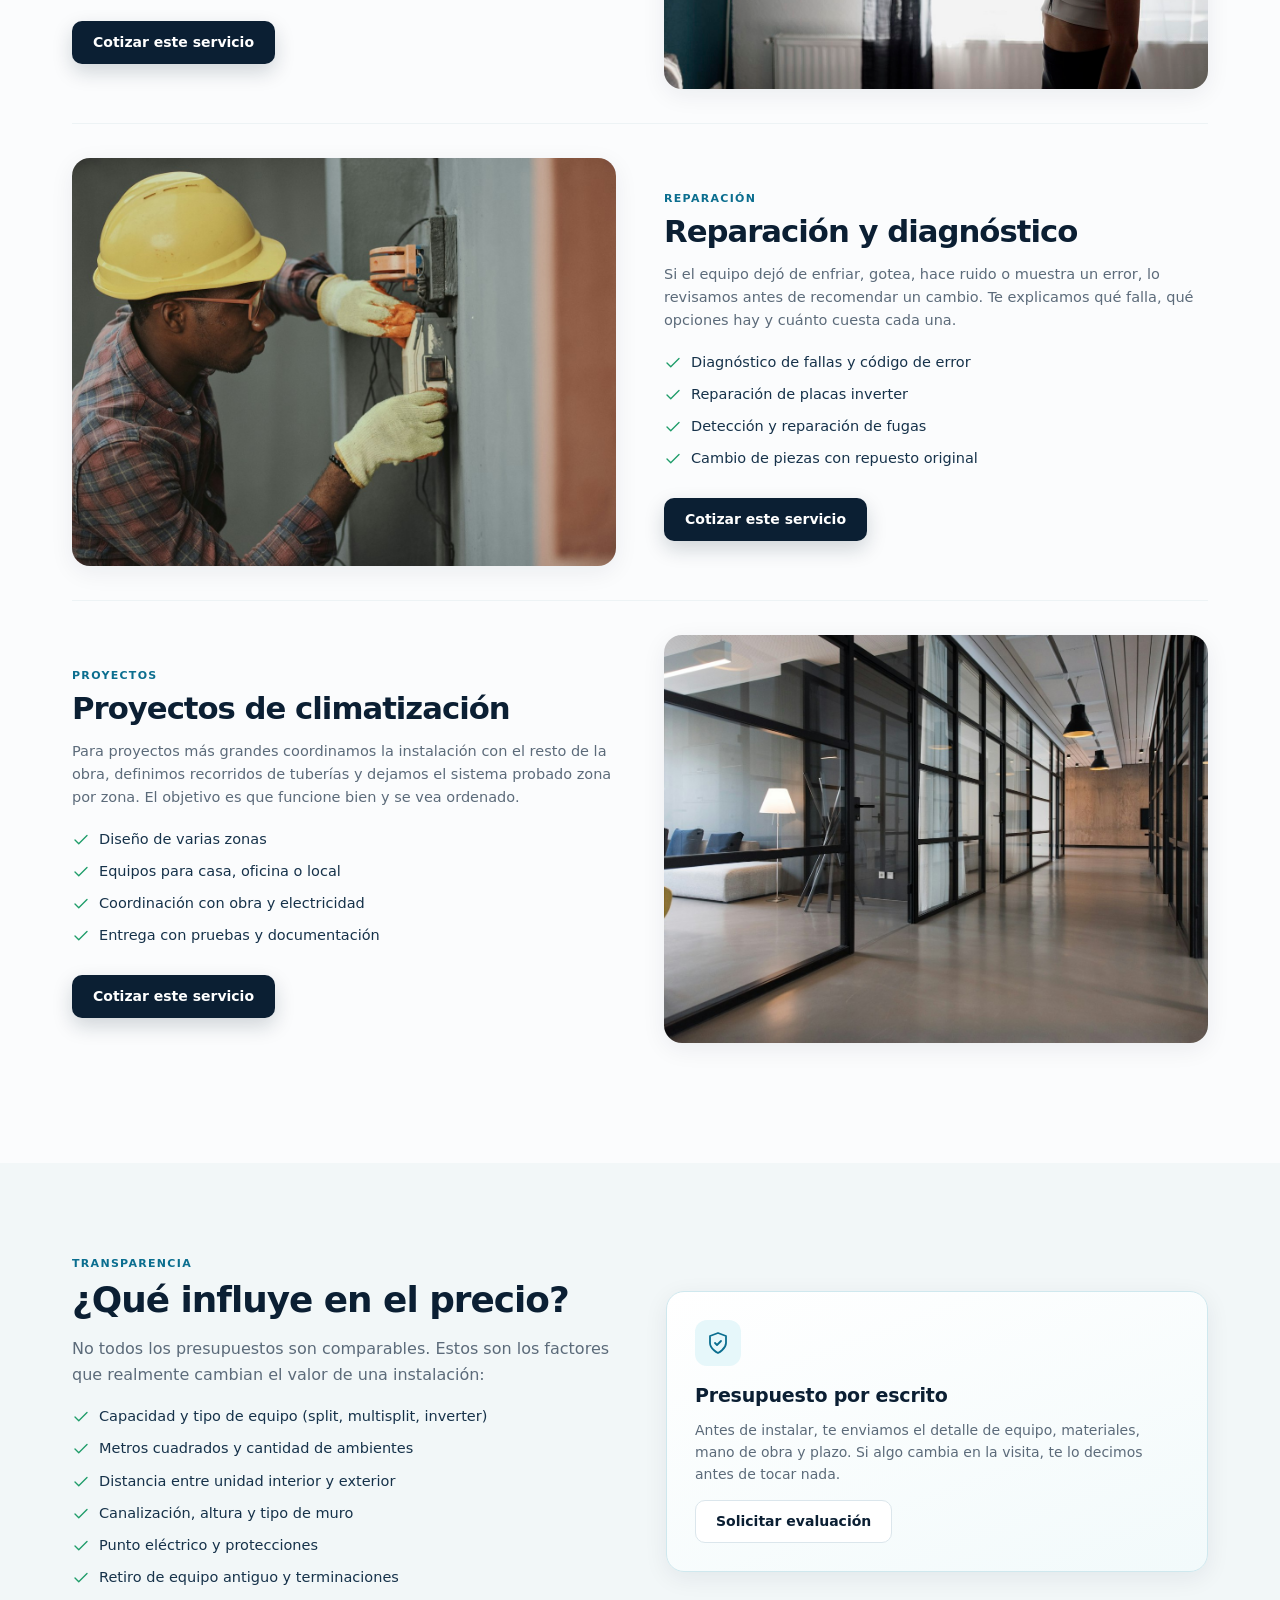
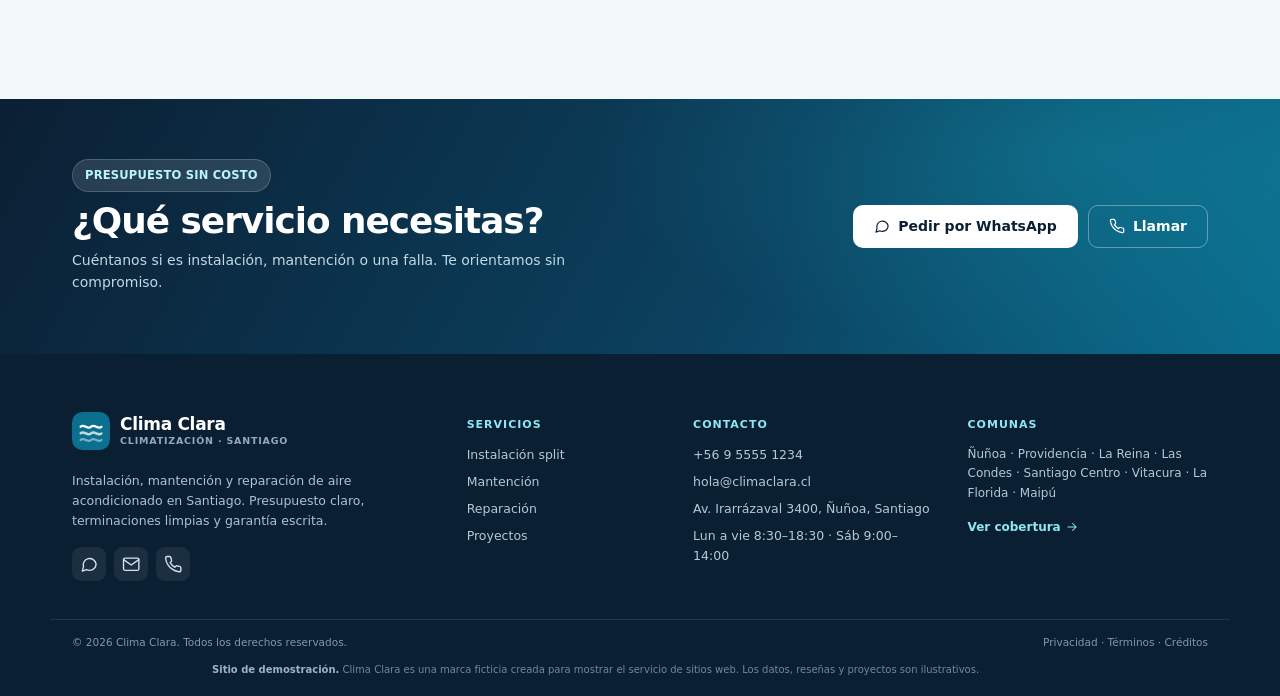
<file: servicios.html>
<!DOCTYPE html>
<html lang="es-CL">
<head>
<meta charset="utf-8">
<meta name="viewport" content="width=device-width, initial-scale=1">
<title>Servicios de aire acondicionado en Santiago | Clima Clara</title>
<meta name="description" content="Instalación de split y multisplit, mantención preventiva, reparación de equipos y proyectos de climatización en Santiago.">
<meta name="robots" content="noindex, nofollow">
<link rel="canonical" href="https://bandterritory-arch.github.io/clima-clara-demo/servicios.html">
<meta name="theme-color" content="#0B1F33">
<meta property="og:type" content="website">
<meta property="og:locale" content="es_CL">
<meta property="og:site_name" content="Clima Clara">
<meta property="og:title" content="Servicios de aire acondicionado en Santiago | Clima Clara">
<meta property="og:description" content="Instalación de split y multisplit, mantención preventiva, reparación de equipos y proyectos de climatización en Santiago.">
<meta property="og:url" content="https://bandterritory-arch.github.io/clima-clara-demo/servicios.html">
<meta property="og:image" content="https://bandterritory-arch.github.io/clima-clara-demo/img/sala.jpg">
<meta name="twitter:card" content="summary_large_image">
<link rel="icon" href="./favicon.svg" type="image/svg+xml">
<link rel="stylesheet" href="./css/estilos.css">
<script type="application/ld+json">{"@context":"https://schema.org","@type":"ItemList","itemListElement":[{"@type":"ListItem","position":1,"item":{"@type":"Service","name":"Instalación de split y multisplit","description":"Cálculo de capacidad, instalación limpia y prueba completa. Para departamentos, casas y oficinas.","provider":{"@type":"HVACBusiness","name":"Clima Clara"},"areaServed":"Santiago"}},{"@type":"ListItem","position":2,"item":{"@type":"Service","name":"Mantención preventiva","description":"Limpieza profunda, revisión de gas, drenaje y eléctrico. Para que enfríe como el primer día.","provider":{"@type":"HVACBusiness","name":"Clima Clara"},"areaServed":"Santiago"}},{"@type":"ListItem","position":3,"item":{"@type":"Service","name":"Reparación y diagnóstico","description":"Fallas de refrigeración, placas inverter, fugas, ruidos y errores de funcionamiento.","provider":{"@type":"HVACBusiness","name":"Clima Clara"},"areaServed":"Santiago"}},{"@type":"ListItem","position":4,"item":{"@type":"Service","name":"Proyectos de climatización","description":"Casas, oficinas y locales con varias zonas. Diseño, instalación y puesta en marcha.","provider":{"@type":"HVACBusiness","name":"Clima Clara"},"areaServed":"Santiago"}}]}</script>
</head>
<body class="">
<a class="saltar" href="#contenido">Saltar al contenido</a>
<header class="cabecera" id="cabecera">
  <div class="wrap cabecera-inner">
    <a class="logo" href="./index.html" aria-label="Clima Clara — inicio"><span class="logo-marca" aria-hidden="true">
    <svg viewBox="0 0 40 40" fill="none">
      <rect width="40" height="40" rx="11" fill="url(#g)"/>
      <path d="M9 15.5c3.7-3.7 7.3 3.7 11 0s7.3 3.7 11 0" stroke="#fff" stroke-width="2.4" stroke-linecap="round"/>
      <path d="M9 22.5c3.7-3.7 7.3 3.7 11 0s7.3 3.7 11 0" stroke="#fff" stroke-width="2.4" stroke-linecap="round" opacity=".75"/>
      <path d="M9 29.5c3.7-3.7 7.3 3.7 11 0s7.3 3.7 11 0" stroke="#fff" stroke-width="2.4" stroke-linecap="round" opacity=".45"/>
      <defs><linearGradient id="g" x1="0" y1="0" x2="40" y2="40"><stop stop-color="#0B6E8F"/><stop offset="1" stop-color="#18B6C9"/></linearGradient></defs>
    </svg>
  </span>
  <span class="logo-texto">Clima Clara<small>Climatización · Santiago</small></span></a>
    <nav class="nav" id="nav" aria-label="Navegación principal"><a href="./index.html">Inicio</a><a href="./servicios.html" class="activo" aria-current="page">Servicios</a><a href="./proyectos.html">Proyectos</a><a href="./nosotros.html">Nosotros</a><a href="./contacto.html">Contacto</a></nav>
    <div class="cabecera-acciones">
      <a class="btn btn-wa btn-chico" href="https://wa.me/56955551234?text=Hola%2C%20quiero%20pedir%20un%20presupuesto." target="_blank" rel="noopener"><svg class="icono " viewBox="0 0 24 24" fill="none" stroke="currentColor" stroke-width="1.8" stroke-linecap="round" stroke-linejoin="round" aria-hidden="true"><path d="M21 11.5a8.4 8.4 0 0 1-8.5 8.5 9 9 0 0 1-4-1L3 21l1.5-5.5a8.5 8.5 0 1 1 16.5-4z"/></svg> WhatsApp</a>
      <button class="menu-btn" id="menu-btn" aria-label="Abrir menú" aria-expanded="false" aria-controls="nav">
        <span></span><span></span><span></span>
      </button>
    </div>
  </div>
</header>
<main id="contenido">

<section class="hero-interno">
  <div class="wrap hero-interno-grid">
    <div>
      <span class="pill">Servicios</span>
      <h1>Climatización pensada para tu espacio</h1>
      <p>Instalación, mantención, reparación y proyectos. Un solo equipo para que el aire funcione bien todo el año.</p>
      <div class="hero-acciones">
        <a class="btn btn-primario" href="https://wa.me/56955551234?text=Hola%2C%20quiero%20pedir%20un%20presupuesto." target="_blank" rel="noopener">Pedir presupuesto</a>
        <a class="btn btn-secundario" href="./proyectos.html">Ver proyectos</a>
      </div>
    </div>
    <div class="hero-interno-media"><img src="./img/manometros.jpg" alt="Clima Clara — climatización en Santiago" width="1200" height="800"></div>
  </div>
</section>
<section class="seccion">
  <div class="wrap">
    <div class="seccion-cabecera reveal"><div><span class="etiqueta-mini">Qué hacemos</span><h2>Soluciones para casa, oficina y local</h2></div></div>
    <section class="servicio-detalle " id="instalacion">
    <div class="servicio-detalle-media reveal"><img src="./img/unidad-exterior.jpg" alt="Instalación de split y multisplit" loading="lazy" width="1200" height="800"></div>
    <div class="servicio-detalle-texto reveal">
      <span class="etiqueta-mini">Instalación</span>
      <h2>Instalación de split y multisplit</h2>
      <p>Instalamos equipos de las principales marcas. Te ayudamos a elegir la capacidad correcta para no pagar de más ni quedarte corto en verano. La instalación incluye fijación, conexión eléctrica, drenaje y puesta en marcha.</p>
      <ul class="lista-check"><li><svg class="icono " viewBox="0 0 24 24" fill="none" stroke="currentColor" stroke-width="1.8" stroke-linecap="round" stroke-linejoin="round" aria-hidden="true"><path d="M20 6L9 17l-5-5"/></svg> Evaluación del espacio y cálculo de capacidad</li><li><svg class="icono " viewBox="0 0 24 24" fill="none" stroke="currentColor" stroke-width="1.8" stroke-linecap="round" stroke-linejoin="round" aria-hidden="true"><path d="M20 6L9 17l-5-5"/></svg> Instalación de equipo split, multisplit o piso-techo</li><li><svg class="icono " viewBox="0 0 24 24" fill="none" stroke="currentColor" stroke-width="1.8" stroke-linecap="round" stroke-linejoin="round" aria-hidden="true"><path d="M20 6L9 17l-5-5"/></svg> Canalización y terminaciones cuidadosas</li><li><svg class="icono " viewBox="0 0 24 24" fill="none" stroke="currentColor" stroke-width="1.8" stroke-linecap="round" stroke-linejoin="round" aria-hidden="true"><path d="M20 6L9 17l-5-5"/></svg> Prueba de funcionamiento y explicación de uso</li></ul>
      <a class="btn btn-primario" href="https://wa.me/56955551234?text=Hola%2C%20quiero%20cotizar%20instalaci%C3%B3n%20de%20split%20y%20multisplit." target="_blank" rel="noopener">Cotizar este servicio</a>
    </div>
  </section><section class="servicio-detalle invertido" id="mantencion">
    <div class="servicio-detalle-media reveal"><img src="./img/split-muro.jpg" alt="Mantención preventiva" loading="lazy" width="1200" height="800"></div>
    <div class="servicio-detalle-texto reveal">
      <span class="etiqueta-mini">Mantención</span>
      <h2>Mantención preventiva</h2>
      <p>Una mantención anual alarga la vida del equipo, reduce el consumo y evita malos olores. Trabajamos con protección de muebles y pisos, y te dejamos un informe simple de lo que se revisó.</p>
      <ul class="lista-check"><li><svg class="icono " viewBox="0 0 24 24" fill="none" stroke="currentColor" stroke-width="1.8" stroke-linecap="round" stroke-linejoin="round" aria-hidden="true"><path d="M20 6L9 17l-5-5"/></svg> Limpieza de filtros y serpentín</li><li><svg class="icono " viewBox="0 0 24 24" fill="none" stroke="currentColor" stroke-width="1.8" stroke-linecap="round" stroke-linejoin="round" aria-hidden="true"><path d="M20 6L9 17l-5-5"/></svg> Revisión de carga de gas y presiones</li><li><svg class="icono " viewBox="0 0 24 24" fill="none" stroke="currentColor" stroke-width="1.8" stroke-linecap="round" stroke-linejoin="round" aria-hidden="true"><path d="M20 6L9 17l-5-5"/></svg> Limpieza de drenaje y bandeja</li><li><svg class="icono " viewBox="0 0 24 24" fill="none" stroke="currentColor" stroke-width="1.8" stroke-linecap="round" stroke-linejoin="round" aria-hidden="true"><path d="M20 6L9 17l-5-5"/></svg> Revisión eléctrica y de ruidos</li></ul>
      <a class="btn btn-primario" href="https://wa.me/56955551234?text=Hola%2C%20quiero%20cotizar%20mantenci%C3%B3n%20preventiva." target="_blank" rel="noopener">Cotizar este servicio</a>
    </div>
  </section><section class="servicio-detalle " id="reparacion">
    <div class="servicio-detalle-media reveal"><img src="./img/hero.jpg" alt="Reparación y diagnóstico" loading="lazy" width="1200" height="800"></div>
    <div class="servicio-detalle-texto reveal">
      <span class="etiqueta-mini">Reparación</span>
      <h2>Reparación y diagnóstico</h2>
      <p>Si el equipo dejó de enfriar, gotea, hace ruido o muestra un error, lo revisamos antes de recomendar un cambio. Te explicamos qué falla, qué opciones hay y cuánto cuesta cada una.</p>
      <ul class="lista-check"><li><svg class="icono " viewBox="0 0 24 24" fill="none" stroke="currentColor" stroke-width="1.8" stroke-linecap="round" stroke-linejoin="round" aria-hidden="true"><path d="M20 6L9 17l-5-5"/></svg> Diagnóstico de fallas y código de error</li><li><svg class="icono " viewBox="0 0 24 24" fill="none" stroke="currentColor" stroke-width="1.8" stroke-linecap="round" stroke-linejoin="round" aria-hidden="true"><path d="M20 6L9 17l-5-5"/></svg> Reparación de placas inverter</li><li><svg class="icono " viewBox="0 0 24 24" fill="none" stroke="currentColor" stroke-width="1.8" stroke-linecap="round" stroke-linejoin="round" aria-hidden="true"><path d="M20 6L9 17l-5-5"/></svg> Detección y reparación de fugas</li><li><svg class="icono " viewBox="0 0 24 24" fill="none" stroke="currentColor" stroke-width="1.8" stroke-linecap="round" stroke-linejoin="round" aria-hidden="true"><path d="M20 6L9 17l-5-5"/></svg> Cambio de piezas con repuesto original</li></ul>
      <a class="btn btn-primario" href="https://wa.me/56955551234?text=Hola%2C%20quiero%20cotizar%20reparaci%C3%B3n%20y%20diagn%C3%B3stico." target="_blank" rel="noopener">Cotizar este servicio</a>
    </div>
  </section><section class="servicio-detalle invertido" id="proyectos">
    <div class="servicio-detalle-media reveal"><img src="./img/oficina.jpg" alt="Proyectos de climatización" loading="lazy" width="1200" height="800"></div>
    <div class="servicio-detalle-texto reveal">
      <span class="etiqueta-mini">Proyectos</span>
      <h2>Proyectos de climatización</h2>
      <p>Para proyectos más grandes coordinamos la instalación con el resto de la obra, definimos recorridos de tuberías y dejamos el sistema probado zona por zona. El objetivo es que funcione bien y se vea ordenado.</p>
      <ul class="lista-check"><li><svg class="icono " viewBox="0 0 24 24" fill="none" stroke="currentColor" stroke-width="1.8" stroke-linecap="round" stroke-linejoin="round" aria-hidden="true"><path d="M20 6L9 17l-5-5"/></svg> Diseño de varias zonas</li><li><svg class="icono " viewBox="0 0 24 24" fill="none" stroke="currentColor" stroke-width="1.8" stroke-linecap="round" stroke-linejoin="round" aria-hidden="true"><path d="M20 6L9 17l-5-5"/></svg> Equipos para casa, oficina o local</li><li><svg class="icono " viewBox="0 0 24 24" fill="none" stroke="currentColor" stroke-width="1.8" stroke-linecap="round" stroke-linejoin="round" aria-hidden="true"><path d="M20 6L9 17l-5-5"/></svg> Coordinación con obra y electricidad</li><li><svg class="icono " viewBox="0 0 24 24" fill="none" stroke="currentColor" stroke-width="1.8" stroke-linecap="round" stroke-linejoin="round" aria-hidden="true"><path d="M20 6L9 17l-5-5"/></svg> Entrega con pruebas y documentación</li></ul>
      <a class="btn btn-primario" href="https://wa.me/56955551234?text=Hola%2C%20quiero%20cotizar%20proyectos%20de%20climatizaci%C3%B3n." target="_blank" rel="noopener">Cotizar este servicio</a>
    </div>
  </section>
  </div>
</section>
<section class="seccion seccion-suave">
  <div class="wrap grid-2">
    <div class="reveal">
      <span class="etiqueta-mini">Transparencia</span>
      <h2>¿Qué influye en el precio?</h2>
      <p class="texto-gris">No todos los presupuestos son comparables. Estos son los factores que realmente cambian el valor de una instalación:</p>
      <ul class="lista-check">
        <li><svg class="icono " viewBox="0 0 24 24" fill="none" stroke="currentColor" stroke-width="1.8" stroke-linecap="round" stroke-linejoin="round" aria-hidden="true"><path d="M20 6L9 17l-5-5"/></svg> Capacidad y tipo de equipo (split, multisplit, inverter)</li>
        <li><svg class="icono " viewBox="0 0 24 24" fill="none" stroke="currentColor" stroke-width="1.8" stroke-linecap="round" stroke-linejoin="round" aria-hidden="true"><path d="M20 6L9 17l-5-5"/></svg> Metros cuadrados y cantidad de ambientes</li>
        <li><svg class="icono " viewBox="0 0 24 24" fill="none" stroke="currentColor" stroke-width="1.8" stroke-linecap="round" stroke-linejoin="round" aria-hidden="true"><path d="M20 6L9 17l-5-5"/></svg> Distancia entre unidad interior y exterior</li>
        <li><svg class="icono " viewBox="0 0 24 24" fill="none" stroke="currentColor" stroke-width="1.8" stroke-linecap="round" stroke-linejoin="round" aria-hidden="true"><path d="M20 6L9 17l-5-5"/></svg> Canalización, altura y tipo de muro</li>
        <li><svg class="icono " viewBox="0 0 24 24" fill="none" stroke="currentColor" stroke-width="1.8" stroke-linecap="round" stroke-linejoin="round" aria-hidden="true"><path d="M20 6L9 17l-5-5"/></svg> Punto eléctrico y protecciones</li>
        <li><svg class="icono " viewBox="0 0 24 24" fill="none" stroke="currentColor" stroke-width="1.8" stroke-linecap="round" stroke-linejoin="round" aria-hidden="true"><path d="M20 6L9 17l-5-5"/></svg> Retiro de equipo antiguo y terminaciones</li>
      </ul>
    </div>
    <div class="caja-aviso reveal">
      <span class="caja-aviso-icono"><svg class="icono " viewBox="0 0 24 24" fill="none" stroke="currentColor" stroke-width="1.8" stroke-linecap="round" stroke-linejoin="round" aria-hidden="true"><path d="M12 22s8-4 8-10V5l-8-3-8 3v7c0 6 8 10 8 10z"/><path d="M9 12l2 2 4-4"/></svg></span>
      <h3>Presupuesto por escrito</h3>
      <p>Antes de instalar, te enviamos el detalle de equipo, materiales, mano de obra y plazo. Si algo cambia en la visita, te lo decimos antes de tocar nada.</p>
      <a class="btn btn-secundario" href="./contacto.html">Solicitar evaluación</a>
    </div>
  </div>
</section>
<section class="cta-banda">
  <div class="wrap cta-banda-inner">
    <div>
      <span class="pill pill-claro">Presupuesto sin costo</span>
      <h2>¿Qué servicio necesitas?</h2>
      <p>Cuéntanos si es instalación, mantención o una falla. Te orientamos sin compromiso.</p>
    </div>
    <div class="cta-banda-acciones">
      <a class="btn btn-blanco" href="https://wa.me/56955551234?text=Hola%2C%20quiero%20pedir%20un%20presupuesto%20de%20aire%20acondicionado." target="_blank" rel="noopener"><svg class="icono " viewBox="0 0 24 24" fill="none" stroke="currentColor" stroke-width="1.8" stroke-linecap="round" stroke-linejoin="round" aria-hidden="true"><path d="M21 11.5a8.4 8.4 0 0 1-8.5 8.5 9 9 0 0 1-4-1L3 21l1.5-5.5a8.5 8.5 0 1 1 16.5-4z"/></svg> Pedir por WhatsApp</a>
      <a class="btn btn-borde-blanco" href="tel:+56955551234"><svg class="icono " viewBox="0 0 24 24" fill="none" stroke="currentColor" stroke-width="1.8" stroke-linecap="round" stroke-linejoin="round" aria-hidden="true"><path d="M22 16.9v3a2 2 0 0 1-2.2 2 19.8 19.8 0 0 1-8.6-3.1 19.5 19.5 0 0 1-6-6A19.8 19.8 0 0 1 2.1 4.2 2 2 0 0 1 4.1 2h3a2 2 0 0 1 2 1.7c.1 1 .4 1.9.7 2.8a2 2 0 0 1-.4 2.1L8.1 9.9a16 16 0 0 0 6 6l1.3-1.3a2 2 0 0 1 2.1-.4c.9.3 1.8.6 2.8.7a2 2 0 0 1 1.7 2z"/></svg> Llamar</a>
    </div>
  </div>
</section>

</main>
<footer class="pie-sitio">
  <div class="wrap pie-grid">
    <div>
      <a class="logo logo-pie" href="./index.html"><span class="logo-marca" aria-hidden="true">
    <svg viewBox="0 0 40 40" fill="none">
      <rect width="40" height="40" rx="11" fill="url(#g)"/>
      <path d="M9 15.5c3.7-3.7 7.3 3.7 11 0s7.3 3.7 11 0" stroke="#fff" stroke-width="2.4" stroke-linecap="round"/>
      <path d="M9 22.5c3.7-3.7 7.3 3.7 11 0s7.3 3.7 11 0" stroke="#fff" stroke-width="2.4" stroke-linecap="round" opacity=".75"/>
      <path d="M9 29.5c3.7-3.7 7.3 3.7 11 0s7.3 3.7 11 0" stroke="#fff" stroke-width="2.4" stroke-linecap="round" opacity=".45"/>
      <defs><linearGradient id="g" x1="0" y1="0" x2="40" y2="40"><stop stop-color="#0B6E8F"/><stop offset="1" stop-color="#18B6C9"/></linearGradient></defs>
    </svg>
  </span>
  <span class="logo-texto">Clima Clara<small>Climatización · Santiago</small></span></a>
      <p class="pie-texto">Instalación, mantención y reparación de aire acondicionado en Santiago. Presupuesto claro, terminaciones limpias y garantía escrita.</p>
      <div class="pie-redes">
        <a href="https://wa.me/56955551234?text=Hola%2C%20quiero%20pedir%20un%20presupuesto." target="_blank" rel="noopener" aria-label="WhatsApp"><svg class="icono " viewBox="0 0 24 24" fill="none" stroke="currentColor" stroke-width="1.8" stroke-linecap="round" stroke-linejoin="round" aria-hidden="true"><path d="M21 11.5a8.4 8.4 0 0 1-8.5 8.5 9 9 0 0 1-4-1L3 21l1.5-5.5a8.5 8.5 0 1 1 16.5-4z"/></svg></a>
        <a href="mailto:hola@climaclara.cl" aria-label="Correo"><svg class="icono " viewBox="0 0 24 24" fill="none" stroke="currentColor" stroke-width="1.8" stroke-linecap="round" stroke-linejoin="round" aria-hidden="true"><rect x="2" y="4" width="20" height="16" rx="2"/><path d="M22 6l-10 7L2 6"/></svg></a>
        <a href="tel:+56955551234" aria-label="Teléfono"><svg class="icono " viewBox="0 0 24 24" fill="none" stroke="currentColor" stroke-width="1.8" stroke-linecap="round" stroke-linejoin="round" aria-hidden="true"><path d="M22 16.9v3a2 2 0 0 1-2.2 2 19.8 19.8 0 0 1-8.6-3.1 19.5 19.5 0 0 1-6-6A19.8 19.8 0 0 1 2.1 4.2 2 2 0 0 1 4.1 2h3a2 2 0 0 1 2 1.7c.1 1 .4 1.9.7 2.8a2 2 0 0 1-.4 2.1L8.1 9.9a16 16 0 0 0 6 6l1.3-1.3a2 2 0 0 1 2.1-.4c.9.3 1.8.6 2.8.7a2 2 0 0 1 1.7 2z"/></svg></a>
      </div>
    </div>
    <div>
      <h3>Servicios</h3>
      <ul>
        <li><a href="./servicios.html#instalacion">Instalación split</a></li>
        <li><a href="./servicios.html#mantencion">Mantención</a></li>
        <li><a href="./servicios.html#reparacion">Reparación</a></li>
        <li><a href="./servicios.html#proyectos">Proyectos</a></li>
      </ul>
    </div>
    <div>
      <h3>Contacto</h3>
      <ul>
        <li><a href="tel:+56955551234">+56 9 5555 1234</a></li>
        <li><a href="mailto:hola@climaclara.cl">hola@climaclara.cl</a></li>
        <li>Av. Irarrázaval 3400, Ñuñoa, Santiago</li>
        <li>Lun a vie 8:30–18:30 · Sáb 9:00–14:00</li>
      </ul>
    </div>
    <div>
      <h3>Comunas</h3>
      <p class="pie-comunas">Ñuñoa · Providencia · La Reina · Las Condes · Santiago Centro · Vitacura · La Florida · Maipú</p>
      <a class="pie-link" href="./contacto.html">Ver cobertura <svg class="icono " viewBox="0 0 24 24" fill="none" stroke="currentColor" stroke-width="1.8" stroke-linecap="round" stroke-linejoin="round" aria-hidden="true"><path d="M5 12h14M13 6l6 6-6 6"/></svg></a>
    </div>
  </div>
  <div class="wrap pie-base">
    <span>© 2026 Clima Clara. Todos los derechos reservados.</span>
    <span><a href="./privacidad.html">Privacidad</a> · <a href="./terminos.html">Términos</a> · <a href="./creditos.html">Créditos</a></span>
  </div>
  <div class="wrap demo-aviso">
    <strong>Sitio de demostración.</strong> Clima Clara es una marca ficticia creada para mostrar el servicio de sitios web.
    Los datos, reseñas y proyectos son ilustrativos.
  </div>
</footer>
<a class="wa-flotante" href="https://wa.me/56955551234?text=Hola%2C%20quiero%20pedir%20un%20presupuesto%20de%20aire%20acondicionado." target="_blank" rel="noopener" aria-label="Escribir por WhatsApp">
  <svg class="icono " viewBox="0 0 24 24" fill="none" stroke="currentColor" stroke-width="1.8" stroke-linecap="round" stroke-linejoin="round" aria-hidden="true"><path d="M21 11.5a8.4 8.4 0 0 1-8.5 8.5 9 9 0 0 1-4-1L3 21l1.5-5.5a8.5 8.5 0 1 1 16.5-4z"/></svg><span>WhatsApp</span>
</a>
<script src="./js/sitio.js"></script>
</body>
</html>
</file>
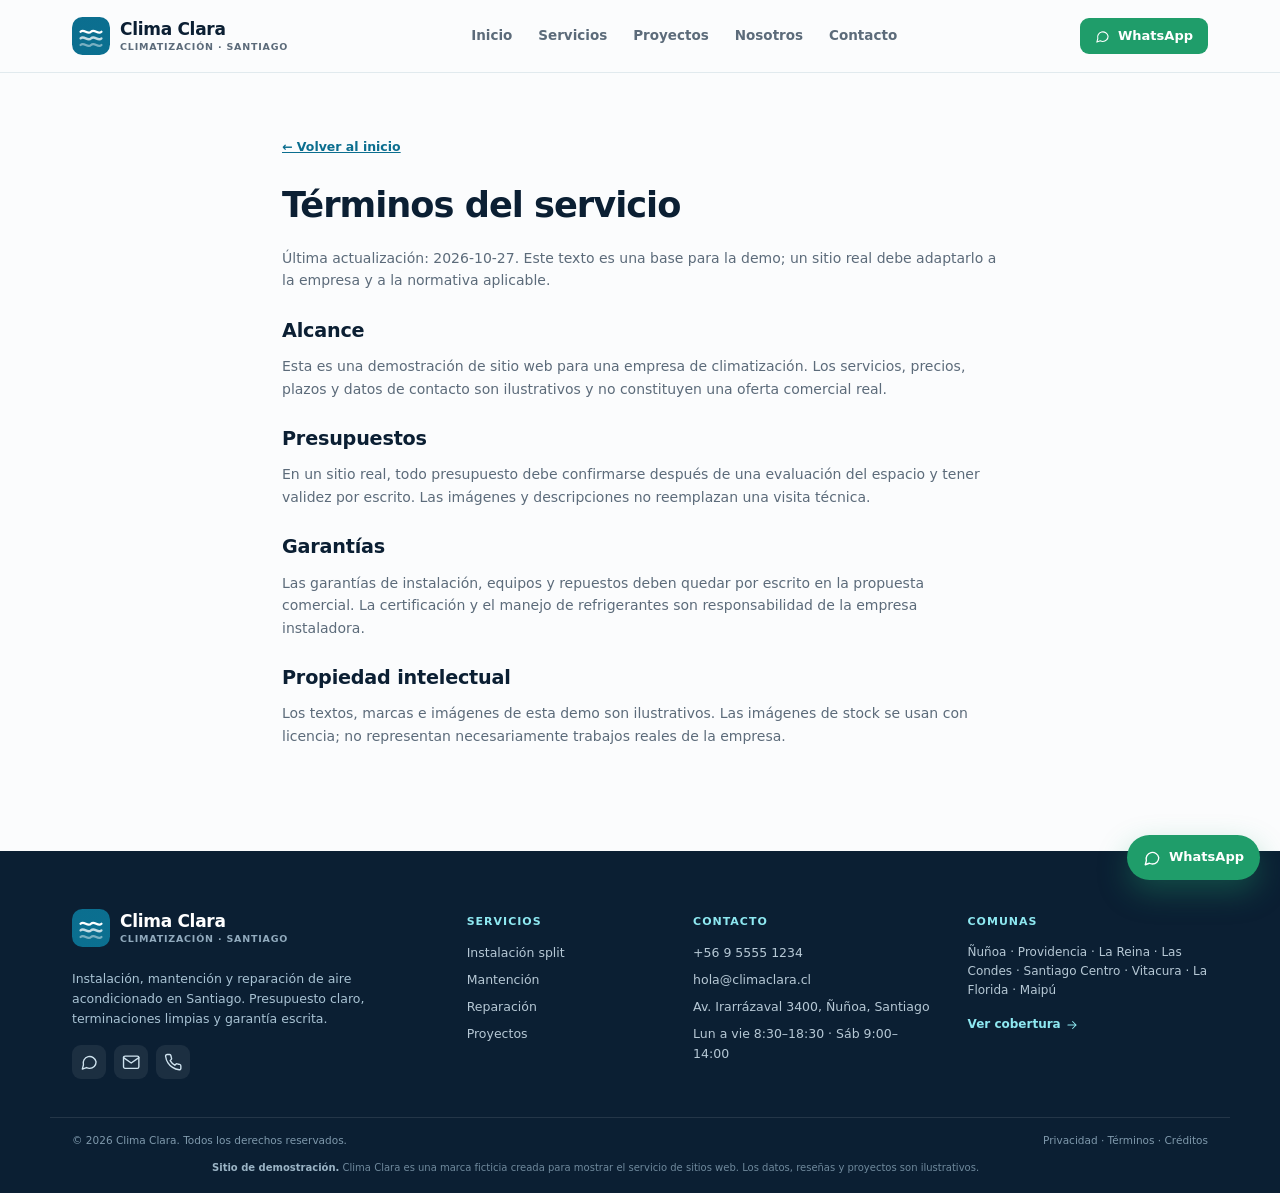
<file: terminos.html>
<!DOCTYPE html>
<html lang="es-CL">
<head>
<meta charset="utf-8">
<meta name="viewport" content="width=device-width, initial-scale=1">
<title>Términos del servicio | Clima Clara</title>
<meta name="description" content="Términos del servicio de Clima Clara.">
<meta name="robots" content="noindex, nofollow">
<link rel="canonical" href="https://bandterritory-arch.github.io/clima-clara-demo/terminos.html">
<meta name="theme-color" content="#0B1F33">
<meta property="og:type" content="website">
<meta property="og:locale" content="es_CL">
<meta property="og:site_name" content="Clima Clara">
<meta property="og:title" content="Términos del servicio | Clima Clara">
<meta property="og:description" content="Términos del servicio de Clima Clara.">
<meta property="og:url" content="https://bandterritory-arch.github.io/clima-clara-demo/terminos.html">
<meta property="og:image" content="https://bandterritory-arch.github.io/clima-clara-demo/img/sala.jpg">
<meta name="twitter:card" content="summary_large_image">
<link rel="icon" href="./favicon.svg" type="image/svg+xml">
<link rel="stylesheet" href="./css/estilos.css">

</head>
<body class="">
<a class="saltar" href="#contenido">Saltar al contenido</a>
<header class="cabecera" id="cabecera">
  <div class="wrap cabecera-inner">
    <a class="logo" href="./index.html" aria-label="Clima Clara — inicio"><span class="logo-marca" aria-hidden="true">
    <svg viewBox="0 0 40 40" fill="none">
      <rect width="40" height="40" rx="11" fill="url(#g)"/>
      <path d="M9 15.5c3.7-3.7 7.3 3.7 11 0s7.3 3.7 11 0" stroke="#fff" stroke-width="2.4" stroke-linecap="round"/>
      <path d="M9 22.5c3.7-3.7 7.3 3.7 11 0s7.3 3.7 11 0" stroke="#fff" stroke-width="2.4" stroke-linecap="round" opacity=".75"/>
      <path d="M9 29.5c3.7-3.7 7.3 3.7 11 0s7.3 3.7 11 0" stroke="#fff" stroke-width="2.4" stroke-linecap="round" opacity=".45"/>
      <defs><linearGradient id="g" x1="0" y1="0" x2="40" y2="40"><stop stop-color="#0B6E8F"/><stop offset="1" stop-color="#18B6C9"/></linearGradient></defs>
    </svg>
  </span>
  <span class="logo-texto">Clima Clara<small>Climatización · Santiago</small></span></a>
    <nav class="nav" id="nav" aria-label="Navegación principal"><a href="./index.html">Inicio</a><a href="./servicios.html">Servicios</a><a href="./proyectos.html">Proyectos</a><a href="./nosotros.html">Nosotros</a><a href="./contacto.html">Contacto</a></nav>
    <div class="cabecera-acciones">
      <a class="btn btn-wa btn-chico" href="https://wa.me/56955551234?text=Hola%2C%20quiero%20pedir%20un%20presupuesto." target="_blank" rel="noopener"><svg class="icono " viewBox="0 0 24 24" fill="none" stroke="currentColor" stroke-width="1.8" stroke-linecap="round" stroke-linejoin="round" aria-hidden="true"><path d="M21 11.5a8.4 8.4 0 0 1-8.5 8.5 9 9 0 0 1-4-1L3 21l1.5-5.5a8.5 8.5 0 1 1 16.5-4z"/></svg> WhatsApp</a>
      <button class="menu-btn" id="menu-btn" aria-label="Abrir menú" aria-expanded="false" aria-controls="nav">
        <span></span><span></span><span></span>
      </button>
    </div>
  </div>
</header>
<main id="contenido">
<section class="seccion legal">
  <div class="wrap legal-caja">
    <a class="volver" href="./index.html">← Volver al inicio</a>
    <h1>Términos del servicio</h1>
    <p class="texto-gris">Última actualización: 2026-10-27. Este texto es una base para la demo; un sitio real debe adaptarlo a la empresa y a la normativa aplicable.</p>
    
      <h2>Alcance</h2>
      <p>Esta es una demostración de sitio web para una empresa de climatización. Los servicios, precios, plazos y datos de contacto son ilustrativos y no constituyen una oferta comercial real.</p>
      <h2>Presupuestos</h2>
      <p>En un sitio real, todo presupuesto debe confirmarse después de una evaluación del espacio y tener validez por escrito. Las imágenes y descripciones no reemplazan una visita técnica.</p>
      <h2>Garantías</h2>
      <p>Las garantías de instalación, equipos y repuestos deben quedar por escrito en la propuesta comercial. La certificación y el manejo de refrigerantes son responsabilidad de la empresa instaladora.</p>
      <h2>Propiedad intelectual</h2>
      <p>Los textos, marcas e imágenes de esta demo son ilustrativos. Las imágenes de stock se usan con licencia; no representan necesariamente trabajos reales de la empresa.</p>
    
  </div>
</section>
</main>
<footer class="pie-sitio">
  <div class="wrap pie-grid">
    <div>
      <a class="logo logo-pie" href="./index.html"><span class="logo-marca" aria-hidden="true">
    <svg viewBox="0 0 40 40" fill="none">
      <rect width="40" height="40" rx="11" fill="url(#g)"/>
      <path d="M9 15.5c3.7-3.7 7.3 3.7 11 0s7.3 3.7 11 0" stroke="#fff" stroke-width="2.4" stroke-linecap="round"/>
      <path d="M9 22.5c3.7-3.7 7.3 3.7 11 0s7.3 3.7 11 0" stroke="#fff" stroke-width="2.4" stroke-linecap="round" opacity=".75"/>
      <path d="M9 29.5c3.7-3.7 7.3 3.7 11 0s7.3 3.7 11 0" stroke="#fff" stroke-width="2.4" stroke-linecap="round" opacity=".45"/>
      <defs><linearGradient id="g" x1="0" y1="0" x2="40" y2="40"><stop stop-color="#0B6E8F"/><stop offset="1" stop-color="#18B6C9"/></linearGradient></defs>
    </svg>
  </span>
  <span class="logo-texto">Clima Clara<small>Climatización · Santiago</small></span></a>
      <p class="pie-texto">Instalación, mantención y reparación de aire acondicionado en Santiago. Presupuesto claro, terminaciones limpias y garantía escrita.</p>
      <div class="pie-redes">
        <a href="https://wa.me/56955551234?text=Hola%2C%20quiero%20pedir%20un%20presupuesto." target="_blank" rel="noopener" aria-label="WhatsApp"><svg class="icono " viewBox="0 0 24 24" fill="none" stroke="currentColor" stroke-width="1.8" stroke-linecap="round" stroke-linejoin="round" aria-hidden="true"><path d="M21 11.5a8.4 8.4 0 0 1-8.5 8.5 9 9 0 0 1-4-1L3 21l1.5-5.5a8.5 8.5 0 1 1 16.5-4z"/></svg></a>
        <a href="mailto:hola@climaclara.cl" aria-label="Correo"><svg class="icono " viewBox="0 0 24 24" fill="none" stroke="currentColor" stroke-width="1.8" stroke-linecap="round" stroke-linejoin="round" aria-hidden="true"><rect x="2" y="4" width="20" height="16" rx="2"/><path d="M22 6l-10 7L2 6"/></svg></a>
        <a href="tel:+56955551234" aria-label="Teléfono"><svg class="icono " viewBox="0 0 24 24" fill="none" stroke="currentColor" stroke-width="1.8" stroke-linecap="round" stroke-linejoin="round" aria-hidden="true"><path d="M22 16.9v3a2 2 0 0 1-2.2 2 19.8 19.8 0 0 1-8.6-3.1 19.5 19.5 0 0 1-6-6A19.8 19.8 0 0 1 2.1 4.2 2 2 0 0 1 4.1 2h3a2 2 0 0 1 2 1.7c.1 1 .4 1.9.7 2.8a2 2 0 0 1-.4 2.1L8.1 9.9a16 16 0 0 0 6 6l1.3-1.3a2 2 0 0 1 2.1-.4c.9.3 1.8.6 2.8.7a2 2 0 0 1 1.7 2z"/></svg></a>
      </div>
    </div>
    <div>
      <h3>Servicios</h3>
      <ul>
        <li><a href="./servicios.html#instalacion">Instalación split</a></li>
        <li><a href="./servicios.html#mantencion">Mantención</a></li>
        <li><a href="./servicios.html#reparacion">Reparación</a></li>
        <li><a href="./servicios.html#proyectos">Proyectos</a></li>
      </ul>
    </div>
    <div>
      <h3>Contacto</h3>
      <ul>
        <li><a href="tel:+56955551234">+56 9 5555 1234</a></li>
        <li><a href="mailto:hola@climaclara.cl">hola@climaclara.cl</a></li>
        <li>Av. Irarrázaval 3400, Ñuñoa, Santiago</li>
        <li>Lun a vie 8:30–18:30 · Sáb 9:00–14:00</li>
      </ul>
    </div>
    <div>
      <h3>Comunas</h3>
      <p class="pie-comunas">Ñuñoa · Providencia · La Reina · Las Condes · Santiago Centro · Vitacura · La Florida · Maipú</p>
      <a class="pie-link" href="./contacto.html">Ver cobertura <svg class="icono " viewBox="0 0 24 24" fill="none" stroke="currentColor" stroke-width="1.8" stroke-linecap="round" stroke-linejoin="round" aria-hidden="true"><path d="M5 12h14M13 6l6 6-6 6"/></svg></a>
    </div>
  </div>
  <div class="wrap pie-base">
    <span>© 2026 Clima Clara. Todos los derechos reservados.</span>
    <span><a href="./privacidad.html">Privacidad</a> · <a href="./terminos.html">Términos</a> · <a href="./creditos.html">Créditos</a></span>
  </div>
  <div class="wrap demo-aviso">
    <strong>Sitio de demostración.</strong> Clima Clara es una marca ficticia creada para mostrar el servicio de sitios web.
    Los datos, reseñas y proyectos son ilustrativos.
  </div>
</footer>
<a class="wa-flotante" href="https://wa.me/56955551234?text=Hola%2C%20quiero%20pedir%20un%20presupuesto%20de%20aire%20acondicionado." target="_blank" rel="noopener" aria-label="Escribir por WhatsApp">
  <svg class="icono " viewBox="0 0 24 24" fill="none" stroke="currentColor" stroke-width="1.8" stroke-linecap="round" stroke-linejoin="round" aria-hidden="true"><path d="M21 11.5a8.4 8.4 0 0 1-8.5 8.5 9 9 0 0 1-4-1L3 21l1.5-5.5a8.5 8.5 0 1 1 16.5-4z"/></svg><span>WhatsApp</span>
</a>
<script src="./js/sitio.js"></script>
</body>
</html>
</file>
<file: css/estilos.css>
/* ============================================================
   Clima Clara — demo comercial
   Diseño: limpio, técnico, con acentos de aire/frío.
   ============================================================ */

:root {
  --tinta: #0b1f33;
  --tinta-2: #16324a;
  --azul: #0b6e8f;
  --cian: #18b6c9;
  --cian-claro: #e6f7fa;
  --verde: #1f9d6a;
  --naranja: #f59e0b;
  --gris: #5c6b7a;
  --gris-claro: #8b9aa7;
  --linea: #dbe6ec;
  --fondo: #fbfcfd;
  --fondo-suave: #f2f7f8;
  --blanco: #ffffff;
  --sombra: 0 18px 50px rgba(11, 31, 51, .10);
  --sombra-suave: 0 6px 24px rgba(11, 31, 51, .07);
  --radio: 18px;
  --radio-chico: 12px;
  --max: 1180px;
}

* { box-sizing: border-box; }
html { scroll-behavior: smooth; }
[id] { scroll-margin-top: 88px; }
body {
  margin: 0;
  font-family: "Segoe UI", "Inter", system-ui, -apple-system, BlinkMacSystemFont, sans-serif;
  color: var(--tinta);
  background: var(--fondo);
  line-height: 1.6;
  -webkit-font-smoothing: antialiased;
  text-rendering: optimizeLegibility;
}
img { max-width: 100%; display: block; }
a { color: inherit; text-decoration: none; }
button, input, select, textarea { font: inherit; }
::selection { background: var(--cian); color: var(--tinta); }

.wrap {
  width: min(var(--max), 100%);
  margin: 0 auto;
  padding: 0 22px;
}

.saltar {
  position: absolute;
  left: -9999px;
  top: 10px;
  background: var(--tinta);
  color: #fff;
  padding: 10px 16px;
  border-radius: 8px;
  z-index: 999;
}
.saltar:focus { left: 16px; }

.icono {
  width: 1.15em;
  height: 1.15em;
  flex: 0 0 auto;
  vertical-align: -0.15em;
}

/* ---------- Botones ---------- */
.btn {
  display: inline-flex;
  align-items: center;
  justify-content: center;
  gap: 8px;
  border: 1px solid transparent;
  border-radius: 10px;
  padding: 12px 20px;
  font-size: 14px;
  font-weight: 700;
  line-height: 1.2;
  cursor: pointer;
  transition: transform .18s ease, box-shadow .18s ease, background .18s ease, border-color .18s ease;
  white-space: nowrap;
}
.btn:hover { transform: translateY(-1px); }
.btn:active { transform: translateY(0); }
.btn:focus-visible { outline: 3px solid rgba(24, 182, 201, .45); outline-offset: 2px; }
.btn-primario { background: var(--tinta); color: #fff; box-shadow: 0 8px 20px rgba(11, 31, 51, .18); }
.btn-primario:hover { background: var(--tinta-2); box-shadow: 0 12px 26px rgba(11, 31, 51, .22); }
.btn-secundario { background: #fff; color: var(--tinta); border-color: var(--linea); }
.btn-secundario:hover { border-color: #b9cdd8; background: #f9fcfd; }
.btn-wa { background: var(--verde); color: #fff; }
.btn-wa:hover { background: #17845a; }
.btn-chico { padding: 9px 14px; font-size: 13px; border-radius: 9px; }
.btn-blanco { background: #fff; color: var(--tinta); }
.btn-borde-blanco { background: transparent; color: #fff; border-color: rgba(255,255,255,.35); }
.btn-borde-blanco:hover { background: rgba(255,255,255,.08); }
.btn-ancho { width: 100%; }

.enlace-flecha {
  display: inline-flex;
  align-items: center;
  gap: 5px;
  color: var(--azul);
  font-weight: 700;
  font-size: 13px;
}
.enlace-flecha:hover { color: var(--tinta); }
.enlace-claro { color: #8ee8f1; }
.enlace-claro:hover { color: #fff; }

.pill {
  display: inline-flex;
  align-items: center;
  gap: 8px;
  background: var(--cian-claro);
  color: var(--azul);
  border: 1px solid #c4eaf0;
  border-radius: 999px;
  padding: 6px 12px;
  font-size: 11.5px;
  font-weight: 800;
  letter-spacing: .2px;
  text-transform: uppercase;
}
.pill-claro { background: rgba(255,255,255,.12); color: #b9f5fb; border-color: rgba(255,255,255,.18); }
.punto {
  width: 7px; height: 7px; border-radius: 50%;
  background: var(--verde);
  box-shadow: 0 0 0 4px rgba(31,157,106,.13);
}

.etiqueta-mini {
  display: inline-block;
  color: var(--azul);
  font-size: 11px;
  font-weight: 800;
  letter-spacing: 1.3px;
  text-transform: uppercase;
  margin-bottom: 7px;
}
.etiqueta-clara { color: #8ee8f1; }
.texto-gris { color: var(--gris); }

/* ---------- Cabecera ---------- */
.cabecera {
  position: sticky;
  top: 0;
  z-index: 50;
  background: rgba(251, 252, 253, .88);
  backdrop-filter: blur(14px);
  border-bottom: 1px solid rgba(219, 230, 236, .8);
  transition: box-shadow .2s ease;
}
.cabecera.scrolled { box-shadow: 0 6px 22px rgba(11, 31, 51, .07); }
.cabecera-inner {
  display: flex;
  align-items: center;
  justify-content: space-between;
  gap: 24px;
  min-height: 72px;
}
.logo { display: inline-flex; align-items: center; gap: 10px; }
.logo-marca { width: 38px; height: 38px; flex: 0 0 auto; }
.logo-marca svg { width: 100%; height: 100%; }
.logo-texto {
  display: flex;
  flex-direction: column;
  font-size: 17px;
  font-weight: 800;
  letter-spacing: -.3px;
  line-height: 1.1;
}
.logo-texto small {
  font-size: 9.5px;
  font-weight: 600;
  letter-spacing: .8px;
  text-transform: uppercase;
  color: var(--gris);
  margin-top: 3px;
}
.nav { display: flex; align-items: center; gap: 4px; }
.nav a {
  font-size: 13.5px;
  font-weight: 600;
  color: var(--gris);
  padding: 8px 11px;
  border-radius: 8px;
  transition: color .15s, background .15s;
}
.nav a:hover { color: var(--tinta); background: #eef5f7; }
.nav a.activo { color: var(--tinta); background: var(--cian-claro); }
.cabecera-acciones { display: flex; align-items: center; gap: 10px; }
.menu-btn {
  display: none;
  width: 42px;
  height: 42px;
  border: 1px solid var(--linea);
  background: #fff;
  border-radius: 9px;
  padding: 10px;
  cursor: pointer;
}
.menu-btn span {
  display: block;
  height: 2px;
  background: var(--tinta);
  margin: 4px 0;
  border-radius: 2px;
  transition: transform .2s, opacity .2s;
}
.menu-btn[aria-expanded="true"] span:nth-child(1) { transform: translateY(6px) rotate(45deg); }
.menu-btn[aria-expanded="true"] span:nth-child(2) { opacity: 0; }
.menu-btn[aria-expanded="true"] span:nth-child(3) { transform: translateY(-6px) rotate(-45deg); }

/* ---------- Hero ---------- */
.hero {
  position: relative;
  overflow: hidden;
  padding: 72px 0 64px;
  background:
    radial-gradient(800px 460px at 82% 12%, rgba(24, 182, 201, .12), transparent 64%),
    radial-gradient(620px 380px at 8% 90%, rgba(11, 110, 143, .07), transparent 64%),
    linear-gradient(180deg, #f7fbfc 0%, #fbfcfd 100%);
}
.hero::before {
  content: "";
  position: absolute;
  inset: 0;
  background-image: radial-gradient(rgba(11, 31, 51, .055) 1px, transparent 1px);
  background-size: 26px 26px;
  mask-image: linear-gradient(to bottom, rgba(0,0,0,.55), transparent 72%);
  pointer-events: none;
}
.hero-grid {
  position: relative;
  display: grid;
  grid-template-columns: 1.08fr .92fr;
  gap: 56px;
  align-items: center;
}
.hero h1 {
  font-size: clamp(2.55rem, 4.9vw, 4.35rem);
  line-height: 1.04;
  letter-spacing: -2.2px;
  margin: 16px 0 18px;
  max-width: 620px;
}
.hero h1 span { color: var(--azul); }
.lead {
  font-size: 17px;
  line-height: 1.65;
  color: var(--gris);
  max-width: 540px;
  margin: 0 0 26px;
}
.hero-acciones { display: flex; flex-wrap: wrap; gap: 10px; align-items: center; }
.hero-prueba {
  display: flex;
  align-items: center;
  gap: 12px;
  margin-top: 26px;
  font-size: 13px;
  color: var(--gris);
}
.hero-prueba strong { color: var(--tinta); }
.estrellas { display: inline-flex; gap: 2px; color: var(--naranja); }
.estrellas .icono { width: 15px; height: 15px; fill: currentColor; stroke: none; }
.hero-media { position: relative; }
.hero-media > img {
  width: 100%;
  height: auto;
  aspect-ratio: 4 / 3.25;
  object-fit: cover;
  border-radius: 24px;
  box-shadow: var(--sombra);
}
.tarjeta-flotante {
  position: absolute;
  left: -22px;
  bottom: 28px;
  display: flex;
  align-items: center;
  gap: 11px;
  background: #fff;
  border: 1px solid var(--linea);
  border-radius: 13px;
  padding: 11px 15px;
  box-shadow: 0 14px 36px rgba(11, 31, 51, .15);
  font-size: 12px;
  line-height: 1.35;
}
.tarjeta-flotante strong { display: block; font-size: 12.5px; }
.tarjeta-flotante small { color: var(--gris); font-size: 11px; }
.tarjeta-flotante-icono {
  width: 32px; height: 32px; border-radius: 50%;
  display: grid; place-items: center;
  background: #e7f8ef; color: var(--verde);
}
.hero-sello {
  position: absolute;
  top: 18px;
  right: 18px;
  display: inline-flex;
  align-items: center;
  gap: 6px;
  background: rgba(11, 31, 51, .78);
  backdrop-filter: blur(8px);
  color: #fff;
  font-size: 11px;
  font-weight: 700;
  padding: 7px 11px;
  border-radius: 999px;
}

/* ---------- Franja de datos ---------- */
.franja-datos {
  background: var(--tinta);
  color: #fff;
  padding: 26px 0;
}
.franja-grid {
  display: grid;
  grid-template-columns: repeat(4, 1fr);
  gap: 18px;
  text-align: center;
}
.franja-grid div { border-right: 1px solid rgba(255,255,255,.12); }
.franja-grid div:last-child { border-right: 0; }
.franja-grid strong {
  display: block;
  font-size: 27px;
  letter-spacing: -1px;
  line-height: 1.1;
  color: #fff;
}
.franja-grid span { font-size: 11.5px; color: #a9c3d4; }

/* ---------- Secciones ---------- */
.seccion { padding: 86px 0; }
.seccion-suave { background: var(--fondo-suave); }
.seccion-oscura { background: var(--tinta); color: #fff; }
.seccion-cabecera {
  display: flex;
  justify-content: space-between;
  align-items: flex-end;
  gap: 28px;
  margin-bottom: 34px;
}
.seccion-cabecera h2 { margin: 0; }
.seccion-cabecera-clara h2 { color: #fff; }
h2 {
  font-size: clamp(1.7rem, 2.8vw, 2.45rem);
  line-height: 1.12;
  letter-spacing: -1px;
  margin: 0 0 14px;
}
h3 { letter-spacing: -.2px; }

/* ---------- Servicios ---------- */
.grid-servicios {
  display: grid;
  grid-template-columns: repeat(4, 1fr);
  gap: 18px;
}
.servicio-card {
  background: #fff;
  border: 1px solid var(--linea);
  border-radius: var(--radio);
  overflow: hidden;
  box-shadow: var(--sombra-suave);
  transition: transform .2s ease, box-shadow .2s ease, border-color .2s ease;
}
.servicio-card:hover { transform: translateY(-4px); box-shadow: var(--sombra); border-color: #c4dae4; }
.servicio-img { position: relative; aspect-ratio: 1.35 / 1; overflow: hidden; background: #dfeef2; }
.servicio-img img { width: 100%; height: 100%; object-fit: cover; transition: transform .45s ease; }
.servicio-card:hover .servicio-img img { transform: scale(1.04); }
.servicio-icono {
  position: absolute;
  left: 13px;
  bottom: 13px;
  width: 38px; height: 38px;
  border-radius: 10px;
  background: rgba(255,255,255,.94);
  color: var(--azul);
  display: grid; place-items: center;
  box-shadow: 0 5px 14px rgba(11,31,51,.15);
}
.servicio-icono .icono { width: 20px; height: 20px; }
.servicio-cuerpo { padding: 18px 18px 20px; }
.servicio-cuerpo h3 { font-size: 16.5px; line-height: 1.25; margin: 0 0 8px; }
.servicio-cuerpo p { font-size: 13px; color: var(--gris); margin: 0 0 14px; }

/* ---------- Grid 2 ---------- */
.grid-2 {
  display: grid;
  grid-template-columns: 1fr 1fr;
  gap: 52px;
  align-items: center;
}
.imagen-marco { position: relative; }
.imagen-marco img {
  width: 100%;
  height: auto;
  aspect-ratio: 4 / 3.2;
  object-fit: cover;
  border-radius: 20px;
  box-shadow: var(--sombra);
}
.marco-dato {
  position: absolute;
  right: -14px;
  bottom: 20px;
  background: #fff;
  border: 1px solid var(--linea);
  border-radius: 12px;
  padding: 10px 14px;
  box-shadow: var(--sombra-suave);
  line-height: 1.2;
}
.marco-dato strong { display: block; font-size: 22px; letter-spacing: -.8px; }
.marco-dato span { font-size: 10.5px; color: var(--gris); }

.lista-check { list-style: none; padding: 0; margin: 18px 0 24px; display: grid; gap: 9px; }
.lista-check li { display: flex; align-items: flex-start; gap: 9px; font-size: 14.5px; color: var(--tinta-2); }
.lista-check .icono { color: var(--verde); width: 18px; height: 18px; margin-top: 3px; }

/* ---------- Proyectos ---------- */
.grid-proyectos { display: grid; grid-template-columns: repeat(3, 1fr); gap: 20px; }
.proyecto-card {
  background: #fff;
  border: 1px solid var(--linea);
  border-radius: var(--radio);
  overflow: hidden;
  transition: transform .2s ease, box-shadow .2s ease;
}
.seccion-oscura .proyecto-card { background: #102a41; border-color: rgba(255,255,255,.1); }
.proyecto-card:hover { transform: translateY(-4px); box-shadow: var(--sombra); }
.proyecto-img { position: relative; aspect-ratio: 1.45 / 1; overflow: hidden; background: #dfeef2; }
.proyecto-img img { width: 100%; height: 100%; object-fit: cover; transition: transform .5s ease; }
.proyecto-card:hover .proyecto-img img { transform: scale(1.04); }
.proyecto-tag {
  position: absolute;
  top: 12px;
  left: 12px;
  background: rgba(11,31,51,.8);
  color: #fff;
  font-size: 10.5px;
  font-weight: 700;
  padding: 5px 9px;
  border-radius: 999px;
  backdrop-filter: blur(6px);
}
.proyecto-cuerpo { padding: 17px 18px 19px; }
.proyecto-cuerpo h3 { font-size: 16px; margin: 0 0 5px; }
.proyecto-comuna { display: flex; align-items: center; gap: 4px; color: var(--azul); font-size: 11.5px; font-weight: 700; margin: 0 0 8px; }
.seccion-oscura .proyecto-comuna { color: #8ee8f1; }
.proyecto-cuerpo p { font-size: 12.8px; color: var(--gris); margin: 0; }
.seccion-oscura .proyecto-cuerpo p { color: #b6c8d5; }

/* ---------- Pasos ---------- */
.pasos-grid { display: grid; grid-template-columns: repeat(4, 1fr); gap: 18px; }
.paso-card {
  background: #fff;
  border: 1px solid var(--linea);
  border-radius: var(--radio);
  padding: 22px 20px;
  box-shadow: var(--sombra-suave);
}
.paso-num {
  display: inline-flex;
  font-size: 12px;
  font-weight: 800;
  color: var(--azul);
  background: var(--cian-claro);
  border-radius: 7px;
  padding: 4px 8px;
  margin-bottom: 12px;
}
.paso-card h3 { font-size: 16.5px; margin: 0 0 7px; }
.paso-card p { font-size: 13px; color: var(--gris); margin: 0; }

/* ---------- Testimonios ---------- */
.grid-testimonios { display: grid; grid-template-columns: repeat(3, 1fr); gap: 20px; }
.testimonio {
  margin: 0;
  background: #fff;
  border: 1px solid var(--linea);
  border-radius: var(--radio);
  padding: 24px 22px;
  box-shadow: var(--sombra-suave);
}
.testimonio .estrellas { margin-bottom: 12px; }
.testimonio p { font-size: 14.5px; line-height: 1.6; color: var(--tinta-2); margin: 0 0 18px; }
.testimonio footer { display: flex; flex-direction: column; gap: 1px; }
.testimonio footer strong { font-size: 13px; }
.testimonio footer span { font-size: 11.5px; color: var(--gris); }

/* ---------- FAQ ---------- */
.faq-lista { display: grid; gap: 10px; }
.faq {
  background: #fff;
  border: 1px solid var(--linea);
  border-radius: 12px;
  padding: 0 18px;
  box-shadow: 0 4px 16px rgba(11,31,51,.04);
}
.faq summary {
  list-style: none;
  cursor: pointer;
  display: flex;
  justify-content: space-between;
  align-items: center;
  gap: 16px;
  padding: 15px 0;
  font-size: 14px;
  font-weight: 700;
}
.faq summary::-webkit-details-marker { display: none; }
.faq-mas { color: var(--azul); font-size: 22px; line-height: 1; font-weight: 400; transition: transform .2s; }
.faq[open] .faq-mas { transform: rotate(45deg); }
.faq-respuesta { padding: 0 0 16px; border-top: 1px solid #eef4f6; }
.faq-respuesta p { margin: 12px 0 0; font-size: 13.5px; color: var(--gris); }

/* ---------- CTA banda ---------- */
.cta-banda {
  background:
    radial-gradient(700px 300px at 85% 20%, rgba(24,182,201,.24), transparent 70%),
    linear-gradient(120deg, #0b1f33, #0b4260 60%, #0b6e8f);
  color: #fff;
  padding: 60px 0;
}
.cta-banda-inner {
  display: flex;
  align-items: center;
  justify-content: space-between;
  gap: 36px;
}
.cta-banda h2 { color: #fff; margin: 9px 0 8px; max-width: 640px; }
.cta-banda p { color: #c2d8e5; font-size: 14px; max-width: 560px; margin: 0; }
.cta-banda-acciones { display: flex; gap: 10px; flex-wrap: wrap; flex: 0 0 auto; }

/* ---------- Hero interno ---------- */
.hero-interno {
  background:
    radial-gradient(700px 360px at 88% 10%, rgba(24,182,201,.10), transparent 70%),
    linear-gradient(180deg, #f7fbfc, #fbfcfd);
  padding: 64px 0 54px;
  border-bottom: 1px solid #edf3f5;
}
.hero-interno-grid {
  display: grid;
  grid-template-columns: 1.05fr .95fr;
  gap: 48px;
  align-items: center;
}
.hero-interno h1 {
  font-size: clamp(2.1rem, 3.9vw, 3.3rem);
  line-height: 1.07;
  letter-spacing: -1.5px;
  margin: 14px 0 14px;
}
.hero-interno p { color: var(--gris); font-size: 16px; max-width: 560px; margin: 0 0 24px; }
.hero-interno-media img {
  width: 100%;
  height: auto;
  aspect-ratio: 4 / 3;
  object-fit: cover;
  border-radius: 20px;
  box-shadow: var(--sombra);
}
.hero-contacto .hero-interno-media img { aspect-ratio: 4 / 3.1; }
.contacto-directo { display: flex; flex-wrap: wrap; gap: 16px; margin-top: 22px; }
.contacto-directo a { display: inline-flex; align-items: center; gap: 7px; font-size: 13.5px; font-weight: 700; color: var(--azul); }
.contacto-directo .icono { width: 17px; height: 17px; }

/* ---------- Servicios detalle ---------- */
.servicio-detalle {
  display: grid;
  grid-template-columns: 1fr 1fr;
  gap: 48px;
  align-items: center;
  padding: 34px 0;
  border-bottom: 1px solid #edf3f5;
}
.servicio-detalle:last-child { border-bottom: 0; }
.servicio-detalle.invertido .servicio-detalle-media { order: 2; }
.servicio-detalle-media img {
  width: 100%;
  height: auto;
  aspect-ratio: 4 / 3;
  object-fit: cover;
  border-radius: 18px;
  box-shadow: var(--sombra-suave);
}
.servicio-detalle-texto h2 { font-size: clamp(1.55rem, 2.4vw, 2.1rem); margin-bottom: 12px; }
.servicio-detalle-texto p { font-size: 14.5px; color: var(--gris); }
.servicio-detalle-texto .btn { margin-top: 4px; }

/* ---------- Caja aviso ---------- */
.caja-aviso {
  background: linear-gradient(160deg, #fff, #f2fafb);
  border: 1px solid #cfe8ee;
  border-radius: var(--radio);
  padding: 28px;
  box-shadow: var(--sombra-suave);
}
.caja-aviso-icono {
  width: 46px; height: 46px;
  border-radius: 12px;
  background: var(--cian-claro);
  color: var(--azul);
  display: grid; place-items: center;
  margin-bottom: 14px;
}
.caja-aviso-icono .icono { width: 24px; height: 24px; }
.caja-aviso h3 { font-size: 19px; margin: 0 0 8px; }
.caja-aviso p { font-size: 14px; color: var(--gris); margin: 0 0 14px; }

/* ---------- Proyectos página ---------- */
.filtros { display: flex; flex-wrap: wrap; gap: 8px; margin-bottom: 26px; }
.filtro {
  border: 1px solid var(--linea);
  background: #fff;
  color: var(--gris);
  border-radius: 999px;
  padding: 8px 14px;
  font-size: 12.5px;
  font-weight: 700;
  cursor: pointer;
  transition: all .15s;
}
.filtro:hover { border-color: #b9cdd8; color: var(--tinta); }
.filtro.activo { background: var(--tinta); color: #fff; border-color: var(--tinta); }
.grid-proyectos-pagina .proyecto-card[hidden] { display: none; }
.nota-galeria { font-size: 11.5px; color: var(--gris-claro); margin-top: 18px; }

/* ---------- Nosotros ---------- */
.firma-equipo { display: flex; align-items: center; gap: 12px; margin-top: 22px; }
.avatar {
  width: 44px; height: 44px; border-radius: 50%;
  background: var(--tinta);
  color: #fff;
  display: grid; place-items: center;
  font-size: 13px; font-weight: 800;
}
.firma-equipo strong { display: block; font-size: 13.5px; }
.firma-equipo span { display: block; font-size: 11.5px; color: var(--gris); }
.grid-valores { display: grid; grid-template-columns: repeat(4, 1fr); gap: 18px; }
.valor-card {
  background: #fff;
  border: 1px solid var(--linea);
  border-radius: var(--radio);
  padding: 22px 20px;
  box-shadow: var(--sombra-suave);
}
.valor-icono {
  width: 40px; height: 40px; border-radius: 10px;
  background: var(--cian-claro); color: var(--azul);
  display: grid; place-items: center;
  margin-bottom: 12px;
}
.valor-icono .icono { width: 21px; height: 21px; }
.valor-card h3 { font-size: 16px; margin: 0 0 6px; }
.valor-card p { font-size: 12.8px; color: var(--gris); margin: 0; }
.chips { display: flex; flex-wrap: wrap; gap: 7px; }
.chip {
  background: #fff;
  border: 1px solid var(--linea);
  border-radius: 999px;
  padding: 5px 11px;
  font-size: 11.5px;
  color: var(--gris);
}

/* ---------- Contacto ---------- */
.grid-contacto { display: grid; grid-template-columns: 1.15fr .85fr; gap: 42px; align-items: start; }
.formulario {
  background: #fff;
  border: 1px solid var(--linea);
  border-radius: var(--radio);
  padding: 28px;
  box-shadow: var(--sombra-suave);
}
.formulario h2 { font-size: 1.55rem; margin-bottom: 6px; }
.formulario > .texto-gris { font-size: 13px; margin: 0 0 20px; }
.campo { margin-bottom: 13px; }
.campo label { display: block; font-size: 12px; font-weight: 700; margin-bottom: 5px; }
.campo input, .campo select, .campo textarea {
  width: 100%;
  border: 1px solid #cfdde4;
  border-radius: 9px;
  background: #fbfdfe;
  padding: 10px 12px;
  font-size: 13.5px;
  color: var(--tinta);
  transition: border-color .15s, box-shadow .15s;
}
.campo input:focus, .campo select:focus, .campo textarea:focus {
  outline: none;
  border-color: var(--cian);
  box-shadow: 0 0 0 3px rgba(24,182,201,.15);
  background: #fff;
}
.campo textarea { resize: vertical; min-height: 96px; }
.consentimiento { display: flex; gap: 9px; align-items: flex-start; font-size: 12px; color: var(--gris); margin: 6px 0 16px; line-height: 1.55; }
.consentimiento input { flex: 0 0 auto; margin-top: 3px; accent-color: var(--azul); }
.consentimiento a { color: var(--azul); text-decoration: underline; white-space: nowrap; }
.form-estado { font-size: 12px; color: var(--verde); min-height: 18px; margin: 10px 0 0; }
.contacto-aside { display: grid; gap: 16px; }
.contacto-bloque {
  background: #fff;
  border: 1px solid var(--linea);
  border-radius: var(--radio);
  padding: 20px;
  box-shadow: var(--sombra-suave);
}
.contacto-bloque h3 { font-size: 15px; margin: 0 0 10px; }
.contacto-bloque p { display: flex; align-items: flex-start; gap: 8px; font-size: 12.8px; color: var(--gris); margin: 0 0 8px; }
.contacto-bloque p:last-child { margin-bottom: 0; }
.contacto-bloque .icono { width: 15px; height: 15px; color: var(--azul); margin-top: 3px; }
.contacto-bloque a:hover { color: var(--azul); }
.mapa-demo {
  position: relative;
  height: 230px;
  border-radius: var(--radio);
  overflow: hidden;
  border: 1px solid #cfe8ee;
  background: #eaf5f7;
}
.mapa-demo img { width: 100%; height: 100%; object-fit: cover; display: block; }
.mapa-label {
  position: absolute; left: 12px; bottom: 12px;
  display: inline-flex; align-items: center; gap: 5px;
  background: #fff; border: 1px solid var(--linea); border-radius: 999px;
  padding: 5px 11px; font-size: 11px; font-weight: 700; color: var(--tinta);
  white-space: nowrap; box-shadow: 0 4px 14px rgba(11,31,51,.12);
}
.mapa-label .icono { width: 13px; height: 13px; color: var(--azul); }
.mapa-credito {
  position: absolute; right: 8px; bottom: 6px;
  font-size: 9px; color: #2d3b45;
  background: rgba(255,255,255,.82);
  padding: 2px 5px; border-radius: 4px;
}
.mapa-nota { font-size: 11.5px; margin: 8px 2px 0; }
.mapa-nota a { color: var(--azul); font-weight: 700; }
.mapa-nota a:hover { color: var(--tinta); }

/* ---------- Gracias / legal ---------- */
.gracias { padding: 100px 0; }
.gracias-caja { max-width: 640px; text-align: center; }
.gracias-icono {
  width: 64px; height: 64px; border-radius: 50%;
  background: #e7f8ef; color: var(--verde);
  display: inline-grid; place-items: center;
  margin-bottom: 18px;
}
.gracias-icono .icono { width: 32px; height: 32px; }
.gracias h1 { font-size: 2.4rem; letter-spacing: -1px; margin: 0 0 10px; }
.gracias p { color: var(--gris); margin: 0 0 24px; }
.legal { padding: 60px 0 90px; }
.legal-caja { max-width: 760px; }
.legal h1 { font-size: 2.2rem; letter-spacing: -1px; margin: 18px 0 10px; }
.legal h2 { font-size: 1.2rem; letter-spacing: -.2px; margin: 28px 0 8px; }
.legal p { font-size: 14px; color: var(--gris); }
.legal ul { padding-left: 20px; }
.legal li { font-size: 13.5px; color: var(--gris); margin-bottom: 8px; }
.legal a { color: var(--azul); text-decoration: underline; }
.volver { font-size: 12.5px; font-weight: 700; color: var(--azul); }

/* ---------- Pie ---------- */
.pie-sitio { background: var(--tinta); color: #fff; padding: 58px 0 18px; }
.pie-grid { display: grid; grid-template-columns: 1.5fr .8fr 1fr 1fr; gap: 34px; }
.logo-pie .logo-texto { color: #fff; }
.logo-pie .logo-texto small { color: #91aabd; }
.pie-texto { color: #a9c3d4; font-size: 12.5px; max-width: 320px; margin: 14px 0 16px; }
.pie-redes { display: flex; gap: 8px; }
.pie-redes a {
  width: 34px; height: 34px; border-radius: 9px;
  display: grid; place-items: center;
  background: rgba(255,255,255,.07);
  color: #cfe3ef;
  transition: background .15s, color .15s;
}
.pie-redes a:hover { background: var(--cian); color: var(--tinta); }
.pie-sitio h3 { font-size: 11px; text-transform: uppercase; letter-spacing: 1px; color: #8ee8f1; margin: 4px 0 12px; }
.pie-sitio ul { list-style: none; padding: 0; margin: 0; display: grid; gap: 7px; }
.pie-sitio li, .pie-sitio li a { font-size: 12.5px; color: #b6c8d5; }
.pie-sitio li a:hover { color: #fff; }
.pie-comunas { font-size: 12px; color: #b6c8d5; margin: 0 0 10px; }
.pie-link { display: inline-flex; align-items: center; gap: 4px; font-size: 12px; font-weight: 700; color: #8ee8f1; }
.pie-link .icono { width: 14px; height: 14px; }
.pie-base {
  display: flex;
  justify-content: space-between;
  gap: 20px;
  border-top: 1px solid rgba(255,255,255,.1);
  margin-top: 38px;
  padding-top: 14px;
  font-size: 10.5px;
  color: #7f99ac;
}
.pie-base a:hover { color: #fff; }
.demo-aviso {
  margin-top: 12px;
  font-size: 10px;
  color: #6f899c;
  line-height: 1.45;
  max-width: 900px;
}
.demo-aviso strong { color: #9bb4c5; }

/* ---------- WhatsApp flotante ---------- */
.wa-flotante {
  position: fixed;
  right: 20px;
  bottom: 20px;
  z-index: 60;
  display: inline-flex;
  align-items: center;
  gap: 8px;
  background: var(--verde);
  color: #fff;
  font-size: 13px;
  font-weight: 800;
  padding: 12px 16px;
  border-radius: 999px;
  box-shadow: 0 12px 30px rgba(31,157,106,.35);
  transition: transform .18s, background .18s;
}
.wa-flotante:hover { transform: translateY(-2px); background: #17845a; }
.wa-flotante .icono { width: 18px; height: 18px; }

/* ---------- Animación ---------- */
.reveal { opacity: 0; transform: translateY(14px); transition: opacity .6s ease, transform .6s ease; }
.reveal.visible { opacity: 1; transform: none; }
@media (prefers-reduced-motion: reduce) {
  * { scroll-behavior: auto !important; transition: none !important; animation: none !important; }
  .reveal { opacity: 1; transform: none; }
}

/* ---------- Responsive ---------- */
@media (max-width: 1020px) {
  .grid-servicios { grid-template-columns: repeat(2, 1fr); }
  .pasos-grid, .grid-valores { grid-template-columns: repeat(2, 1fr); }
  .pie-grid { grid-template-columns: 1.4fr 1fr 1fr; }
  .pie-grid > div:last-child { grid-column: 1 / -1; }
  .hero-grid { gap: 36px; }
  .tarjeta-flotante { left: 10px; }
}

@media (max-width: 900px) {
  .cabecera-inner { min-height: 64px; }
  .nav {
    display: none;
    position: absolute;
    top: 64px;
    left: 0;
    right: 0;
    background: #fff;
    border-bottom: 1px solid var(--linea);
    padding: 12px 22px 18px;
    flex-direction: column;
    align-items: stretch;
    gap: 2px;
    box-shadow: 0 16px 30px rgba(11,31,51,.08);
  }
  .nav.abierto { display: flex; }
  .nav a { padding: 11px 12px; font-size: 14px; }
  .menu-btn { display: block; }
  .hero { padding: 48px 0 46px; }
  .hero-grid, .hero-interno-grid, .grid-2, .grid-contacto { grid-template-columns: 1fr; }
  .hero-media { order: -1; }
  .hero-media > img { aspect-ratio: 16 / 10; }
  .hero h1 { letter-spacing: -1.5px; }
  .hero-interno-media { order: -1; }
  .hero-interno-media img { aspect-ratio: 16 / 10; }
  .grid-proyectos { grid-template-columns: repeat(2, 1fr); }
  .grid-testimonios { grid-template-columns: 1fr; }
  .servicio-detalle, .servicio-detalle.invertido { grid-template-columns: 1fr; gap: 24px; }
  .servicio-detalle.invertido .servicio-detalle-media { order: 0; }
  .cta-banda-inner { flex-direction: column; align-items: flex-start; }
  .seccion { padding: 66px 0; }
  .franja-grid { grid-template-columns: repeat(2, 1fr); gap: 16px 8px; }
  .franja-grid div:nth-child(2) { border-right: 0; }
  .franja-grid div:nth-child(3), .franja-grid div:nth-child(4) { border-top: 1px solid rgba(255,255,255,.12); padding-top: 14px; }
  .pie-grid { grid-template-columns: 1fr 1fr; }
  .pie-grid > div:last-child { grid-column: auto; }
}

@media (max-width: 620px) {
  .wrap { padding: 0 18px; }
  .cabecera-acciones .btn-wa { display: none; }
  .hero h1 { font-size: 2.55rem; letter-spacing: -1.4px; }
  .lead { font-size: 15.5px; }
  .hero-acciones .btn { flex: 1 1 auto; }
  .grid-servicios, .grid-proyectos, .pasos-grid, .grid-valores { grid-template-columns: 1fr; }
  .seccion-cabecera { flex-direction: column; align-items: flex-start; gap: 10px; }
  .seccion { padding: 54px 0; }
  .hero { padding: 34px 0 40px; }
  .hero-interno { padding: 40px 0 38px; }
  .hero-prueba { flex-wrap: wrap; gap: 7px; }
  .tarjeta-flotante { left: 10px; bottom: 12px; padding: 9px 11px; }
  .hero-sello { top: 10px; right: 10px; font-size: 10px; }
  .franja-grid strong { font-size: 23px; }
  .cta-banda { padding: 44px 0; }
  .cta-banda-acciones { width: 100%; }
  .cta-banda-acciones .btn { flex: 1 1 auto; }
  .formulario { padding: 22px 18px; }
  .pie-grid { grid-template-columns: 1fr; gap: 24px; }
  .pie-base { flex-direction: column; gap: 6px; }
  .wa-flotante span { display: none; }
  .wa-flotante { padding: 13px; border-radius: 50%; right: 16px; bottom: 16px; }
  .wa-flotante .icono { width: 22px; height: 22px; }
  .marco-dato { right: 10px; }
  .grid-2 { gap: 28px; }
  .faq summary { font-size: 13.5px; }
  .demo-aviso { font-size: 9px; }
}
</file>
